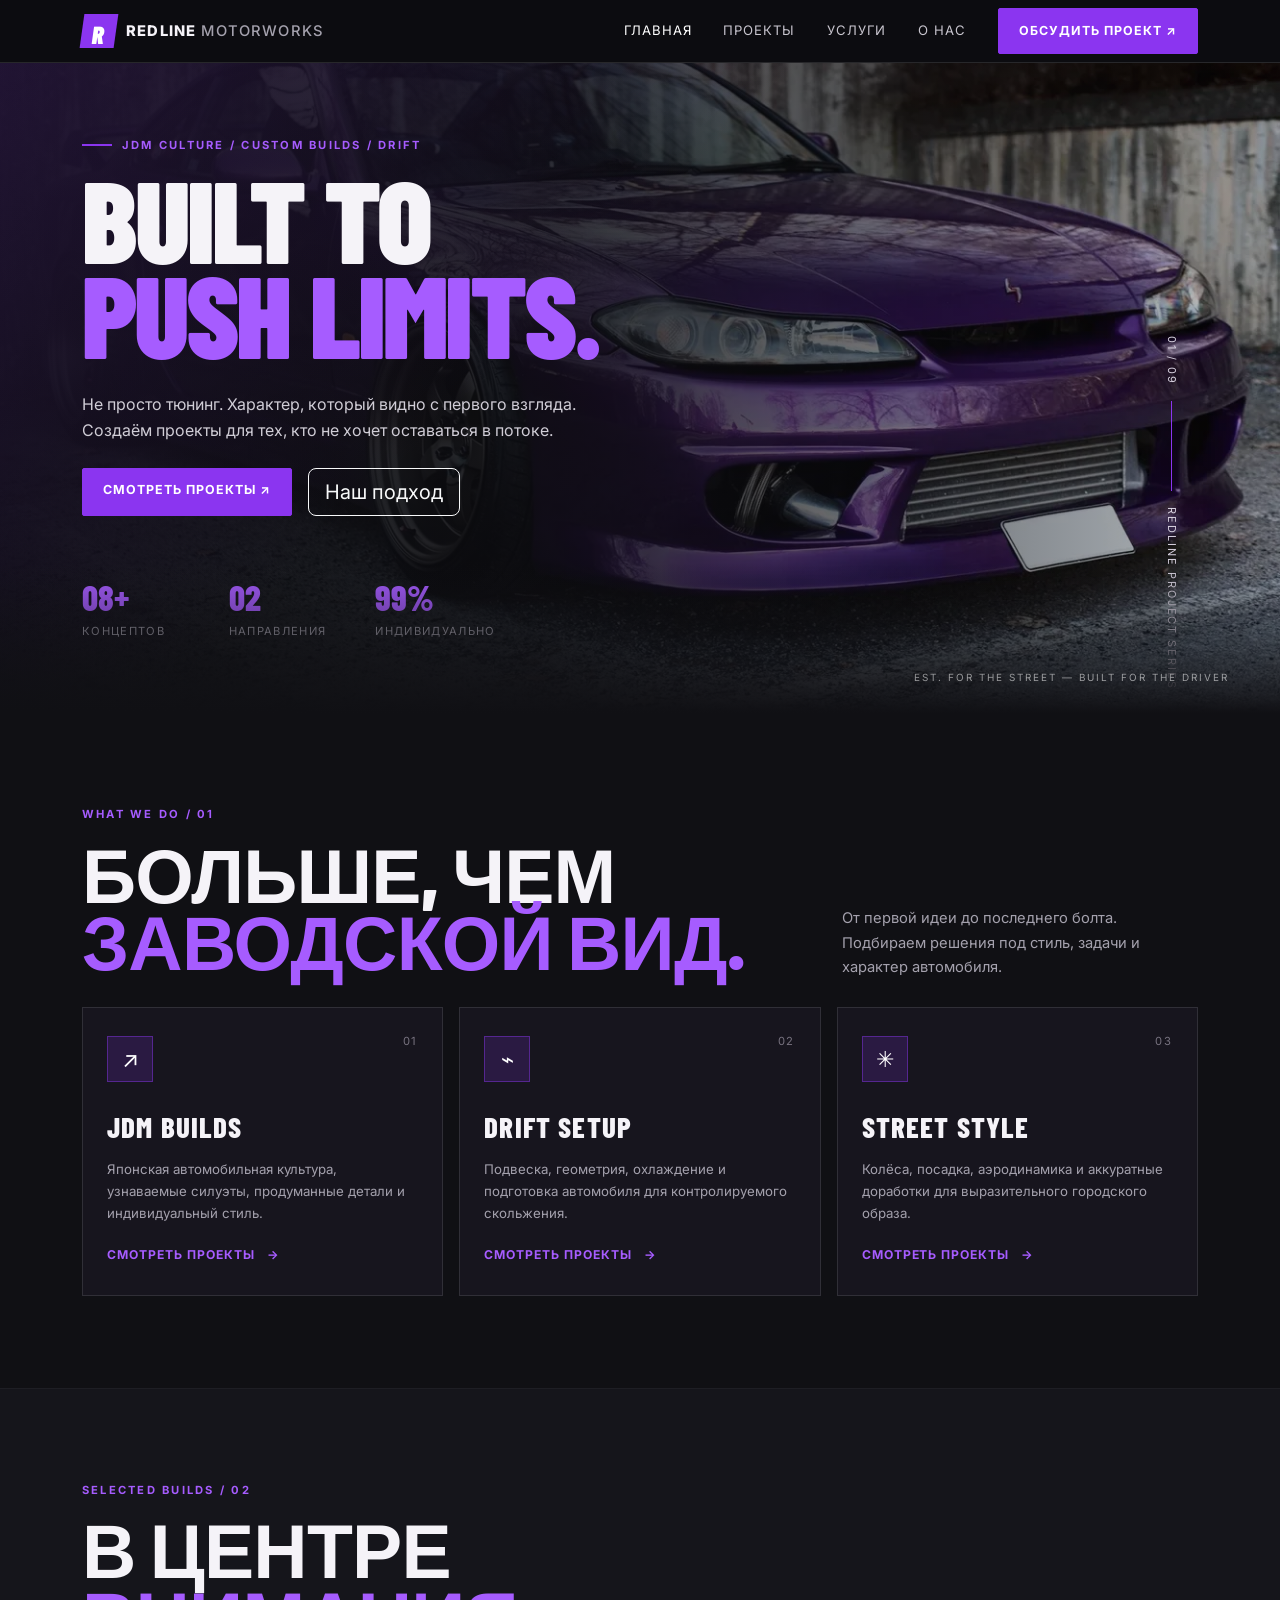
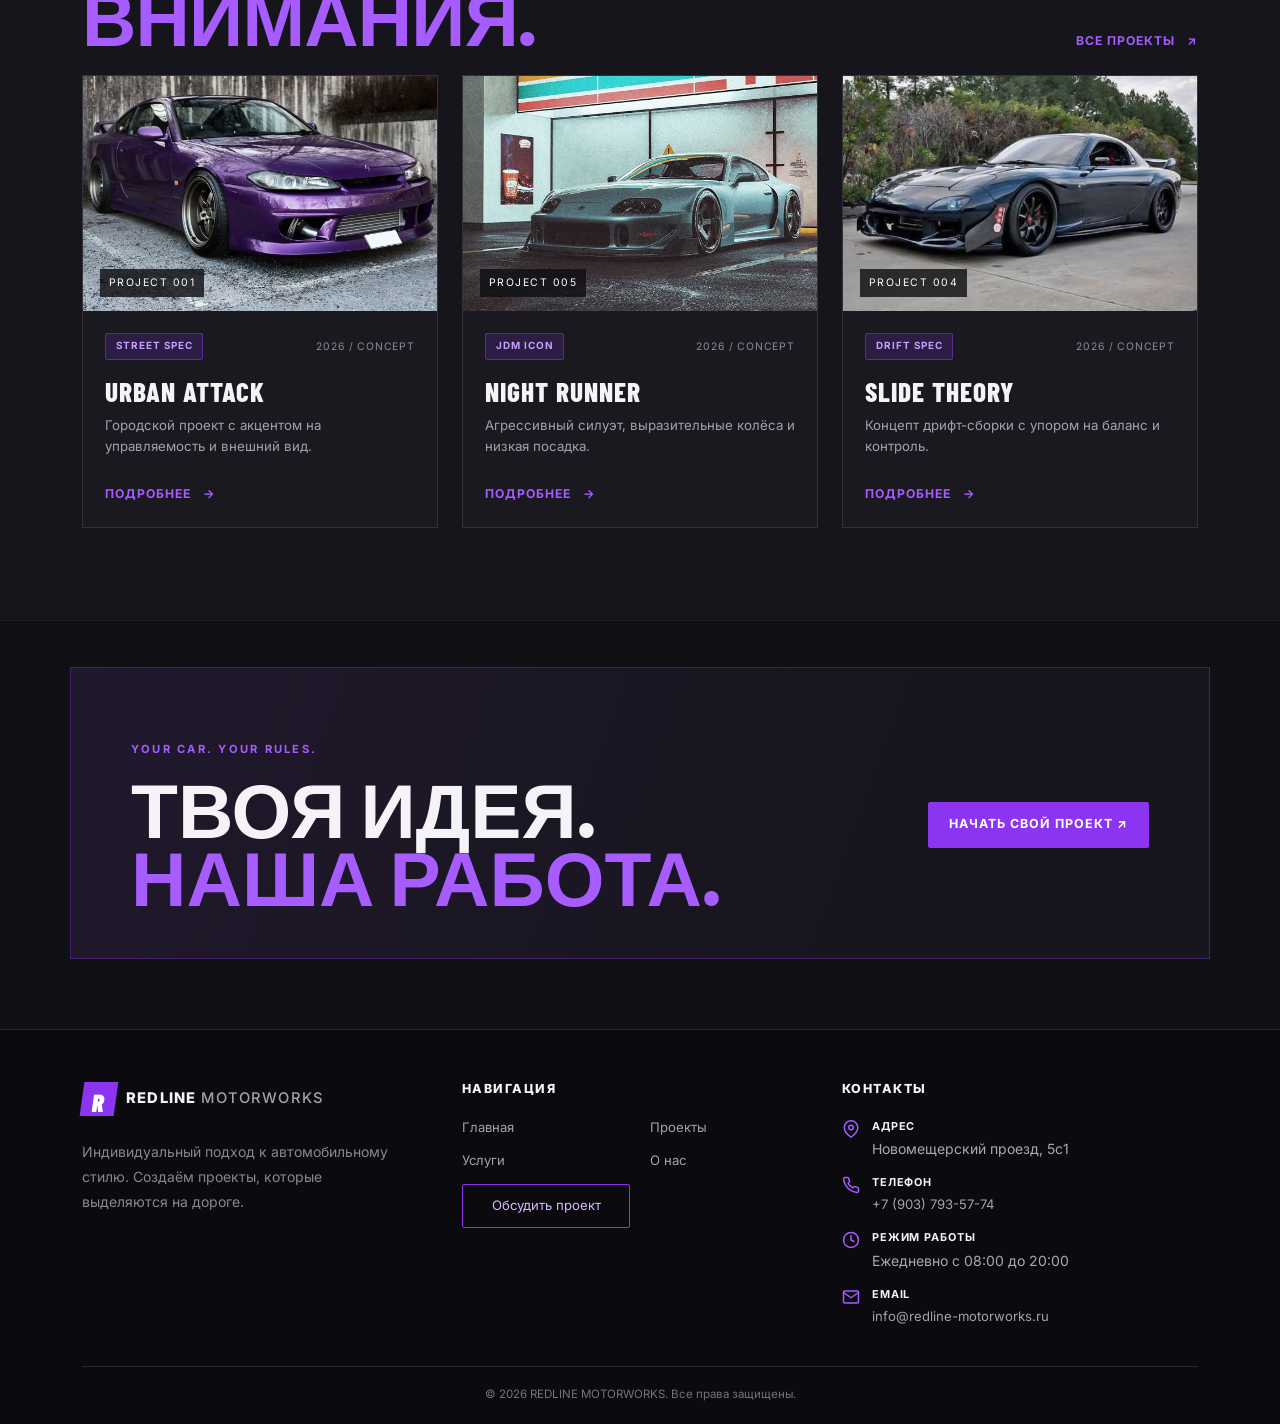
<file: index.html>
<!DOCTYPE html>
<html lang="ru">
<head>
  <meta charset="UTF-8">
  <meta name="viewport" content="width=device-width, initial-scale=1">
  <meta name="description" content="REDLINE MOTORWORKS — тюнинг спортивных автомобилей, JDM и drift-проекты.">
  <title>REDLINE MOTORWORKS — Built to Push Limits</title>
  <link href="vendor/bootstrap.min.css" rel="stylesheet">
  <link rel="stylesheet" href="css/custom.css">
</head>
<body>
  <nav class="navbar navbar-expand-lg navbar-dark site-navbar sticky-top">
    <div class="container">
      <a class="navbar-brand brand-lockup" href="index.html"><span class="brand-mark">R</span><span>REDLINE<span class="brand-light"> MOTORWORKS</span></span></a>
      <button class="navbar-toggler" type="button" data-bs-toggle="collapse" data-bs-target="#mainNav" aria-controls="mainNav" aria-expanded="false" aria-label="Открыть меню"><span class="navbar-toggler-icon"></span></button>
      <div class="collapse navbar-collapse" id="mainNav">
        <ul class="navbar-nav ms-auto align-items-lg-center gap-lg-3">
          <li class="nav-item"><a class="nav-link active" aria-current="page" href="index.html">Главная</a></li>
          <li class="nav-item"><a class="nav-link" href="catalog.html">Проекты</a></li>
          <li class="nav-item"><a class="nav-link" href="services.html">Услуги</a></li>
          <li class="nav-item"><a class="nav-link" href="contacts.html">О нас</a></li>
          <li class="nav-item"><a class="btn btn-redline btn-sm ms-lg-2" href="order.html">Обсудить проект <span aria-hidden="true">↗</span></a></li>
        </ul>
      </div>
    </div>
  </nav>

  <main>
    <section class="hero-section">
      <div class="hero-overlay"></div>
      <div class="container position-relative">
        <div class="row min-vh-hero align-items-center">
          <div class="col-12 col-lg-7 py-5">
            <p class="eyebrow"><span class="eyebrow-line"></span> JDM CULTURE / CUSTOM BUILDS / DRIFT</p>
            <h1 class="hero-title">BUILT TO<br><span>PUSH LIMITS.</span></h1>
            <p class="hero-copy">Не просто тюнинг. Характер, который видно с первого взгляда. Создаём проекты для тех, кто не хочет оставаться в потоке.</p>
            <div class="d-flex flex-wrap gap-3 mt-4">
              <a class="btn btn-redline btn-lg" href="catalog.html">Смотреть проекты <span aria-hidden="true">↗</span></a>
              <a class="btn btn-outline-light btn-lg" href="contacts.html">Наш подход</a>
            </div>
            <div class="hero-stats row g-3 mt-5">
                <div class="col-4">
  <div class="stat-number">
    <span class="counter" data-target="9" data-pad="2">00</span><span>+</span>
  </div>
  <div class="stat-label">концептов</div>
</div>

<div class="col-4">
  <div class="stat-number">
    <span class="counter" data-target="3" data-pad="2">00</span>
  </div>
  <div class="stat-label">направления</div>
</div>

<div class="col-4">
  <div class="stat-number">
    <span class="counter" data-target="100">0</span><span>%</span>
  </div>
  <div class="stat-label">индивидуально</div>
</div>

            </div>
          </div>
          <div class="col-lg-5 d-none d-lg-block">
            <div class="hero-side-note"><span>01 / 09</span><span class="vertical-line"></span><span>REDLINE PROJECT SERIES</span></div>
          </div>
        </div>
      </div>
      <div class="hero-bottom-label">EST. FOR THE STREET — BUILT FOR THE DRIVER</div>
    </section>

    <section class="section-space">
      <div class="container">
        <div class="section-heading row align-items-end gy-3 mb-4">
          <div class="col-md-8"><p class="eyebrow">WHAT WE DO / 01</p><h2 class="section-title">БОЛЬШЕ, ЧЕМ<br><span>ЗАВОДСКОЙ ВИД.</span></h2></div>
          <div class="col-md-4"><p class="muted-copy mb-1">От первой идеи до последнего болта. Подбираем решения под стиль, задачи и характер автомобиля.</p></div>
        </div>
        <div class="row g-3">
          <div class="col-12 col-md-4"><article class="service-card h-100"><span class="service-index">01</span><div class="service-icon">↗</div><h3>JDM BUILDS</h3><p>Японская автомобильная культура, узнаваемые силуэты, продуманные детали и индивидуальный стиль.</p><a href="catalog.html" class="text-link">Смотреть проекты <span>→</span></a></article></div>
          <div class="col-12 col-md-4"><article class="service-card h-100"><span class="service-index">02</span><div class="service-icon">⌁</div><h3>DRIFT SETUP</h3><p>Подвеска, геометрия, охлаждение и подготовка автомобиля для контролируемого скольжения.</p><a href="catalog.html" class="text-link">Смотреть проекты <span>→</span></a></article></div>
          <div class="col-12 col-md-4"><article class="service-card h-100"><span class="service-index">03</span><div class="service-icon">✳</div><h3>STREET STYLE</h3><p>Колёса, посадка, аэродинамика и аккуратные доработки для выразительного городского образа.</p><a href="catalog.html" class="text-link">Смотреть проекты <span>→</span></a></article></div>
        </div>
      </div>
    </section>

    <section class="section-space section-dark">
      <div class="container">
        <div class="d-flex flex-wrap align-items-end justify-content-between gap-3 mb-4">
          <div><p class="eyebrow">SELECTED BUILDS / 02</p><h2 class="section-title mb-0">В ЦЕНТРЕ<br><span>ВНИМАНИЯ.</span></h2></div>
          <a href="catalog.html" class="text-link">Все проекты <span>↗</span></a>
        </div>
        <div class="row g-4">
          <div class="col-12 col-md-6 col-lg-4">
            <article class="project-card h-100">
              <a href="product.html" class="project-image-link"><img src="images/Nissan_s15_tuning.webp" alt="Тюнингованный Nissan Silvia S15 в стиле street" class="project-image"><span class="project-number">PROJECT 001</span></a>
              <div class="project-info"><div class="d-flex justify-content-between align-items-center"><span class="badge badge-purple">STREET SPEC</span><span class="project-year">2026 / CONCEPT</span></div><h3>URBAN ATTACK</h3><p>Городской проект с акцентом на управляемость и внешний вид.</p><a href="product.html" class="text-link">Подробнее <span>→</span></a></div>
            </article>
          </div>
          <div class="col-12 col-md-6 col-lg-4">
            <article class="project-card h-100">
              <a href="supra.html" class="project-image-link"><img src="images/supra_tuning.jpg" alt="Тюнингованная Toyota Supra MK4" class="project-image"><span class="project-number">PROJECT 005</span></a>
              <div class="project-info"><div class="d-flex justify-content-between align-items-center"><span class="badge badge-purple">JDM ICON</span><span class="project-year">2026 / CONCEPT</span></div><h3>NIGHT RUNNER</h3><p>Агрессивный силуэт, выразительные колёса и низкая посадка.</p><a href="supra.html" class="text-link">Подробнее <span>→</span></a></div>
            </article>
          </div>
          <div class="col-12 col-md-6 col-lg-4">
            <article class="project-card h-100">
              <a href="mazda-rx7.html" class="project-image-link"><img src="images/RX-7_tuning.jpg" alt="Спортивный автомобиль в движении" class="project-image"><span class="project-number">PROJECT 004</span></a>
              <div class="project-info"><div class="d-flex justify-content-between align-items-center"><span class="badge badge-purple">DRIFT SPEC</span><span class="project-year">2026 / CONCEPT</span></div><h3>SLIDE THEORY</h3><p>Концепт дрифт-сборки с упором на баланс и контроль.</p><a href="mazda-rx7.html" class="text-link">Подробнее <span>→</span></a></div>
            </article>
          </div>
        </div>
      </div>
    </section>

    <section class="cta-section">
      <div class="container">
        <div class="cta-panel row align-items-center g-4">
          <div class="col-lg-8"><p class="eyebrow">YOUR CAR. YOUR RULES.</p><h2>ТВОЯ ИДЕЯ.<br><span>НАША РАБОТА.</span></h2></div>
          <div class="col-lg-4 text-lg-end"><a href="order.html" class="btn btn-redline btn-lg">Начать свой проект <span>↗</span></a></div>
        </div>
      </div>
    </section>
  </main>

  <footer class="site-footer">
  <div class="container">
    <div class="row g-4 footer-main">
      <div class="col-lg-4 footer-brand-column">
        <a class="navbar-brand brand-lockup footer-brand" href="index.html">
          <span class="brand-mark">R</span><span>REDLINE<span class="brand-light"> MOTORWORKS</span></span>
        </a>
        <p class="footer-description">Индивидуальный подход к автомобильному стилю. Создаём проекты, которые выделяются на дороге.</p>
      </div>

      <div class="col-lg-4 footer-navigation-column">
        <h5 class="footer-title">НАВИГАЦИЯ</h5>
        <nav class="footer-navigation" aria-label="Навигация в подвале">
          <a href="index.html">Главная</a>
          <a href="catalog.html">Проекты</a>
          <a href="services.html">Услуги</a>
          <a href="contacts.html">О нас</a>
          <a href="order.html">Обсудить проект</a>
        </nav>
      </div>

      <div class="col-lg-4 footer-contacts-column">
        <h5 class="footer-title">КОНТАКТЫ</h5>
        <ul class="footer-contacts">
          <li>
            <svg class="contact-icon" viewBox="0 0 24 24" fill="none" stroke="currentColor" stroke-width="2" stroke-linecap="round" stroke-linejoin="round">
              <path d="M21 10c0 7-9 13-9 13s-9-6-9-13a9 9 0 0 1 18 0z"></path>
              <circle cx="12" cy="10" r="3"></circle>
            </svg>
            <div>
              <span class="footer-contact-label">Адрес</span>
              <span>Новомещерский проезд, 5с1</span>
            </div>
          </li>

          <li>
            <svg class="contact-icon" viewBox="0 0 24 24" fill="none" stroke="currentColor" stroke-width="2" stroke-linecap="round" stroke-linejoin="round">
              <path d="M22 16.92v3a2 2 0 0 1-2.18 2 19.79 19.79 0 0 1-8.63-3.07 19.5 19.5 0 0 1-6-6 19.79 19.79 0 0 1-3.07-8.67A2 2 0 0 1 4.11 2h3a2 2 0 0 1 2 1.72 12.84 12.84 0 0 0 .7 2.81 2 2 0 0 1-.45 2.11L8.09 9.91a16 16 0 0 0 6 6l1.27-1.27a2 2 0 0 1 2.11-.45 12.84 12.84 0 0 0 2.81.7A2 2 0 0 1 22 16.92z"></path>
            </svg>
            <div>
              <span class="footer-contact-label">Телефон</span>
              <a href="tel:+79037935774">+7 (903) 793-57-74</a>
            </div>
          </li>

          <li>
            <svg class="contact-icon" viewBox="0 0 24 24" fill="none" stroke="currentColor" stroke-width="2" stroke-linecap="round" stroke-linejoin="round">
              <circle cx="12" cy="12" r="10"></circle>
              <polyline points="12 6 12 12 16 14"></polyline>
            </svg>
            <div>
              <span class="footer-contact-label">Режим работы</span>
              <span>Ежедневно с 08:00 до 20:00</span>
            </div>
          </li>

          <li>
            <svg class="contact-icon" viewBox="0 0 24 24" fill="none" stroke="currentColor" stroke-width="2" stroke-linecap="round" stroke-linejoin="round">
              <path d="M4 4h16c1.1 0 2 .9 2 2v12c0 1.1-.9 2-2 2H4c-1.1 0-2-.9-2-2V6c0-1.1.9-2 2-2z"></path>
              <polyline points="22,6 12,13 2,6"></polyline>
            </svg>
            <div>
              <span class="footer-contact-label">Email</span>
              <a href="mailto:info@redline-motorworks.ru">info@redline-motorworks.ru</a>
            </div>
          </li>
        </ul>
      </div>
    </div>

    <div class="footer-bottom">
      <p>© 2026 REDLINE MOTORWORKS. Все права защищены.</p>
    </div>
  </div>
</footer>
  <script src="vendor/bootstrap.bundle.min.js"></script>
  <script src="js/main.js"></script>
</body>
</html>
</file>
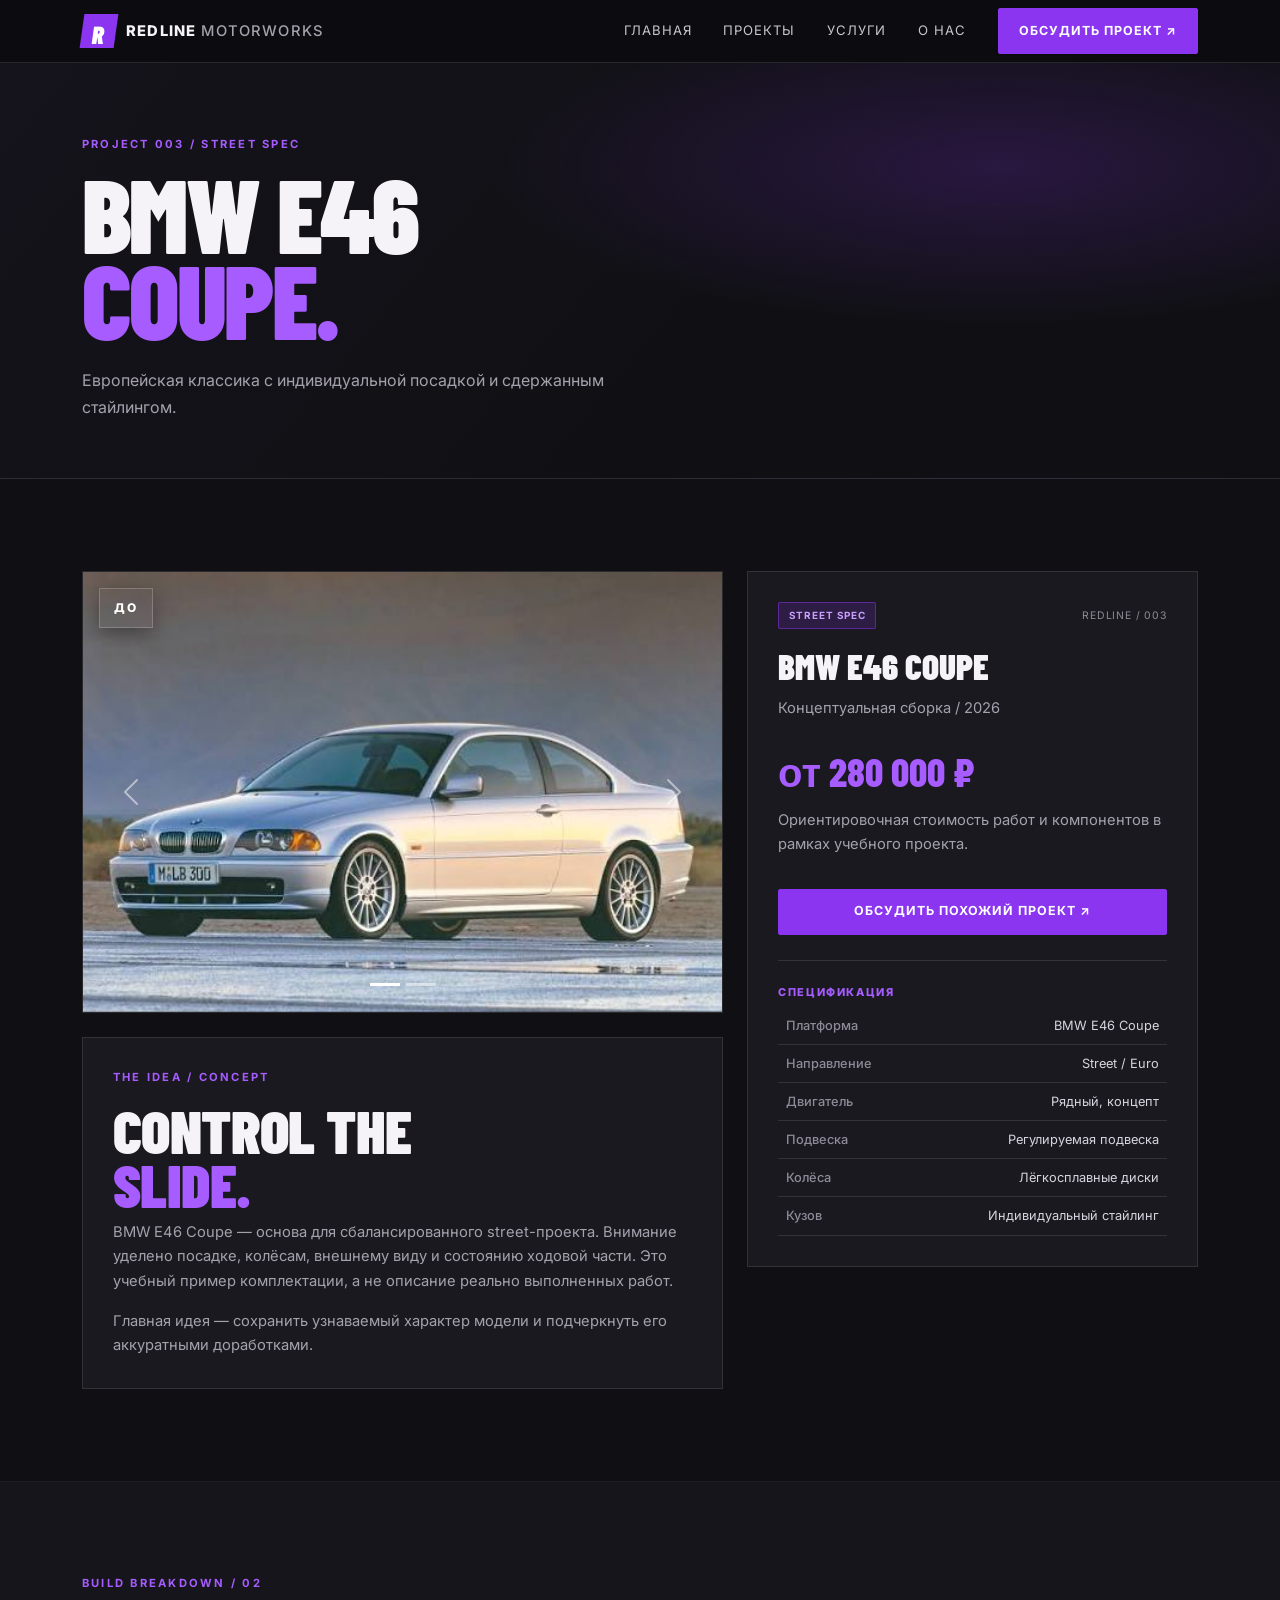
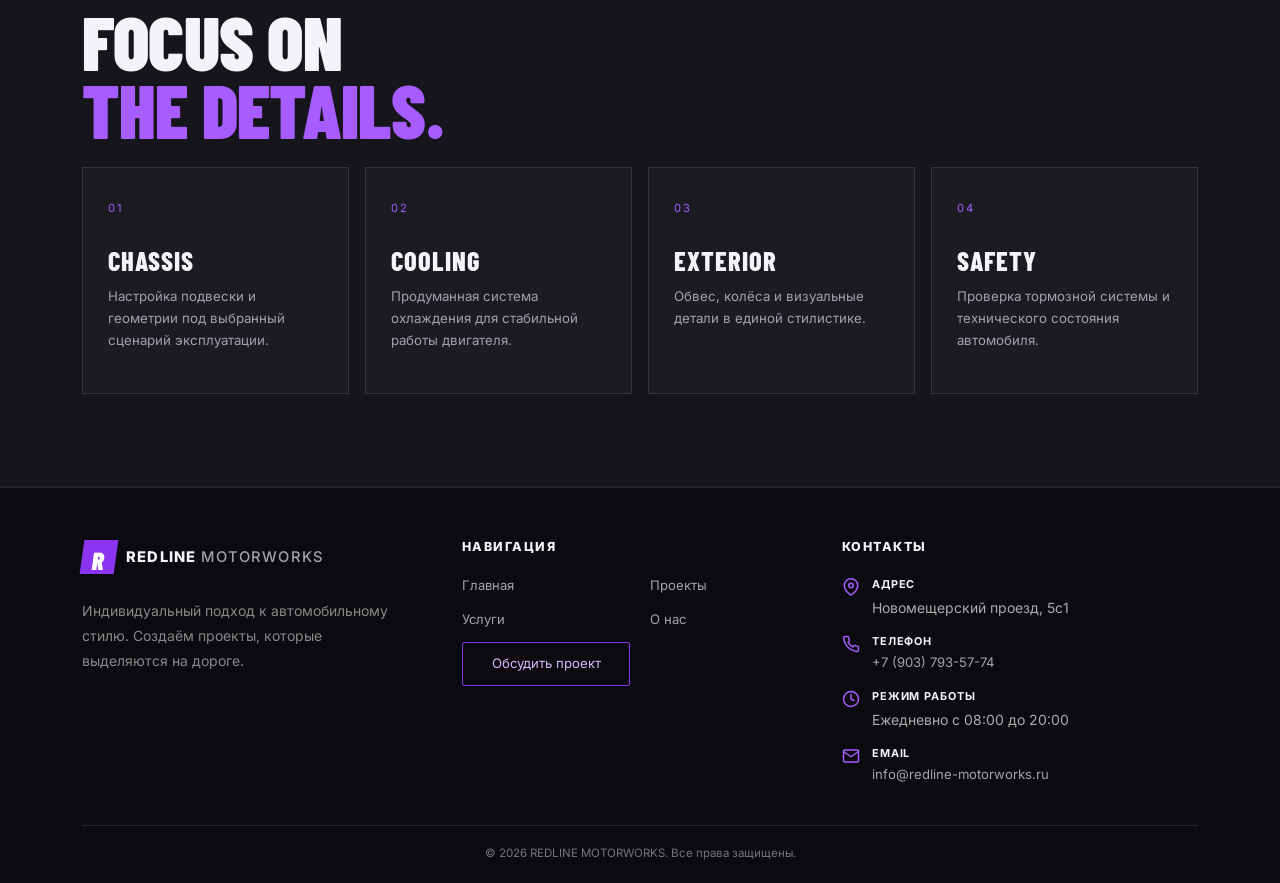
<file: bmw-e46.html>
<!DOCTYPE html>
<html lang="ru">
<head>
  <meta charset="UTF-8"><meta name="viewport" content="width=device-width, initial-scale=1">
  <meta name="description" content="Подробности проекта BMW E46 Coupe от REDLINE MOTORWORKS.">
  <title>BMW E46 Coupe — REDLINE MOTORWORKS</title>
  <link href="vendor/bootstrap.min.css" rel="stylesheet"><link rel="stylesheet" href="css/custom.css">
</head>
<body>
<nav class="navbar navbar-expand-lg navbar-dark site-navbar sticky-top">
    <div class="container">
      <a class="navbar-brand brand-lockup" href="index.html"><span class="brand-mark">R</span><span>REDLINE<span class="brand-light"> MOTORWORKS</span></span></a>
      <button class="navbar-toggler" type="button" data-bs-toggle="collapse" data-bs-target="#mainNav" aria-controls="mainNav" aria-expanded="false" aria-label="Открыть меню"><span class="navbar-toggler-icon"></span></button>
      <div class="collapse navbar-collapse" id="mainNav">
        <ul class="navbar-nav ms-auto align-items-lg-center gap-lg-3">
          <li class="nav-item"><a class="nav-link" href="index.html">Главная</a></li>
          <li class="nav-item"><a class="nav-link" href="catalog.html">Проекты</a></li>
          <li class="nav-item"><a class="nav-link" href="services.html">Услуги</a></li>
          <li class="nav-item"><a class="nav-link" href="contacts.html">О нас</a></li>
          <li class="nav-item"><a class="btn btn-redline btn-sm ms-lg-2" href="order.html">Обсудить проект <span aria-hidden="true">↗</span></a></li>
        </ul>
      </div>
    </div>
  </nav>
<main>
  <section class="page-hero page-hero-compact"><div class="container"><p class="eyebrow">PROJECT 003 / STREET SPEC</p><h1 class="page-title">BMW E46<br><span>COUPE.</span></h1><p class="page-lead">Европейская классика с индивидуальной посадкой и сдержанным стайлингом.</p></div></section>
  <section class="section-space"><div class="container">
    <div class="row g-4 align-items-start">
      <div class="col-12 col-lg-7">
        <div id="projectGallery" class="carousel slide redline-carousel" data-bs-ride="false">
          <div class="carousel-indicators"><button type="button" data-bs-target="#projectGallery" data-bs-slide-to="0" class="active" aria-current="true" aria-label="Фото 1"></button><button type="button" data-bs-target="#projectGallery" data-bs-slide-to="1" aria-label="Фото 2"></button></div>
          <div class="carousel-inner">
            <div class="carousel-item active"><span class="photo-stage-label">ДО</span><img src="images/BMW.jpg" class="d-block w-100 gallery-image" alt="BMW E46 Coupe до тюнинга"></div>
            <div class="carousel-item"><span class="photo-stage-label">ПОСЛЕ</span><img src="images/BMW_tuning.jpg" class="d-block w-100 gallery-image" alt="BMW E46 Coupe после тюнинга"></div>
          </div>
          <button class="carousel-control-prev" type="button" data-bs-target="#projectGallery" data-bs-slide="prev"><span class="carousel-control-prev-icon" aria-hidden="true"></span><span class="visually-hidden">Предыдущее фото</span></button>
          <button class="carousel-control-next" type="button" data-bs-target="#projectGallery" data-bs-slide="next"><span class="carousel-control-next-icon" aria-hidden="true"></span><span class="visually-hidden">Следующее фото</span></button>
        </div>
        <div class="content-panel mt-4"><p class="eyebrow">THE IDEA / CONCEPT</p><h2 class="section-title section-title-small">CONTROL THE<br><span>SLIDE.</span></h2><p class="muted-copy">BMW E46 Coupe — основа для сбалансированного street-проекта. Внимание уделено посадке, колёсам, внешнему виду и состоянию ходовой части. Это учебный пример комплектации, а не описание реально выполненных работ.</p><p class="muted-copy mb-0">Главная идея — сохранить узнаваемый характер модели и подчеркнуть его аккуратными доработками.</p></div>
      </div>
      <div class="col-12 col-lg-5">
        <div class="spec-panel">
          <div class="d-flex justify-content-between align-items-center mb-3"><span class="badge badge-purple">STREET SPEC</span><span class="project-year">REDLINE / 003</span></div>
          <h2 class="spec-title">BMW E46 COUPE</h2><p class="muted-copy">Концептуальная сборка / 2026</p>
          <div class="spec-price">от 280 000 ₽</div><p class="small muted-copy">Ориентировочная стоимость работ и компонентов в рамках учебного проекта.</p>
          <a href="order.html" class="btn btn-redline btn-lg w-100 mt-3">Обсудить похожий проект ↗</a>
          <hr class="divider-line">
          <h3 class="subheading">СПЕЦИФИКАЦИЯ</h3>
          <div class="table-responsive"><table class="table table-dark table-spec mb-0"><tbody>
            <tr><th scope="row">Платформа</th><td>BMW E46 Coupe</td></tr>
            <tr><th scope="row">Направление</th><td>Street / Euro</td></tr>
            <tr><th scope="row">Двигатель</th><td>Рядный, концепт</td></tr>
            <tr><th scope="row">Подвеска</th><td>Регулируемая подвеска</td></tr>
            <tr><th scope="row">Колёса</th><td>Лёгкосплавные диски</td></tr>
            <tr><th scope="row">Кузов</th><td>Индивидуальный стайлинг</td></tr>
          </tbody></table></div>
        </div>
      </div>
    </div>
  </div></section>
  <section class="section-space section-dark"><div class="container"><p class="eyebrow">BUILD BREAKDOWN / 02</p><h2 class="section-title">FOCUS ON<br><span>THE DETAILS.</span></h2><div class="row g-3 mt-2">
    <div class="col-12 col-md-6 col-lg-3"><div class="detail-tile"><span>01</span><h3>CHASSIS</h3><p>Настройка подвески и геометрии под выбранный сценарий эксплуатации.</p></div></div>
    <div class="col-12 col-md-6 col-lg-3"><div class="detail-tile"><span>02</span><h3>COOLING</h3><p>Продуманная система охлаждения для стабильной работы двигателя.</p></div></div>
    <div class="col-12 col-md-6 col-lg-3"><div class="detail-tile"><span>03</span><h3>EXTERIOR</h3><p>Обвес, колёса и визуальные детали в единой стилистике.</p></div></div>
    <div class="col-12 col-md-6 col-lg-3"><div class="detail-tile"><span>04</span><h3>SAFETY</h3><p>Проверка тормозной системы и технического состояния автомобиля.</p></div></div>
  </div></div></section>
</main>
<footer class="site-footer">
  <div class="container">
    <div class="row g-4 footer-main">
      <div class="col-lg-4 footer-brand-column">
        <a class="navbar-brand brand-lockup footer-brand" href="index.html">
          <span class="brand-mark">R</span><span>REDLINE<span class="brand-light"> MOTORWORKS</span></span>
        </a>
        <p class="footer-description">Индивидуальный подход к автомобильному стилю. Создаём проекты, которые выделяются на дороге.</p>
      </div>

      <div class="col-lg-4 footer-navigation-column">
        <h5 class="footer-title">НАВИГАЦИЯ</h5>
        <nav class="footer-navigation" aria-label="Навигация в подвале">
          <a href="index.html">Главная</a>
          <a href="catalog.html">Проекты</a>
          <a href="services.html">Услуги</a>
          <a href="contacts.html">О нас</a>
          <a href="order.html">Обсудить проект</a>
        </nav>
      </div>

      <div class="col-lg-4 footer-contacts-column">
        <h5 class="footer-title">КОНТАКТЫ</h5>
        <ul class="footer-contacts">
          <li>
            <svg class="contact-icon" viewBox="0 0 24 24" fill="none" stroke="currentColor" stroke-width="2" stroke-linecap="round" stroke-linejoin="round">
              <path d="M21 10c0 7-9 13-9 13s-9-6-9-13a9 9 0 0 1 18 0z"></path>
              <circle cx="12" cy="10" r="3"></circle>
            </svg>
            <div>
              <span class="footer-contact-label">Адрес</span>
              <span>Новомещерский проезд, 5с1</span>
            </div>
          </li>

          <li>
            <svg class="contact-icon" viewBox="0 0 24 24" fill="none" stroke="currentColor" stroke-width="2" stroke-linecap="round" stroke-linejoin="round">
              <path d="M22 16.92v3a2 2 0 0 1-2.18 2 19.79 19.79 0 0 1-8.63-3.07 19.5 19.5 0 0 1-6-6 19.79 19.79 0 0 1-3.07-8.67A2 2 0 0 1 4.11 2h3a2 2 0 0 1 2 1.72 12.84 12.84 0 0 0 .7 2.81 2 2 0 0 1-.45 2.11L8.09 9.91a16 16 0 0 0 6 6l1.27-1.27a2 2 0 0 1 2.11-.45 12.84 12.84 0 0 0 2.81.7A2 2 0 0 1 22 16.92z"></path>
            </svg>
            <div>
              <span class="footer-contact-label">Телефон</span>
              <a href="tel:+79037935774">+7 (903) 793-57-74</a>
            </div>
          </li>

          <li>
            <svg class="contact-icon" viewBox="0 0 24 24" fill="none" stroke="currentColor" stroke-width="2" stroke-linecap="round" stroke-linejoin="round">
              <circle cx="12" cy="12" r="10"></circle>
              <polyline points="12 6 12 12 16 14"></polyline>
            </svg>
            <div>
              <span class="footer-contact-label">Режим работы</span>
              <span>Ежедневно с 08:00 до 20:00</span>
            </div>
          </li>

          <li>
            <svg class="contact-icon" viewBox="0 0 24 24" fill="none" stroke="currentColor" stroke-width="2" stroke-linecap="round" stroke-linejoin="round">
              <path d="M4 4h16c1.1 0 2 .9 2 2v12c0 1.1-.9 2-2 2H4c-1.1 0-2-.9-2-2V6c0-1.1.9-2 2-2z"></path>
              <polyline points="22,6 12,13 2,6"></polyline>
            </svg>
            <div>
              <span class="footer-contact-label">Email</span>
              <a href="mailto:info@redline-motorworks.ru">info@redline-motorworks.ru</a>
            </div>
          </li>
        </ul>
      </div>
    </div>

    <div class="footer-bottom">
      <p>© 2026 REDLINE MOTORWORKS. Все права защищены.</p>
    </div>
  </div>
</footer>
<script src="vendor/bootstrap.bundle.min.js"></script>
  <script src="js/main.js"></script>
</body></html>
</file>
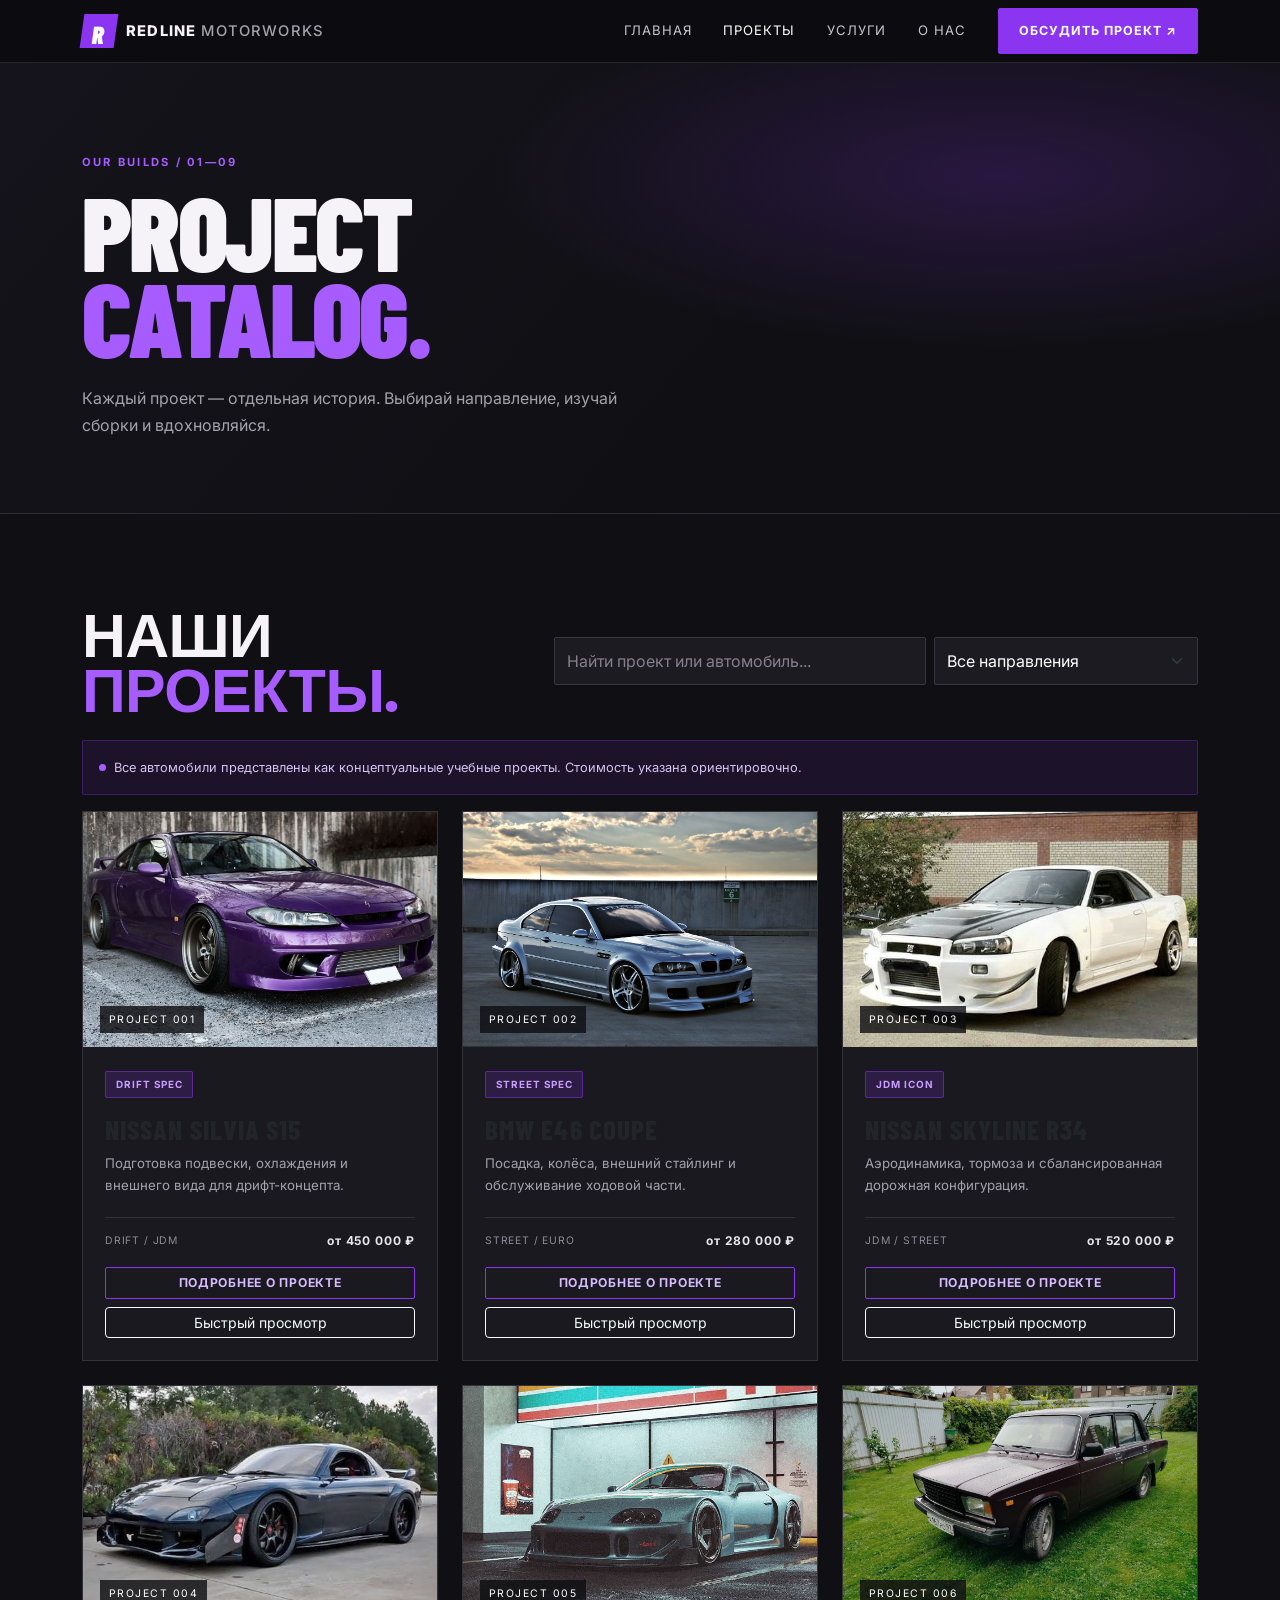
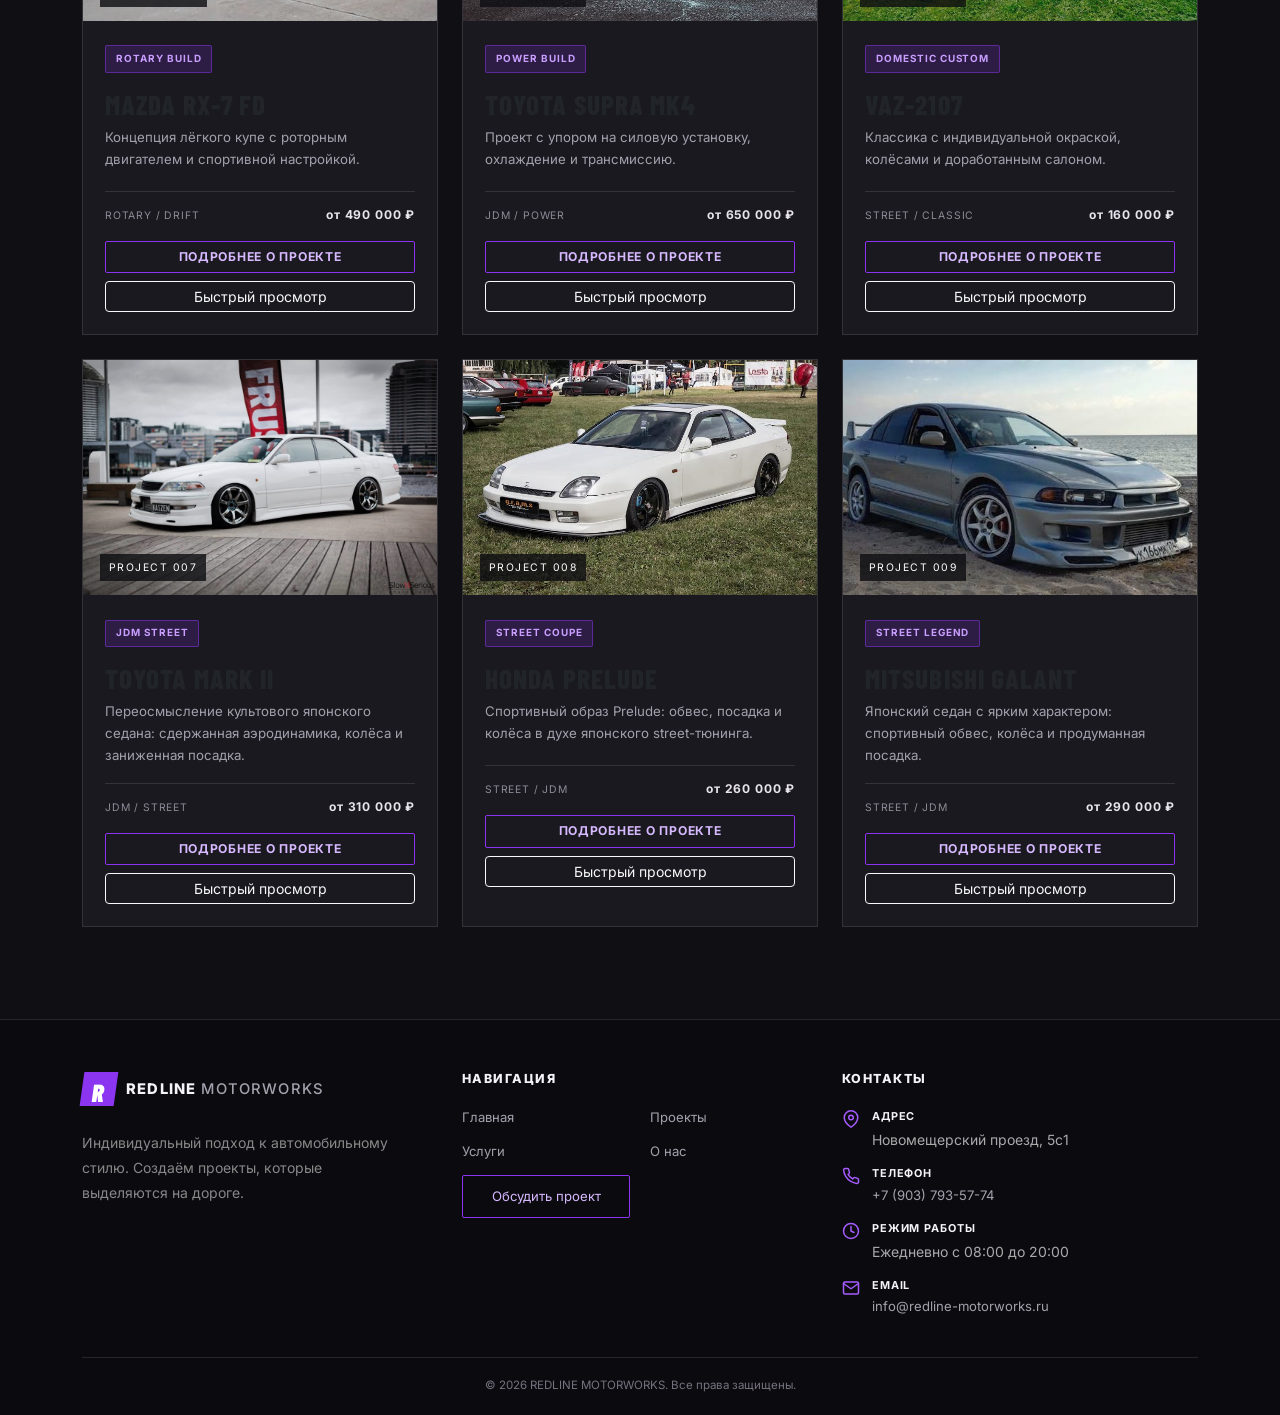
<file: catalog.html>
<!DOCTYPE html>
<html lang="ru">
<head>
  <meta charset="UTF-8"><meta name="viewport" content="width=device-width, initial-scale=1">
  <meta name="description" content="Каталог автомобильных проектов REDLINE MOTORWORKS: JDM, drift и street builds.">
  <title>Проекты — REDLINE MOTORWORKS</title>
  <link href="vendor/bootstrap.min.css" rel="stylesheet">
  <link rel="stylesheet" href="css/custom.css">
</head>
<body>
<nav class="navbar navbar-expand-lg navbar-dark site-navbar sticky-top">
    <div class="container">
      <a class="navbar-brand brand-lockup" href="index.html"><span class="brand-mark">R</span><span>REDLINE<span class="brand-light"> MOTORWORKS</span></span></a>
      <button class="navbar-toggler" type="button" data-bs-toggle="collapse" data-bs-target="#mainNav" aria-controls="mainNav" aria-expanded="false" aria-label="Открыть меню"><span class="navbar-toggler-icon"></span></button>
      <div class="collapse navbar-collapse" id="mainNav">
        <ul class="navbar-nav ms-auto align-items-lg-center gap-lg-3">
          <li class="nav-item"><a class="nav-link" href="index.html">Главная</a></li>
          <li class="nav-item"><a class="nav-link active" aria-current="page" href="catalog.html">Проекты</a></li>
          <li class="nav-item"><a class="nav-link" href="services.html">Услуги</a></li>
          <li class="nav-item"><a class="nav-link" href="contacts.html">О нас</a></li>
          <li class="nav-item"><a class="btn btn-redline btn-sm ms-lg-2" href="order.html">Обсудить проект <span aria-hidden="true">↗</span></a></li>
        </ul>
      </div>
    </div>
  </nav>
<main>
  <section class="page-hero"><div class="container"><p class="eyebrow">OUR BUILDS / 01—09</p><h1 class="page-title">PROJECT<br><span>CATALOG.</span></h1><p class="page-lead">Каждый проект — отдельная история. Выбирай направление, изучай сборки и вдохновляйся.</p></div></section>
  <section class="section-space">
    <div class="container">
      <div class="row align-items-center g-3 mb-4">
        <div class="col-lg-5"><h2 class="section-title section-title-small mb-0">НАШИ <span>ПРОЕКТЫ.</span></h2></div>
        <div class="col-lg-7"><div class="row g-2">
          <div class="col-md-7"><label class="visually-hidden" for="projectSearch">Поиск проектов</label><input class="form-control redline-input" id="projectSearch" type="search" placeholder="Найти проект или автомобиль..."></div>
          <div class="col-md-5"><label class="visually-hidden" for="categoryFilter">Категория проекта</label><select class="form-select redline-input" id="categoryFilter"><option value="all">Все направления</option><option value="jdm">JDM</option><option value="drift">Drift</option><option value="street">Street</option></select></div>
        </div></div>
      </div>
      <div class="alert alert-dark-redline d-flex align-items-center gap-2" role="alert"><span class="alert-dot"></span><span>Все автомобили представлены как концептуальные учебные проекты. Стоимость указана ориентировочно.</span></div>
      <div class="row g-4" id="projectGrid">
        <div class="col-12 col-md-6 col-lg-4 project-item" data-category="drift" data-search="nissan silvia s15 drift slide theory"><article class="card project-card h-100 rounded-0"><a href="product.html" class="project-image-link"><img class="project-image" src="images/Nissan_s15_tuning.webp" alt="Спортивный автомобиль для проекта дрифт"><span class="project-number">PROJECT 001</span></a><div class="project-info"><span class="badge badge-purple">DRIFT SPEC</span><h3>NISSAN SILVIA S15</h3><p>Подготовка подвески, охлаждения и внешнего вида для дрифт-концепта.</p><div class="project-meta"><span>DRIFT / JDM</span><strong>от 450 000 ₽</strong></div><a class="btn btn-outline-redline w-100 mt-3" href="product.html">Подробнее о проекте</a>
<button class="btn btn-outline-light btn-sm w-100 mt-2" type="button" data-bs-toggle="modal" data-bs-target="#projectModal" data-project="NISSAN SILVIA S15" data-description="Подготовка подвески, охлаждения и внешнего вида для дрифт-концепта." data-url="product.html">Быстрый просмотр</button></div></article></div>
        <div class="col-12 col-md-6 col-lg-4 project-item" data-category="street" data-search="bmw e46 coupe street"><article class="card project-card h-100 rounded-0"><a href="bmw-e46.html" class="project-image-link"><img class="project-image" src="images/BMW_tuning.jpg" alt="Купе для городского тюнинг-проекта"><span class="project-number">PROJECT 002</span></a><div class="project-info"><span class="badge badge-purple">STREET SPEC</span><h3>BMW E46 COUPE</h3><p>Посадка, колёса, внешний стайлинг и обслуживание ходовой части.</p><div class="project-meta"><span>STREET / EURO</span><strong>от 280 000 ₽</strong></div><a class="btn btn-outline-redline w-100 mt-3" href="bmw-e46.html">Подробнее о проекте</a>
<button class="btn btn-outline-light btn-sm w-100 mt-2" type="button" data-bs-toggle="modal" data-bs-target="#projectModal" data-project="BMW E46 COUPE" data-description="Посадка, колёса, внешний стайлинг и обслуживание ходовой части." data-url="bmw-e46.html">Быстрый просмотр</button></div></article></div>
        <div class="col-12 col-md-6 col-lg-4 project-item" data-category="jdm" data-search="nissan skyline r34 jdm night runner"><article class="card project-card h-100 rounded-0"><a href="skyline.html" class="project-image-link"><img class="project-image" src="images/Skyline_tuning.jpg" alt="Спортивный автомобиль в стиле JDM"><span class="project-number">PROJECT 003</span></a><div class="project-info"><span class="badge badge-purple">JDM ICON</span><h3>NISSAN SKYLINE R34</h3><p>Аэродинамика, тормоза и сбалансированная дорожная конфигурация.</p><div class="project-meta"><span>JDM / STREET</span><strong>от 520 000 ₽</strong></div><a class="btn btn-outline-redline w-100 mt-3" href="skyline.html">Подробнее о проекте</a>
<button class="btn btn-outline-light btn-sm w-100 mt-2" type="button" data-bs-toggle="modal" data-bs-target="#projectModal" data-project="NISSAN SKYLINE R34" data-description="Аэродинамика, тормоза и сбалансированная дорожная конфигурация." data-url="skyline.html">Быстрый просмотр</button></div></article></div>
        <div class="col-12 col-md-6 col-lg-4 project-item" data-category="drift" data-search="mazda rx7 fd rotary drift"><article class="card project-card h-100 rounded-0"><a href="mazda-rx7.html" class="project-image-link"><img class="project-image" src="images/RX-7_tuning.jpg" alt="Спортивное купе в концепции rotary build"><span class="project-number">PROJECT 004</span></a><div class="project-info"><span class="badge badge-purple">ROTARY BUILD</span><h3>MAZDA RX-7 FD</h3><p>Концепция лёгкого купе с роторным двигателем и спортивной настройкой.</p><div class="project-meta"><span>ROTARY / DRIFT</span><strong>от 490 000 ₽</strong></div><a class="btn btn-outline-redline w-100 mt-3" href="mazda-rx7.html">Подробнее о проекте</a>
<button class="btn btn-outline-light btn-sm w-100 mt-2" type="button" data-bs-toggle="modal" data-bs-target="#projectModal" data-project="MAZDA RX-7 FD" data-description="Концепция лёгкого купе с роторным двигателем и спортивной настройкой." data-url="mazda-rx7.html">Быстрый просмотр</button></div></article></div>
        <div class="col-12 col-md-6 col-lg-4 project-item" data-category="jdm" data-search="toyota supra mk4 power build"><article class="card project-card h-100 rounded-0"><a href="supra.html" class="project-image-link"><img class="project-image" src="images/supra_tuning.jpg" alt="Спортивное купе для мощной сборки"><span class="project-number">PROJECT 005</span></a><div class="project-info"><span class="badge badge-purple">POWER BUILD</span><h3>TOYOTA SUPRA MK4</h3><p>Проект с упором на силовую установку, охлаждение и трансмиссию.</p><div class="project-meta"><span>JDM / POWER</span><strong>от 650 000 ₽</strong></div><a class="btn btn-outline-redline w-100 mt-3" href="supra.html">Подробнее о проекте</a>
<button class="btn btn-outline-light btn-sm w-100 mt-2" type="button" data-bs-toggle="modal" data-bs-target="#projectModal" data-project="TOYOTA SUPRA MK4" data-description="Проект с упором на силовую установку, охлаждение и трансмиссию." data-url="supra.html">Быстрый просмотр</button></div></article></div>
        <div class="col-12 col-md-6 col-lg-4 project-item" data-category="street" data-search="vaz 2107 domestic custom street"><article class="card project-card h-100 rounded-0"><a href="vaz-2107.html" class="project-image-link"><img class="project-image" src="images/vaz_tuning.jpg" alt="Классический автомобильный проект"><span class="project-number">PROJECT 006</span></a><div class="project-info"><span class="badge badge-purple">DOMESTIC CUSTOM</span><h3>VAZ-2107</h3><p>Классика с индивидуальной окраской, колёсами и доработанным салоном.</p><div class="project-meta"><span>STREET / CLASSIC</span><strong>от 160 000 ₽</strong></div><a class="btn btn-outline-redline w-100 mt-3" href="vaz-2107.html">Подробнее о проекте</a>
<button class="btn btn-outline-light btn-sm w-100 mt-2" type="button" data-bs-toggle="modal" data-bs-target="#projectModal" data-project="VAZ-2107" data-description="Классика с индивидуальной окраской, колёсами и доработанным салоном." data-url="vaz-2107.html">Быстрый просмотр</button></div></article></div>
        <div class="col-12 col-md-6 col-lg-4 project-item" data-category="jdm" data-search="toyota mark ii jdm street марк тойота марк 2 марк ii">
          <article class="card project-card h-100 rounded-0">
            <a href="toyota-mark-ii.html" class="project-image-link"><img class="project-image" src="images/mark_tuning.jpg" alt="Toyota Mark II в тюнинг-концепте" loading="lazy"><span class="project-number">PROJECT 007</span></a>
            <div class="project-info">
              <span class="badge badge-purple">JDM STREET</span><h3>TOYOTA MARK II</h3><p>Переосмысление культового японского седана: сдержанная аэродинамика, колёса и заниженная посадка.</p>
              <div class="project-meta"><span>JDM / STREET</span><strong>от 310 000 ₽</strong></div>
              <a class="btn btn-outline-redline w-100 mt-3" href="toyota-mark-ii.html">Подробнее о проекте</a>
              <button class="btn btn-outline-light btn-sm w-100 mt-2" type="button" data-bs-toggle="modal" data-bs-target="#projectModal" data-project="TOYOTA MARK II" data-description="Переосмысление культового японского седана: сдержанная аэродинамика, колёса и заниженная посадка." data-url="toyota-mark-ii.html">Быстрый просмотр</button>
            </div>
          </article>
        </div>
        <div class="col-12 col-md-6 col-lg-4 project-item" data-category="street" data-search="honda prelude street jdm хонда прелюд хонда купе">
          <article class="card project-card h-100 rounded-0">
            <a href="honda-prelude.html" class="project-image-link"><img class="project-image" src="images/honda_tuning.jpg" alt="Honda Prelude в тюнинг-концепте" loading="lazy"><span class="project-number">PROJECT 008</span></a>
            <div class="project-info">
              <span class="badge badge-purple">STREET COUPE</span><h3>HONDA PRELUDE</h3><p>Спортивный образ Prelude: обвес, посадка и колёса в духе японского street-тюнинга.</p>
              <div class="project-meta"><span>STREET / JDM</span><strong>от 260 000 ₽</strong></div>
              <a class="btn btn-outline-redline w-100 mt-3" href="honda-prelude.html">Подробнее о проекте</a>
              <button class="btn btn-outline-light btn-sm w-100 mt-2" type="button" data-bs-toggle="modal" data-bs-target="#projectModal" data-project="HONDA PRELUDE" data-description="Спортивный образ Prelude: обвес, посадка и колёса в духе японского street-тюнинга." data-url="honda-prelude.html">Быстрый просмотр</button>
            </div>
          </article>
        </div>
        <div class="col-12 col-md-6 col-lg-4 project-item" data-category="street" data-search="mitsubishi galant street jdm митсубиси галант мицубиси седан">
          <article class="card project-card h-100 rounded-0">
            <a href="mitsubishi-galant.html" class="project-image-link"><img class="project-image" src="images/galant_tuning.jpg" alt="Mitsubishi Galant в тюнинг-концепте" loading="lazy"><span class="project-number">PROJECT 009</span></a>
            <div class="project-info">
              <span class="badge badge-purple">STREET LEGEND</span><h3>MITSUBISHI GALANT</h3><p>Японский седан с ярким характером: спортивный обвес, колёса и продуманная посадка.</p>
              <div class="project-meta"><span>STREET / JDM</span><strong>от 290 000 ₽</strong></div>
              <a class="btn btn-outline-redline w-100 mt-3" href="mitsubishi-galant.html">Подробнее о проекте</a>
              <button class="btn btn-outline-light btn-sm w-100 mt-2" type="button" data-bs-toggle="modal" data-bs-target="#projectModal" data-project="MITSUBISHI GALANT" data-description="Японский седан с ярким характером: спортивный обвес, колёса и продуманная посадка." data-url="mitsubishi-galant.html">Быстрый просмотр</button>
            </div>
          </article>
        </div>
      </div>
      <p class="empty-state d-none" id="emptyState">По вашему запросу ничего не найдено. Попробуйте изменить фильтр.</p>
    </div>
  </section>
</main>
<div class="modal fade" id="projectModal" tabindex="-1" aria-labelledby="projectModalLabel" aria-hidden="true"><div class="modal-dialog modal-dialog-centered"><div class="modal-content redline-modal"><div class="modal-header border-secondary"><div><p class="eyebrow mb-1">QUICK VIEW / REDLINE</p><h2 class="modal-title fs-4" id="projectModalLabel">Название проекта</h2></div><button type="button" class="btn-close btn-close-white" data-bs-dismiss="modal" aria-label="Закрыть"></button></div><div class="modal-body"><p id="projectModalDescription" class="mb-0">Описание проекта.</p></div><div class="modal-footer border-secondary"><a id="projectModalLink" href="product.html" class="btn btn-redline">Открыть проект</a><button type="button" class="btn btn-outline-light" data-bs-dismiss="modal">Закрыть</button></div></div></div></div>
<footer class="site-footer">
  <div class="container">
    <div class="row g-4 footer-main">
      <div class="col-lg-4 footer-brand-column">
        <a class="navbar-brand brand-lockup footer-brand" href="index.html">
          <span class="brand-mark">R</span><span>REDLINE<span class="brand-light"> MOTORWORKS</span></span>
        </a>
        <p class="footer-description">Индивидуальный подход к автомобильному стилю. Создаём проекты, которые выделяются на дороге.</p>
      </div>

      <div class="col-lg-4 footer-navigation-column">
        <h5 class="footer-title">НАВИГАЦИЯ</h5>
        <nav class="footer-navigation" aria-label="Навигация в подвале">
          <a href="index.html">Главная</a>
          <a href="catalog.html">Проекты</a>
          <a href="services.html">Услуги</a>
          <a href="contacts.html">О нас</a>
          <a href="order.html">Обсудить проект</a>
        </nav>
      </div>

      <div class="col-lg-4 footer-contacts-column">
        <h5 class="footer-title">КОНТАКТЫ</h5>
        <ul class="footer-contacts">
          <li>
            <svg class="contact-icon" viewBox="0 0 24 24" fill="none" stroke="currentColor" stroke-width="2" stroke-linecap="round" stroke-linejoin="round">
              <path d="M21 10c0 7-9 13-9 13s-9-6-9-13a9 9 0 0 1 18 0z"></path>
              <circle cx="12" cy="10" r="3"></circle>
            </svg>
            <div>
              <span class="footer-contact-label">Адрес</span>
              <span>Новомещерский проезд, 5с1</span>
            </div>
          </li>

          <li>
            <svg class="contact-icon" viewBox="0 0 24 24" fill="none" stroke="currentColor" stroke-width="2" stroke-linecap="round" stroke-linejoin="round">
              <path d="M22 16.92v3a2 2 0 0 1-2.18 2 19.79 19.79 0 0 1-8.63-3.07 19.5 19.5 0 0 1-6-6 19.79 19.79 0 0 1-3.07-8.67A2 2 0 0 1 4.11 2h3a2 2 0 0 1 2 1.72 12.84 12.84 0 0 0 .7 2.81 2 2 0 0 1-.45 2.11L8.09 9.91a16 16 0 0 0 6 6l1.27-1.27a2 2 0 0 1 2.11-.45 12.84 12.84 0 0 0 2.81.7A2 2 0 0 1 22 16.92z"></path>
            </svg>
            <div>
              <span class="footer-contact-label">Телефон</span>
              <a href="tel:+79037935774">+7 (903) 793-57-74</a>
            </div>
          </li>

          <li>
            <svg class="contact-icon" viewBox="0 0 24 24" fill="none" stroke="currentColor" stroke-width="2" stroke-linecap="round" stroke-linejoin="round">
              <circle cx="12" cy="12" r="10"></circle>
              <polyline points="12 6 12 12 16 14"></polyline>
            </svg>
            <div>
              <span class="footer-contact-label">Режим работы</span>
              <span>Ежедневно с 08:00 до 20:00</span>
            </div>
          </li>

          <li>
            <svg class="contact-icon" viewBox="0 0 24 24" fill="none" stroke="currentColor" stroke-width="2" stroke-linecap="round" stroke-linejoin="round">
              <path d="M4 4h16c1.1 0 2 .9 2 2v12c0 1.1-.9 2-2 2H4c-1.1 0-2-.9-2-2V6c0-1.1.9-2 2-2z"></path>
              <polyline points="22,6 12,13 2,6"></polyline>
            </svg>
            <div>
              <span class="footer-contact-label">Email</span>
              <a href="mailto:info@redline-motorworks.ru">info@redline-motorworks.ru</a>
            </div>
          </li>
        </ul>
      </div>
    </div>

    <div class="footer-bottom">
      <p>© 2026 REDLINE MOTORWORKS. Все права защищены.</p>
    </div>
  </div>
</footer>
<script src="vendor/bootstrap.bundle.min.js"></script>
  <script src="js/main.js"></script>
</body></html>
</file>
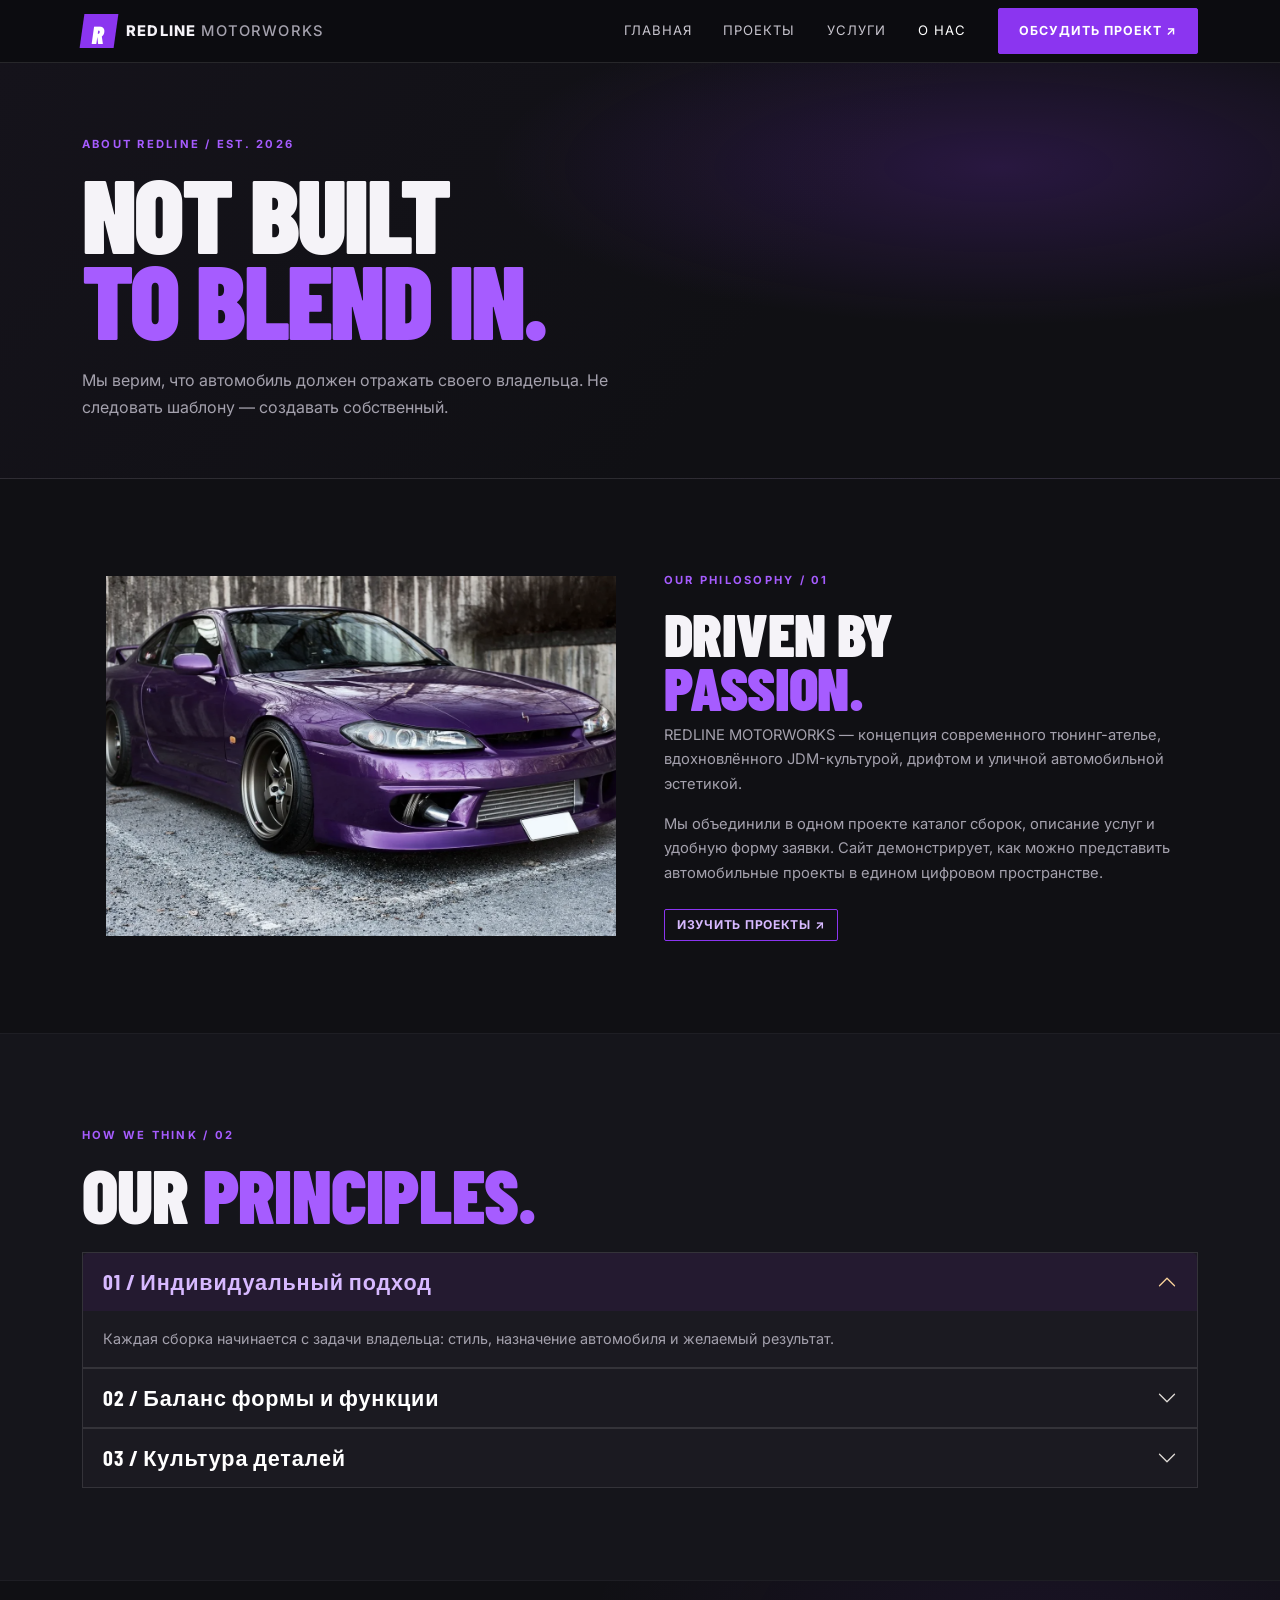
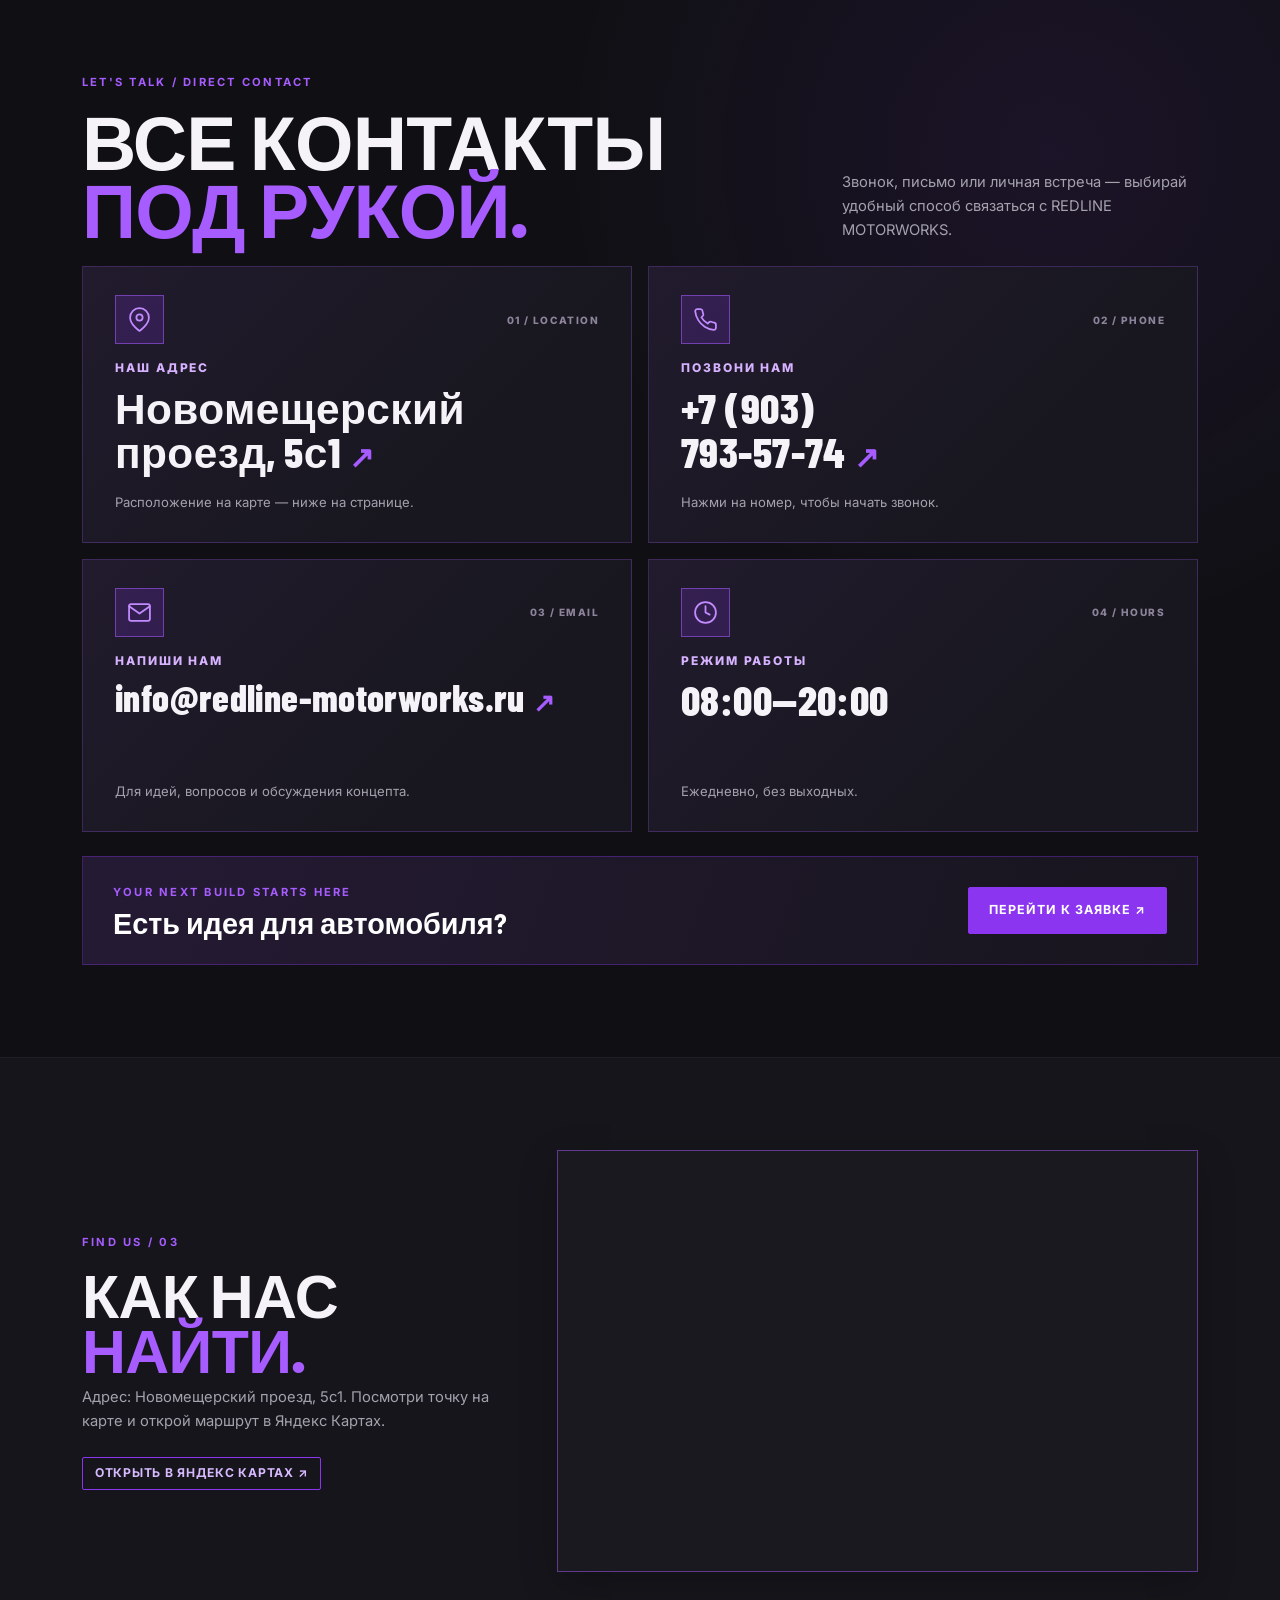
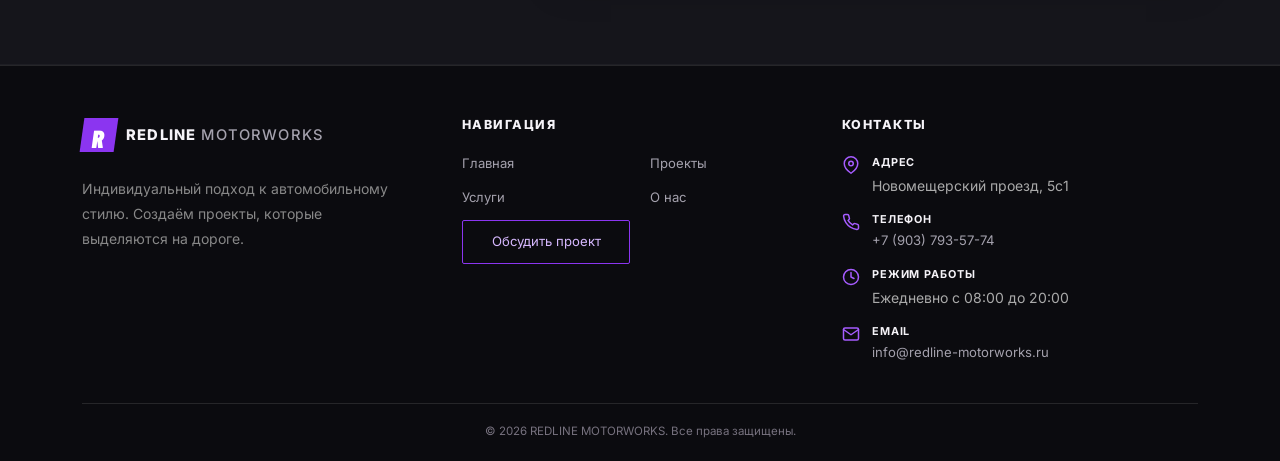
<file: contacts.html>
<!DOCTYPE html>
<html lang="ru">
<head>
  <meta charset="UTF-8"><meta name="viewport" content="width=device-width, initial-scale=1">
  <meta name="description" content="О REDLINE MOTORWORKS — концептуальном тюнинг-ателье JDM и drift.">
  <title>О нас — REDLINE MOTORWORKS</title>
  <link href="vendor/bootstrap.min.css" rel="stylesheet"><link rel="stylesheet" href="css/custom.css">
</head>
<body>
<nav class="navbar navbar-expand-lg navbar-dark site-navbar sticky-top">
    <div class="container">
      <a class="navbar-brand brand-lockup" href="index.html"><span class="brand-mark">R</span><span>REDLINE<span class="brand-light"> MOTORWORKS</span></span></a>
      <button class="navbar-toggler" type="button" data-bs-toggle="collapse" data-bs-target="#mainNav" aria-controls="mainNav" aria-expanded="false" aria-label="Открыть меню"><span class="navbar-toggler-icon"></span></button>
      <div class="collapse navbar-collapse" id="mainNav">
        <ul class="navbar-nav ms-auto align-items-lg-center gap-lg-3">
          <li class="nav-item"><a class="nav-link" href="index.html">Главная</a></li>
          <li class="nav-item"><a class="nav-link" href="catalog.html">Проекты</a></li>
          <li class="nav-item"><a class="nav-link" href="services.html">Услуги</a></li>
          <li class="nav-item"><a class="nav-link active" aria-current="page" href="contacts.html">О нас</a></li>
          <li class="nav-item"><a class="btn btn-redline btn-sm ms-lg-2" href="order.html">Обсудить проект <span aria-hidden="true">↗</span></a></li>
        </ul>
      </div>
    </div>
  </nav>
<main>
  <section class="page-hero page-hero-compact"><div class="container"><p class="eyebrow">ABOUT REDLINE / EST. 2026</p><h1 class="page-title">NOT BUILT<br><span>TO BLEND IN.</span></h1><p class="page-lead">Мы верим, что автомобиль должен отражать своего владельца. Не следовать шаблону — создавать собственный.</p></div></section>
  <section class="section-space"><div class="container"><div class="row g-5 align-items-center mx-0">
    <div class="col-lg-6"><img class="about-image" src="images/Nissan_s15_tuning.webp" alt="Автомобильная мастерская и спортивные автомобили"></div>
    <div class="col-lg-6"><p class="eyebrow">OUR PHILOSOPHY / 01</p><h2 class="section-title section-title-small">DRIVEN BY<br><span>PASSION.</span></h2><p class="muted-copy">REDLINE MOTORWORKS — концепция современного тюнинг-ателье, вдохновлённого JDM-культурой, дрифтом и уличной автомобильной эстетикой.</p><p class="muted-copy">Мы объединили в одном проекте каталог сборок, описание услуг и удобную форму заявки. Сайт демонстрирует, как можно представить автомобильные проекты в едином цифровом пространстве.</p><a href="catalog.html" class="btn btn-outline-redline mt-2">Изучить проекты ↗</a></div>
  </div></div></section>
  <section class="section-space section-dark"><div class="container"><p class="eyebrow">HOW WE THINK / 02</p><h2 class="section-title">OUR <span>PRINCIPLES.</span></h2>
    <div class="accordion redline-accordion mt-4" id="aboutAccordion">
      <div class="accordion-item"><h3 class="accordion-header"><button class="accordion-button" type="button" data-bs-toggle="collapse" data-bs-target="#principleOne" aria-expanded="true" aria-controls="principleOne">01 / Индивидуальный подход</button></h3><div id="principleOne" class="accordion-collapse collapse show" data-bs-parent="#aboutAccordion"><div class="accordion-body">Каждая сборка начинается с задачи владельца: стиль, назначение автомобиля и желаемый результат.</div></div></div>
      <div class="accordion-item"><h3 class="accordion-header"><button class="accordion-button collapsed" type="button" data-bs-toggle="collapse" data-bs-target="#principleTwo" aria-expanded="false" aria-controls="principleTwo">02 / Баланс формы и функции</button></h3><div id="principleTwo" class="accordion-collapse collapse" data-bs-parent="#aboutAccordion"><div class="accordion-body">Внешний вид важен, но он не должен мешать управляемости, безопасности и повседневному использованию автомобиля.</div></div></div>
      <div class="accordion-item"><h3 class="accordion-header"><button class="accordion-button collapsed" type="button" data-bs-toggle="collapse" data-bs-target="#principleThree" aria-expanded="false" aria-controls="principleThree">03 / Культура деталей</button></h3><div id="principleThree" class="accordion-collapse collapse" data-bs-parent="#aboutAccordion"><div class="accordion-body">Колёса, посадка, аэродинамика и технические решения должны работать как единое целое.</div></div></div>
    </div>
  </div></section>
  <section class="section-space about-contacts-section" id="contacts">
    <div class="container">
      <div class="about-contact-heading row g-4 align-items-end mb-4">
        <div class="col-lg-8"><p class="eyebrow">LET'S TALK / DIRECT CONTACT</p><h2 class="section-title mb-0">ВСЕ КОНТАКТЫ<br><span>ПОД РУКОЙ.</span></h2></div>
        <div class="col-lg-4"><p class="muted-copy mb-0">Звонок, письмо или личная встреча — выбирай удобный способ связаться с REDLINE MOTORWORKS.</p></div>
      </div>
      <div class="row g-3">
        <div class="col-12 col-md-6"><article class="about-contact-card"><div class="about-contact-top"><span class="about-contact-icon" aria-hidden="true"><svg viewBox="0 0 24 24" fill="none" stroke="currentColor" stroke-width="1.7" stroke-linecap="round" stroke-linejoin="round"><path d="M21 10c0 7-9 13-9 13s-9-6-9-13a9 9 0 0 1 18 0z"/><circle cx="12" cy="10" r="3"/></svg></span><span class="about-contact-index">01 / LOCATION</span></div><h3>НАШ АДРЕС</h3><a class="about-contact-primary" href="#location">Новомещерский<br>проезд, 5с1 <span aria-hidden="true">↗</span></a><p>Расположение на карте — ниже на странице.</p></article></div>
        <div class="col-12 col-md-6"><article class="about-contact-card"><div class="about-contact-top"><span class="about-contact-icon" aria-hidden="true"><svg viewBox="0 0 24 24" fill="none" stroke="currentColor" stroke-width="1.7" stroke-linecap="round" stroke-linejoin="round"><path d="M22 16.92v3a2 2 0 0 1-2.18 2 19.79 19.79 0 0 1-8.63-3.07 19.5 19.5 0 0 1-6-6 19.79 19.79 0 0 1-3.07-8.67A2 2 0 0 1 4.11 2h3a2 2 0 0 1 2 1.72 12.84 12.84 0 0 0 .7 2.81 2 2 0 0 1-.45 2.11L8.09 9.91a16 16 0 0 0 6 6l1.27-1.27a2 2 0 0 1 2.11-.45 12.84 12.84 0 0 0 2.81.7A2 2 0 0 1 22 16.92z"/></svg></span><span class="about-contact-index">02 / PHONE</span></div><h3>ПОЗВОНИ НАМ</h3><a class="about-contact-primary" href="tel:+79037935774">+7 (903)<br>793-57-74 <span aria-hidden="true">↗</span></a><p>Нажми на номер, чтобы начать звонок.</p></article></div>
        <div class="col-12 col-md-6"><article class="about-contact-card"><div class="about-contact-top"><span class="about-contact-icon" aria-hidden="true"><svg viewBox="0 0 24 24" fill="none" stroke="currentColor" stroke-width="1.7" stroke-linecap="round" stroke-linejoin="round"><rect x="2" y="4" width="20" height="16" rx="2"/><path d="m2 6 10 7 10-7"/></svg></span><span class="about-contact-index">03 / EMAIL</span></div><h3>НАПИШИ НАМ</h3><a class="about-contact-primary about-contact-email" href="mailto:info@redline-motorworks.ru">info@redline-<wbr>motorworks.ru <span aria-hidden="true">↗</span></a><p>Для идей, вопросов и обсуждения концепта.</p></article></div>
        <div class="col-12 col-md-6"><article class="about-contact-card"><div class="about-contact-top"><span class="about-contact-icon" aria-hidden="true"><svg viewBox="0 0 24 24" fill="none" stroke="currentColor" stroke-width="1.7" stroke-linecap="round" stroke-linejoin="round"><circle cx="12" cy="12" r="10"/><path d="M12 6v6l4 2"/></svg></span><span class="about-contact-index">04 / HOURS</span></div><h3>РЕЖИМ РАБОТЫ</h3><span class="about-contact-primary">08:00—20:00</span><p>Ежедневно, без выходных.</p></article></div>
      </div>
      <div class="about-contact-bottom mt-4"><div><span class="eyebrow mb-2">YOUR NEXT BUILD STARTS HERE</span><strong>Есть идея для автомобиля?</strong></div><a href="order.html" class="btn btn-redline">Перейти к заявке ↗</a></div>
    </div>
  </section>
  <section class="section-space section-dark" id="location">
    <div class="container">
      <div class="row g-4 align-items-center">
        <div class="col-12 col-lg-5">
          <p class="eyebrow">FIND US / 03</p>
          <h2 class="section-title section-title-small">КАК НАС <span>НАЙТИ.</span></h2>
          <p class="muted-copy">Адрес: Новомещерский проезд, 5с1. Посмотри точку на карте и открой маршрут в Яндекс Картах.</p>
          <a class="btn btn-outline-redline mt-2" href="https://yandex.ru/maps/-/CXC8u-Zk" target="_blank" rel="noopener noreferrer">Открыть в Яндекс Картах ↗</a>
        </div>
        <div class="col-12 col-lg-7">
          <div class="map-frame">
            <iframe
              src="https://yandex.ru/map-widget/v1/?ll=37.396215%2C55.660489&amp;mode=search&amp;ol=geo&amp;ouri=ymapsbm1%3A%2F%2Forg%3Foid%3D69000159268&amp;z=18.77"
              title="Расположение REDLINE MOTORWORKS на Яндекс Картах"
              loading="lazy"
              allowfullscreen="true">
            </iframe>
          </div>
        </div>
      </div>
    </div>
  </section>
</main>
<footer class="site-footer">
  <div class="container">
    <div class="row g-4 footer-main">
      <div class="col-lg-4 footer-brand-column">
        <a class="navbar-brand brand-lockup footer-brand" href="index.html">
          <span class="brand-mark">R</span><span>REDLINE<span class="brand-light"> MOTORWORKS</span></span>
        </a>
        <p class="footer-description">Индивидуальный подход к автомобильному стилю. Создаём проекты, которые выделяются на дороге.</p>
      </div>

      <div class="col-lg-4 footer-navigation-column">
        <h5 class="footer-title">НАВИГАЦИЯ</h5>
        <nav class="footer-navigation" aria-label="Навигация в подвале">
          <a href="index.html">Главная</a>
          <a href="catalog.html">Проекты</a>
          <a href="services.html">Услуги</a>
          <a href="contacts.html">О нас</a>
          <a href="order.html">Обсудить проект</a>
        </nav>
      </div>

      <div class="col-lg-4 footer-contacts-column">
        <h5 class="footer-title">КОНТАКТЫ</h5>
        <ul class="footer-contacts">
          <li>
            <svg class="contact-icon" viewBox="0 0 24 24" fill="none" stroke="currentColor" stroke-width="2" stroke-linecap="round" stroke-linejoin="round">
              <path d="M21 10c0 7-9 13-9 13s-9-6-9-13a9 9 0 0 1 18 0z"></path>
              <circle cx="12" cy="10" r="3"></circle>
            </svg>
            <div>
              <span class="footer-contact-label">Адрес</span>
              <span>Новомещерский проезд, 5с1</span>
            </div>
          </li>

          <li>
            <svg class="contact-icon" viewBox="0 0 24 24" fill="none" stroke="currentColor" stroke-width="2" stroke-linecap="round" stroke-linejoin="round">
              <path d="M22 16.92v3a2 2 0 0 1-2.18 2 19.79 19.79 0 0 1-8.63-3.07 19.5 19.5 0 0 1-6-6 19.79 19.79 0 0 1-3.07-8.67A2 2 0 0 1 4.11 2h3a2 2 0 0 1 2 1.72 12.84 12.84 0 0 0 .7 2.81 2 2 0 0 1-.45 2.11L8.09 9.91a16 16 0 0 0 6 6l1.27-1.27a2 2 0 0 1 2.11-.45 12.84 12.84 0 0 0 2.81.7A2 2 0 0 1 22 16.92z"></path>
            </svg>
            <div>
              <span class="footer-contact-label">Телефон</span>
              <a href="tel:+79037935774">+7 (903) 793-57-74</a>
            </div>
          </li>

          <li>
            <svg class="contact-icon" viewBox="0 0 24 24" fill="none" stroke="currentColor" stroke-width="2" stroke-linecap="round" stroke-linejoin="round">
              <circle cx="12" cy="12" r="10"></circle>
              <polyline points="12 6 12 12 16 14"></polyline>
            </svg>
            <div>
              <span class="footer-contact-label">Режим работы</span>
              <span>Ежедневно с 08:00 до 20:00</span>
            </div>
          </li>

          <li>
            <svg class="contact-icon" viewBox="0 0 24 24" fill="none" stroke="currentColor" stroke-width="2" stroke-linecap="round" stroke-linejoin="round">
              <path d="M4 4h16c1.1 0 2 .9 2 2v12c0 1.1-.9 2-2 2H4c-1.1 0-2-.9-2-2V6c0-1.1.9-2 2-2z"></path>
              <polyline points="22,6 12,13 2,6"></polyline>
            </svg>
            <div>
              <span class="footer-contact-label">Email</span>
              <a href="mailto:info@redline-motorworks.ru">info@redline-motorworks.ru</a>
            </div>
          </li>
        </ul>
      </div>
    </div>

    <div class="footer-bottom">
      <p>© 2026 REDLINE MOTORWORKS. Все права защищены.</p>
    </div>
  </div>
</footer>
<script src="vendor/bootstrap.bundle.min.js"></script>
  <script src="js/main.js"></script>
</body></html>
</file>
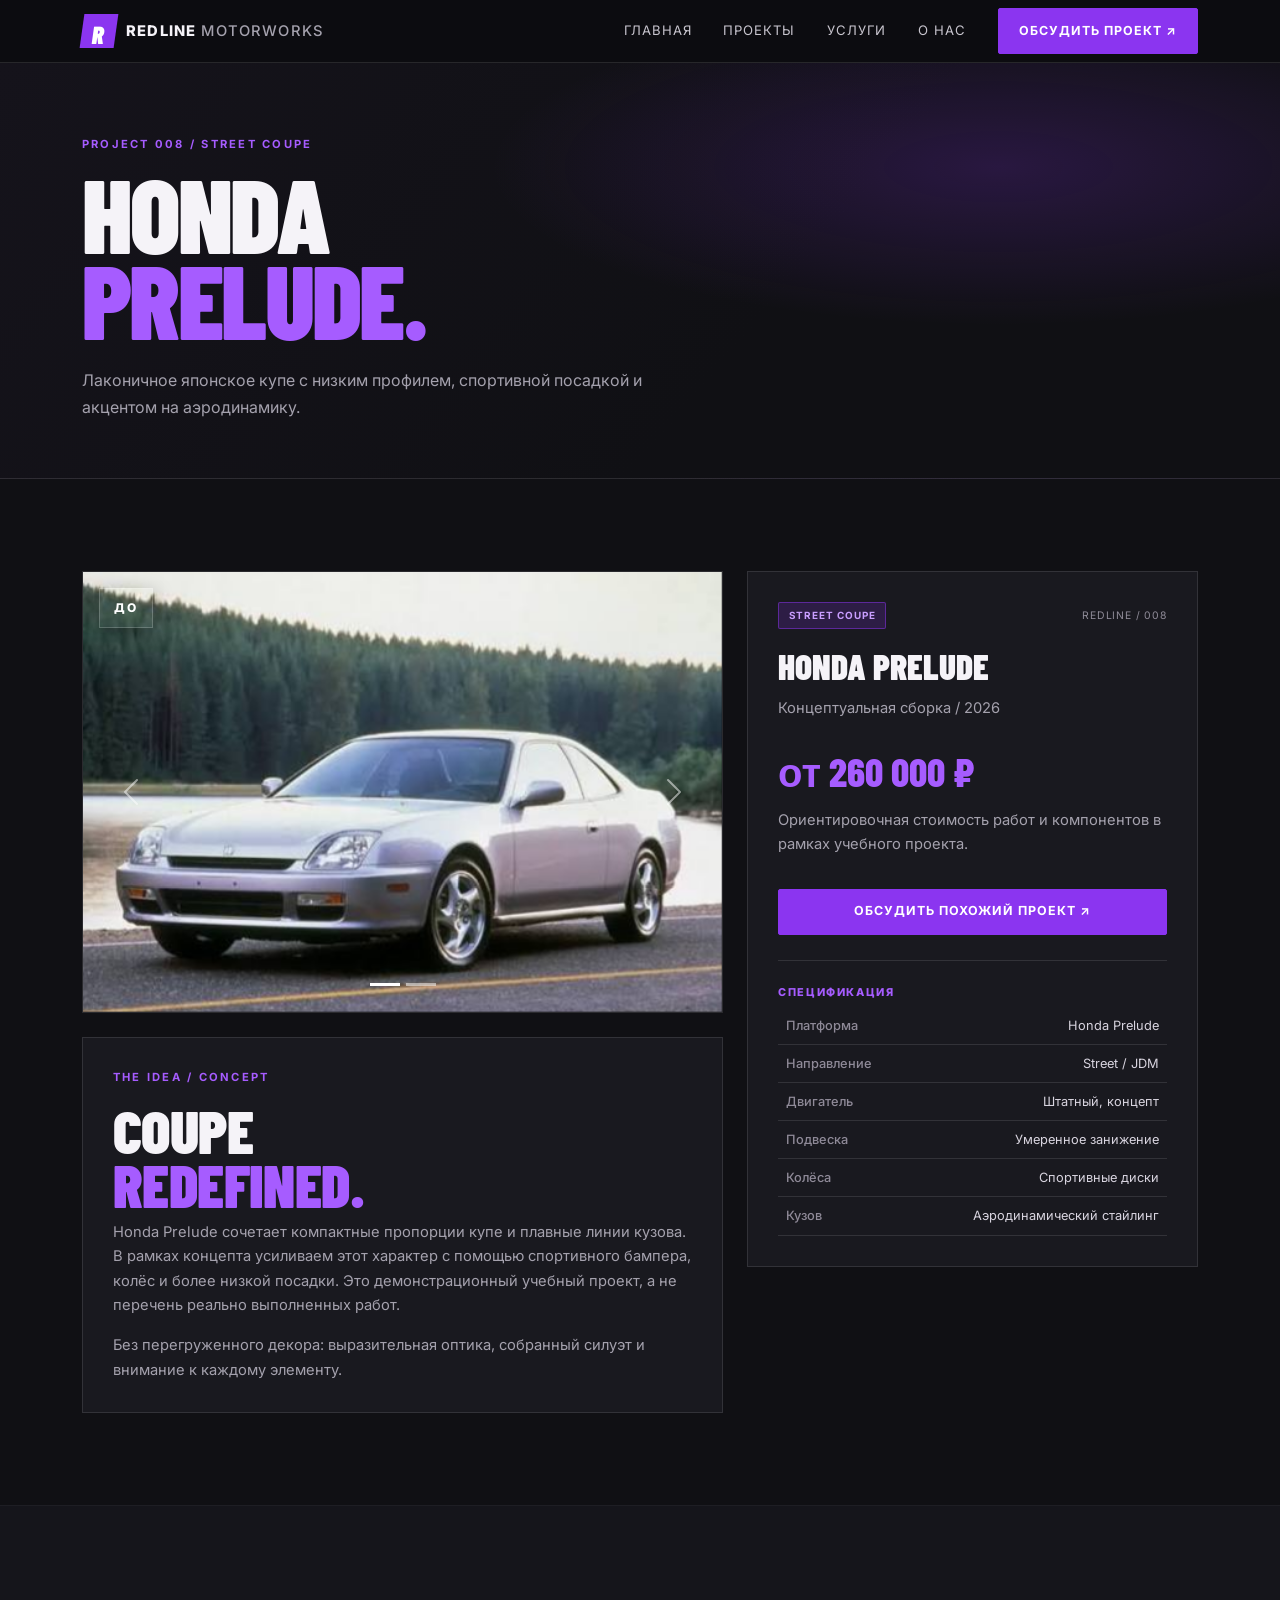
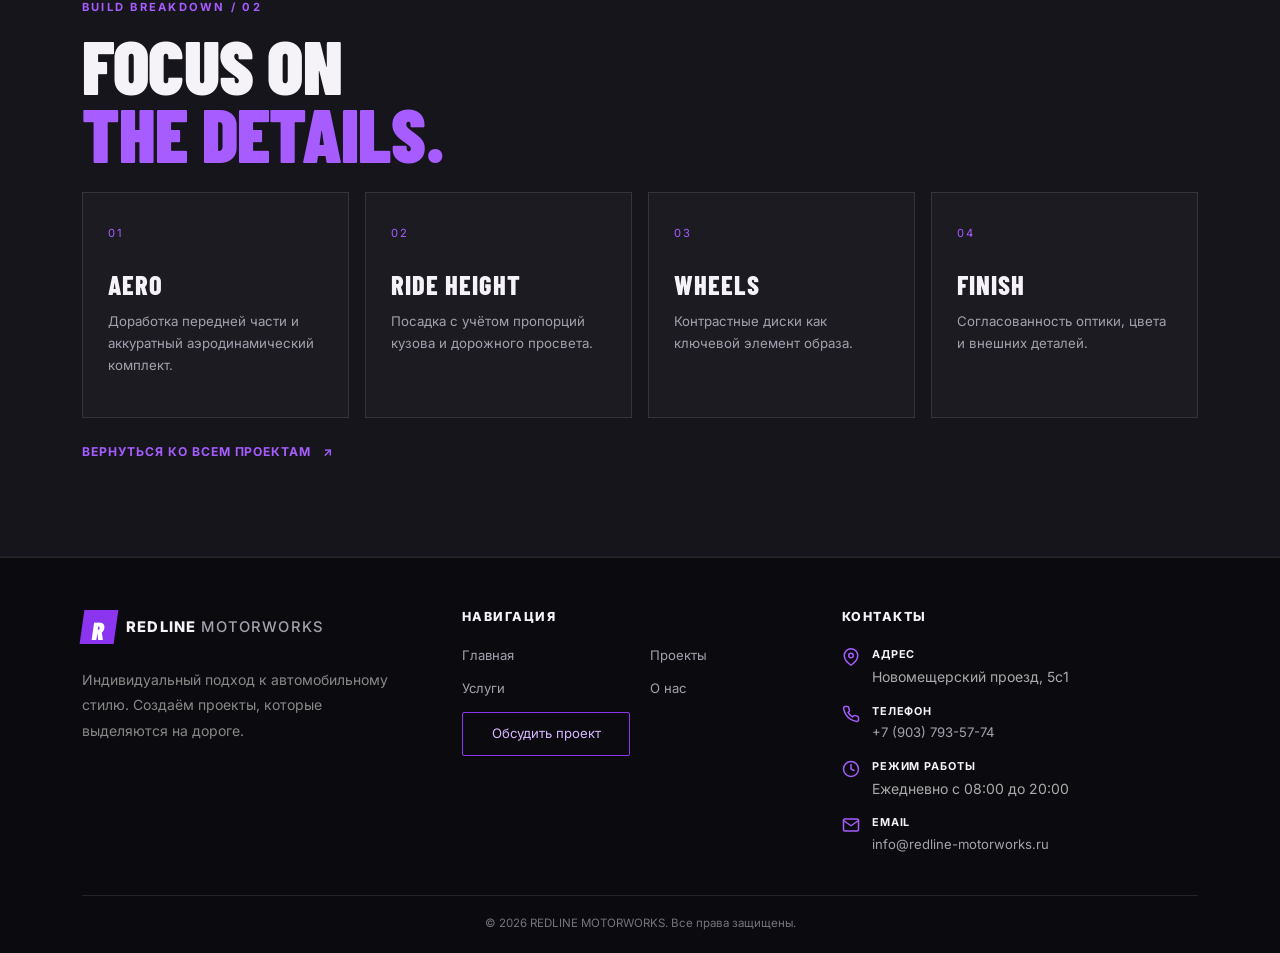
<file: honda-prelude.html>
<!DOCTYPE html>
<html lang="ru">
<head>
  <meta charset="UTF-8"><meta name="viewport" content="width=device-width, initial-scale=1">
  <meta name="description" content="Концепт-проект HONDA PRELUDE от REDLINE MOTORWORKS: фотографии до и после, описание и характеристики.">
  <title>HONDA PRELUDE — REDLINE MOTORWORKS</title>
  <link href="vendor/bootstrap.min.css" rel="stylesheet"><link rel="stylesheet" href="css/custom.css">
</head>
<body>
<nav class="navbar navbar-expand-lg navbar-dark site-navbar sticky-top">
    <div class="container">
      <a class="navbar-brand brand-lockup" href="index.html"><span class="brand-mark">R</span><span>REDLINE<span class="brand-light"> MOTORWORKS</span></span></a>
      <button class="navbar-toggler" type="button" data-bs-toggle="collapse" data-bs-target="#mainNav" aria-controls="mainNav" aria-expanded="false" aria-label="Открыть меню"><span class="navbar-toggler-icon"></span></button>
      <div class="collapse navbar-collapse" id="mainNav">
        <ul class="navbar-nav ms-auto align-items-lg-center gap-lg-3">
          <li class="nav-item"><a class="nav-link" href="index.html">Главная</a></li>
          <li class="nav-item"><a class="nav-link" href="catalog.html">Проекты</a></li>
          <li class="nav-item"><a class="nav-link" href="services.html">Услуги</a></li>
          <li class="nav-item"><a class="nav-link" href="contacts.html">О нас</a></li>
          <li class="nav-item"><a class="btn btn-redline btn-sm ms-lg-2" href="order.html">Обсудить проект <span aria-hidden="true">↗</span></a></li>
        </ul>
      </div>
    </div>
  </nav>
<main>
  <section class="page-hero page-hero-compact"><div class="container"><p class="eyebrow">PROJECT 008 / STREET COUPE</p><h1 class="page-title">HONDA<br><span>PRELUDE.</span></h1><p class="page-lead">Лаконичное японское купе с низким профилем, спортивной посадкой и акцентом на аэродинамику.</p></div></section>
  <section class="section-space"><div class="container">
    <div class="row g-4 align-items-start">
      <div class="col-12 col-lg-7">
        <div id="projectGallery" class="carousel slide redline-carousel" data-bs-ride="false" aria-label="Фотогалерея автомобиля до и после тюнинга">
          <div class="carousel-indicators"><button type="button" data-bs-target="#projectGallery" data-bs-slide-to="0" class="active" aria-current="true" aria-label="Фото до тюнинга"></button><button type="button" data-bs-target="#projectGallery" data-bs-slide-to="1" aria-label="Фото после тюнинга"></button></div>
          <div class="carousel-inner">
            <div class="carousel-item active"><span class="photo-stage-label">ДО</span><img src="images/honda.jpg" class="d-block w-100 gallery-image" alt="Honda Prelude до тюнинга"></div>
            <div class="carousel-item"><span class="photo-stage-label">ПОСЛЕ</span><img src="images/honda_tuning.jpg" class="d-block w-100 gallery-image" alt="Honda Prelude после тюнинга"></div>
          </div>
          <button class="carousel-control-prev" type="button" data-bs-target="#projectGallery" data-bs-slide="prev"><span class="carousel-control-prev-icon" aria-hidden="true"></span><span class="visually-hidden">Предыдущее фото</span></button>
          <button class="carousel-control-next" type="button" data-bs-target="#projectGallery" data-bs-slide="next"><span class="carousel-control-next-icon" aria-hidden="true"></span><span class="visually-hidden">Следующее фото</span></button>
        </div>
        <div class="content-panel mt-4"><p class="eyebrow">THE IDEA / CONCEPT</p><h2 class="section-title section-title-small">COUPE<br><span>REDEFINED.</span></h2><p class="muted-copy">Honda Prelude сочетает компактные пропорции купе и плавные линии кузова. В рамках концепта усиливаем этот характер с помощью спортивного бампера, колёс и более низкой посадки. Это демонстрационный учебный проект, а не перечень реально выполненных работ.</p><p class="muted-copy mb-0">Без перегруженного декора: выразительная оптика, собранный силуэт и внимание к каждому элементу.</p></div>
      </div>
      <div class="col-12 col-lg-5">
        <div class="spec-panel">
          <div class="d-flex justify-content-between align-items-center mb-3"><span class="badge badge-purple">STREET COUPE</span><span class="project-year">REDLINE / 008</span></div>
          <h2 class="spec-title">HONDA PRELUDE</h2><p class="muted-copy">Концептуальная сборка / 2026</p>
          <div class="spec-price">от 260 000 ₽</div><p class="small muted-copy">Ориентировочная стоимость работ и компонентов в рамках учебного проекта.</p>
          <a href="order.html" class="btn btn-redline btn-lg w-100 mt-3">Обсудить похожий проект ↗</a>
          <hr class="divider-line">
          <h3 class="subheading">СПЕЦИФИКАЦИЯ</h3>
          <div class="table-responsive"><table class="table table-dark table-spec mb-0"><tbody>
                  <tr><th scope="row">Платформа</th><td>Honda Prelude</td></tr>
                  <tr><th scope="row">Направление</th><td>Street / JDM</td></tr>
                  <tr><th scope="row">Двигатель</th><td>Штатный, концепт</td></tr>
                  <tr><th scope="row">Подвеска</th><td>Умеренное занижение</td></tr>
                  <tr><th scope="row">Колёса</th><td>Спортивные диски</td></tr>
                  <tr><th scope="row">Кузов</th><td>Аэродинамический стайлинг</td></tr>
          </tbody></table></div>
        </div>
      </div>
    </div>
  </div></section>
  <section class="section-space section-dark"><div class="container"><p class="eyebrow">BUILD BREAKDOWN / 02</p><h2 class="section-title">FOCUS ON<br><span>THE DETAILS.</span></h2><div class="row g-3 mt-2">
          <div class="col-12 col-md-6 col-lg-3"><div class="detail-tile"><span>01</span><h3>AERO</h3><p>Доработка передней части и аккуратный аэродинамический комплект.</p></div></div>
          <div class="col-12 col-md-6 col-lg-3"><div class="detail-tile"><span>02</span><h3>RIDE HEIGHT</h3><p>Посадка с учётом пропорций кузова и дорожного просвета.</p></div></div>
          <div class="col-12 col-md-6 col-lg-3"><div class="detail-tile"><span>03</span><h3>WHEELS</h3><p>Контрастные диски как ключевой элемент образа.</p></div></div>
          <div class="col-12 col-md-6 col-lg-3"><div class="detail-tile"><span>04</span><h3>FINISH</h3><p>Согласованность оптики, цвета и внешних деталей.</p></div></div>
  </div><a class="text-link mt-4" href="catalog.html">Вернуться ко всем проектам <span aria-hidden="true">↗</span></a></div></section>
</main>
<footer class="site-footer">
  <div class="container">
    <div class="row g-4 footer-main">
      <div class="col-lg-4 footer-brand-column">
        <a class="navbar-brand brand-lockup footer-brand" href="index.html">
          <span class="brand-mark">R</span><span>REDLINE<span class="brand-light"> MOTORWORKS</span></span>
        </a>
        <p class="footer-description">Индивидуальный подход к автомобильному стилю. Создаём проекты, которые выделяются на дороге.</p>
      </div>

      <div class="col-lg-4 footer-navigation-column">
        <h5 class="footer-title">НАВИГАЦИЯ</h5>
        <nav class="footer-navigation" aria-label="Навигация в подвале">
          <a href="index.html">Главная</a>
          <a href="catalog.html">Проекты</a>
          <a href="services.html">Услуги</a>
          <a href="contacts.html">О нас</a>
          <a href="order.html">Обсудить проект</a>
        </nav>
      </div>

      <div class="col-lg-4 footer-contacts-column">
        <h5 class="footer-title">КОНТАКТЫ</h5>
        <ul class="footer-contacts">
          <li>
            <svg class="contact-icon" viewBox="0 0 24 24" fill="none" stroke="currentColor" stroke-width="2" stroke-linecap="round" stroke-linejoin="round">
              <path d="M21 10c0 7-9 13-9 13s-9-6-9-13a9 9 0 0 1 18 0z"></path>
              <circle cx="12" cy="10" r="3"></circle>
            </svg>
            <div>
              <span class="footer-contact-label">Адрес</span>
              <span>Новомещерский проезд, 5с1</span>
            </div>
          </li>

          <li>
            <svg class="contact-icon" viewBox="0 0 24 24" fill="none" stroke="currentColor" stroke-width="2" stroke-linecap="round" stroke-linejoin="round">
              <path d="M22 16.92v3a2 2 0 0 1-2.18 2 19.79 19.79 0 0 1-8.63-3.07 19.5 19.5 0 0 1-6-6 19.79 19.79 0 0 1-3.07-8.67A2 2 0 0 1 4.11 2h3a2 2 0 0 1 2 1.72 12.84 12.84 0 0 0 .7 2.81 2 2 0 0 1-.45 2.11L8.09 9.91a16 16 0 0 0 6 6l1.27-1.27a2 2 0 0 1 2.11-.45 12.84 12.84 0 0 0 2.81.7A2 2 0 0 1 22 16.92z"></path>
            </svg>
            <div>
              <span class="footer-contact-label">Телефон</span>
              <a href="tel:+79037935774">+7 (903) 793-57-74</a>
            </div>
          </li>

          <li>
            <svg class="contact-icon" viewBox="0 0 24 24" fill="none" stroke="currentColor" stroke-width="2" stroke-linecap="round" stroke-linejoin="round">
              <circle cx="12" cy="12" r="10"></circle>
              <polyline points="12 6 12 12 16 14"></polyline>
            </svg>
            <div>
              <span class="footer-contact-label">Режим работы</span>
              <span>Ежедневно с 08:00 до 20:00</span>
            </div>
          </li>

          <li>
            <svg class="contact-icon" viewBox="0 0 24 24" fill="none" stroke="currentColor" stroke-width="2" stroke-linecap="round" stroke-linejoin="round">
              <path d="M4 4h16c1.1 0 2 .9 2 2v12c0 1.1-.9 2-2 2H4c-1.1 0-2-.9-2-2V6c0-1.1.9-2 2-2z"></path>
              <polyline points="22,6 12,13 2,6"></polyline>
            </svg>
            <div>
              <span class="footer-contact-label">Email</span>
              <a href="mailto:info@redline-motorworks.ru">info@redline-motorworks.ru</a>
            </div>
          </li>
        </ul>
      </div>
    </div>

    <div class="footer-bottom">
      <p>© 2026 REDLINE MOTORWORKS. Все права защищены.</p>
    </div>
  </div>
</footer>
<script src="vendor/bootstrap.bundle.min.js"></script>
  <script src="js/main.js"></script>
</body></html>
</file>
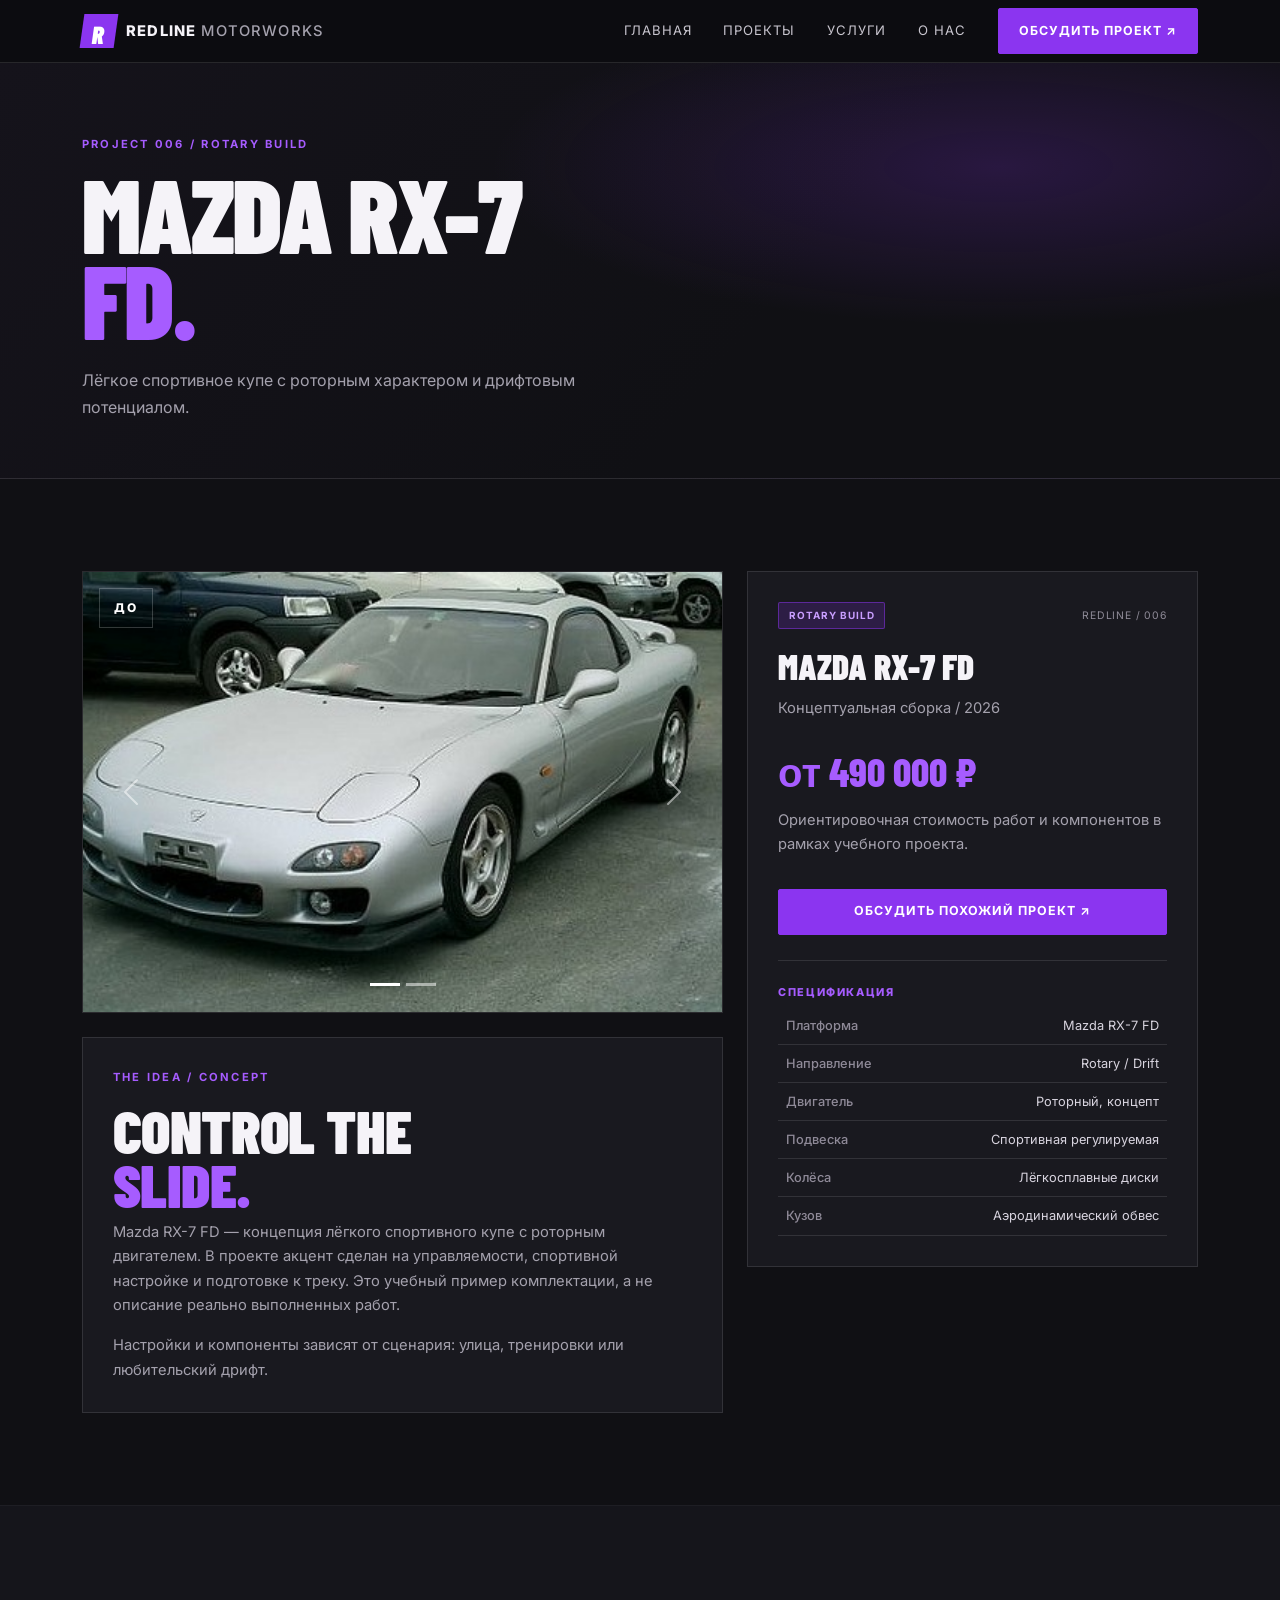
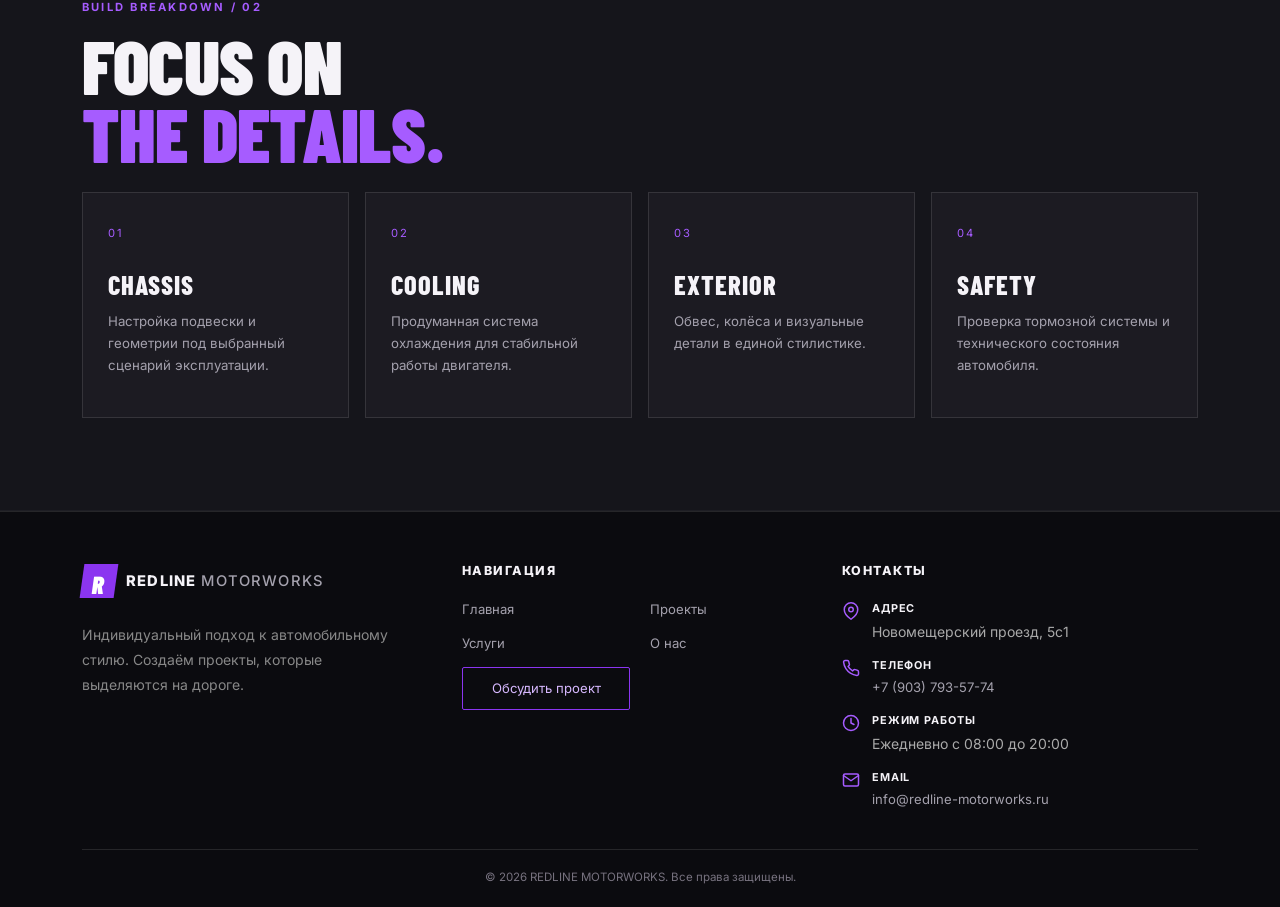
<file: mazda-rx7.html>
<!DOCTYPE html>
<html lang="ru">
<head>
  <meta charset="UTF-8"><meta name="viewport" content="width=device-width, initial-scale=1">
  <meta name="description" content="Подробности проекта Mazda RX-7 FD от REDLINE MOTORWORKS.">
  <title>Mazda RX-7 FD — REDLINE MOTORWORKS</title>
  <link href="vendor/bootstrap.min.css" rel="stylesheet"><link rel="stylesheet" href="css/custom.css">
</head>
<body>
<nav class="navbar navbar-expand-lg navbar-dark site-navbar sticky-top">
    <div class="container">
      <a class="navbar-brand brand-lockup" href="index.html"><span class="brand-mark">R</span><span>REDLINE<span class="brand-light"> MOTORWORKS</span></span></a>
      <button class="navbar-toggler" type="button" data-bs-toggle="collapse" data-bs-target="#mainNav" aria-controls="mainNav" aria-expanded="false" aria-label="Открыть меню"><span class="navbar-toggler-icon"></span></button>
      <div class="collapse navbar-collapse" id="mainNav">
        <ul class="navbar-nav ms-auto align-items-lg-center gap-lg-3">
          <li class="nav-item"><a class="nav-link" href="index.html">Главная</a></li>
          <li class="nav-item"><a class="nav-link" href="catalog.html">Проекты</a></li>
          <li class="nav-item"><a class="nav-link" href="services.html">Услуги</a></li>
          <li class="nav-item"><a class="nav-link" href="contacts.html">О нас</a></li>
          <li class="nav-item"><a class="btn btn-redline btn-sm ms-lg-2" href="order.html">Обсудить проект <span aria-hidden="true">↗</span></a></li>
        </ul>
      </div>
    </div>
  </nav>
<main>
  <section class="page-hero page-hero-compact"><div class="container"><p class="eyebrow">PROJECT 006 / ROTARY BUILD</p><h1 class="page-title">MAZDA RX-7<br><span>FD.</span></h1><p class="page-lead">Лёгкое спортивное купе с роторным характером и дрифтовым потенциалом.</p></div></section>
  <section class="section-space"><div class="container">
    <div class="row g-4 align-items-start">
      <div class="col-12 col-lg-7">
        <div id="projectGallery" class="carousel slide redline-carousel" data-bs-ride="false">
          <div class="carousel-indicators"><button type="button" data-bs-target="#projectGallery" data-bs-slide-to="0" class="active" aria-current="true" aria-label="Фото 1"></button><button type="button" data-bs-target="#projectGallery" data-bs-slide-to="1" aria-label="Фото 2"></button></div>
          <div class="carousel-inner">
            <div class="carousel-item active"><span class="photo-stage-label">ДО</span><img src="images/RX-7.jpg" class="d-block w-100 gallery-image" alt="Mazda RX-7 FD до тюнинга"></div>
            <div class="carousel-item"><span class="photo-stage-label">ПОСЛЕ</span><img src="images/RX-7_tuning.jpg" class="d-block w-100 gallery-image" alt="Mazda RX-7 FD после тюнинга"></div>
          </div>
          <button class="carousel-control-prev" type="button" data-bs-target="#projectGallery" data-bs-slide="prev"><span class="carousel-control-prev-icon" aria-hidden="true"></span><span class="visually-hidden">Предыдущее фото</span></button>
          <button class="carousel-control-next" type="button" data-bs-target="#projectGallery" data-bs-slide="next"><span class="carousel-control-next-icon" aria-hidden="true"></span><span class="visually-hidden">Следующее фото</span></button>
        </div>
        <div class="content-panel mt-4"><p class="eyebrow">THE IDEA / CONCEPT</p><h2 class="section-title section-title-small">CONTROL THE<br><span>SLIDE.</span></h2><p class="muted-copy">Mazda RX-7 FD — концепция лёгкого спортивного купе с роторным двигателем. В проекте акцент сделан на управляемости, спортивной настройке и подготовке к треку. Это учебный пример комплектации, а не описание реально выполненных работ.</p><p class="muted-copy mb-0">Настройки и компоненты зависят от сценария: улица, тренировки или любительский дрифт.</p></div>
      </div>
      <div class="col-12 col-lg-5">
        <div class="spec-panel">
          <div class="d-flex justify-content-between align-items-center mb-3"><span class="badge badge-purple">ROTARY BUILD</span><span class="project-year">REDLINE / 006</span></div>
          <h2 class="spec-title">MAZDA RX-7 FD</h2><p class="muted-copy">Концептуальная сборка / 2026</p>
          <div class="spec-price">от 490 000 ₽</div><p class="small muted-copy">Ориентировочная стоимость работ и компонентов в рамках учебного проекта.</p>
          <a href="order.html" class="btn btn-redline btn-lg w-100 mt-3">Обсудить похожий проект ↗</a>
          <hr class="divider-line">
          <h3 class="subheading">СПЕЦИФИКАЦИЯ</h3>
          <div class="table-responsive"><table class="table table-dark table-spec mb-0"><tbody>
            <tr><th scope="row">Платформа</th><td>Mazda RX-7 FD</td></tr>
            <tr><th scope="row">Направление</th><td>Rotary / Drift</td></tr>
            <tr><th scope="row">Двигатель</th><td>Роторный, концепт</td></tr>
            <tr><th scope="row">Подвеска</th><td>Спортивная регулируемая</td></tr>
            <tr><th scope="row">Колёса</th><td>Лёгкосплавные диски</td></tr>
            <tr><th scope="row">Кузов</th><td>Аэродинамический обвес</td></tr>
          </tbody></table></div>
        </div>
      </div>
    </div>
  </div></section>
  <section class="section-space section-dark"><div class="container"><p class="eyebrow">BUILD BREAKDOWN / 02</p><h2 class="section-title">FOCUS ON<br><span>THE DETAILS.</span></h2><div class="row g-3 mt-2">
    <div class="col-12 col-md-6 col-lg-3"><div class="detail-tile"><span>01</span><h3>CHASSIS</h3><p>Настройка подвески и геометрии под выбранный сценарий эксплуатации.</p></div></div>
    <div class="col-12 col-md-6 col-lg-3"><div class="detail-tile"><span>02</span><h3>COOLING</h3><p>Продуманная система охлаждения для стабильной работы двигателя.</p></div></div>
    <div class="col-12 col-md-6 col-lg-3"><div class="detail-tile"><span>03</span><h3>EXTERIOR</h3><p>Обвес, колёса и визуальные детали в единой стилистике.</p></div></div>
    <div class="col-12 col-md-6 col-lg-3"><div class="detail-tile"><span>04</span><h3>SAFETY</h3><p>Проверка тормозной системы и технического состояния автомобиля.</p></div></div>
  </div></div></section>
</main>
<footer class="site-footer">
  <div class="container">
    <div class="row g-4 footer-main">
      <div class="col-lg-4 footer-brand-column">
        <a class="navbar-brand brand-lockup footer-brand" href="index.html">
          <span class="brand-mark">R</span><span>REDLINE<span class="brand-light"> MOTORWORKS</span></span>
        </a>
        <p class="footer-description">Индивидуальный подход к автомобильному стилю. Создаём проекты, которые выделяются на дороге.</p>
      </div>

      <div class="col-lg-4 footer-navigation-column">
        <h5 class="footer-title">НАВИГАЦИЯ</h5>
        <nav class="footer-navigation" aria-label="Навигация в подвале">
          <a href="index.html">Главная</a>
          <a href="catalog.html">Проекты</a>
          <a href="services.html">Услуги</a>
          <a href="contacts.html">О нас</a>
          <a href="order.html">Обсудить проект</a>
        </nav>
      </div>

      <div class="col-lg-4 footer-contacts-column">
        <h5 class="footer-title">КОНТАКТЫ</h5>
        <ul class="footer-contacts">
          <li>
            <svg class="contact-icon" viewBox="0 0 24 24" fill="none" stroke="currentColor" stroke-width="2" stroke-linecap="round" stroke-linejoin="round">
              <path d="M21 10c0 7-9 13-9 13s-9-6-9-13a9 9 0 0 1 18 0z"></path>
              <circle cx="12" cy="10" r="3"></circle>
            </svg>
            <div>
              <span class="footer-contact-label">Адрес</span>
              <span>Новомещерский проезд, 5с1</span>
            </div>
          </li>

          <li>
            <svg class="contact-icon" viewBox="0 0 24 24" fill="none" stroke="currentColor" stroke-width="2" stroke-linecap="round" stroke-linejoin="round">
              <path d="M22 16.92v3a2 2 0 0 1-2.18 2 19.79 19.79 0 0 1-8.63-3.07 19.5 19.5 0 0 1-6-6 19.79 19.79 0 0 1-3.07-8.67A2 2 0 0 1 4.11 2h3a2 2 0 0 1 2 1.72 12.84 12.84 0 0 0 .7 2.81 2 2 0 0 1-.45 2.11L8.09 9.91a16 16 0 0 0 6 6l1.27-1.27a2 2 0 0 1 2.11-.45 12.84 12.84 0 0 0 2.81.7A2 2 0 0 1 22 16.92z"></path>
            </svg>
            <div>
              <span class="footer-contact-label">Телефон</span>
              <a href="tel:+79037935774">+7 (903) 793-57-74</a>
            </div>
          </li>

          <li>
            <svg class="contact-icon" viewBox="0 0 24 24" fill="none" stroke="currentColor" stroke-width="2" stroke-linecap="round" stroke-linejoin="round">
              <circle cx="12" cy="12" r="10"></circle>
              <polyline points="12 6 12 12 16 14"></polyline>
            </svg>
            <div>
              <span class="footer-contact-label">Режим работы</span>
              <span>Ежедневно с 08:00 до 20:00</span>
            </div>
          </li>

          <li>
            <svg class="contact-icon" viewBox="0 0 24 24" fill="none" stroke="currentColor" stroke-width="2" stroke-linecap="round" stroke-linejoin="round">
              <path d="M4 4h16c1.1 0 2 .9 2 2v12c0 1.1-.9 2-2 2H4c-1.1 0-2-.9-2-2V6c0-1.1.9-2 2-2z"></path>
              <polyline points="22,6 12,13 2,6"></polyline>
            </svg>
            <div>
              <span class="footer-contact-label">Email</span>
              <a href="mailto:info@redline-motorworks.ru">info@redline-motorworks.ru</a>
            </div>
          </li>
        </ul>
      </div>
    </div>

    <div class="footer-bottom">
      <p>© 2026 REDLINE MOTORWORKS. Все права защищены.</p>
    </div>
  </div>
</footer>
<script src="vendor/bootstrap.bundle.min.js"></script>
  <script src="js/main.js"></script>
</body></html>
</file>
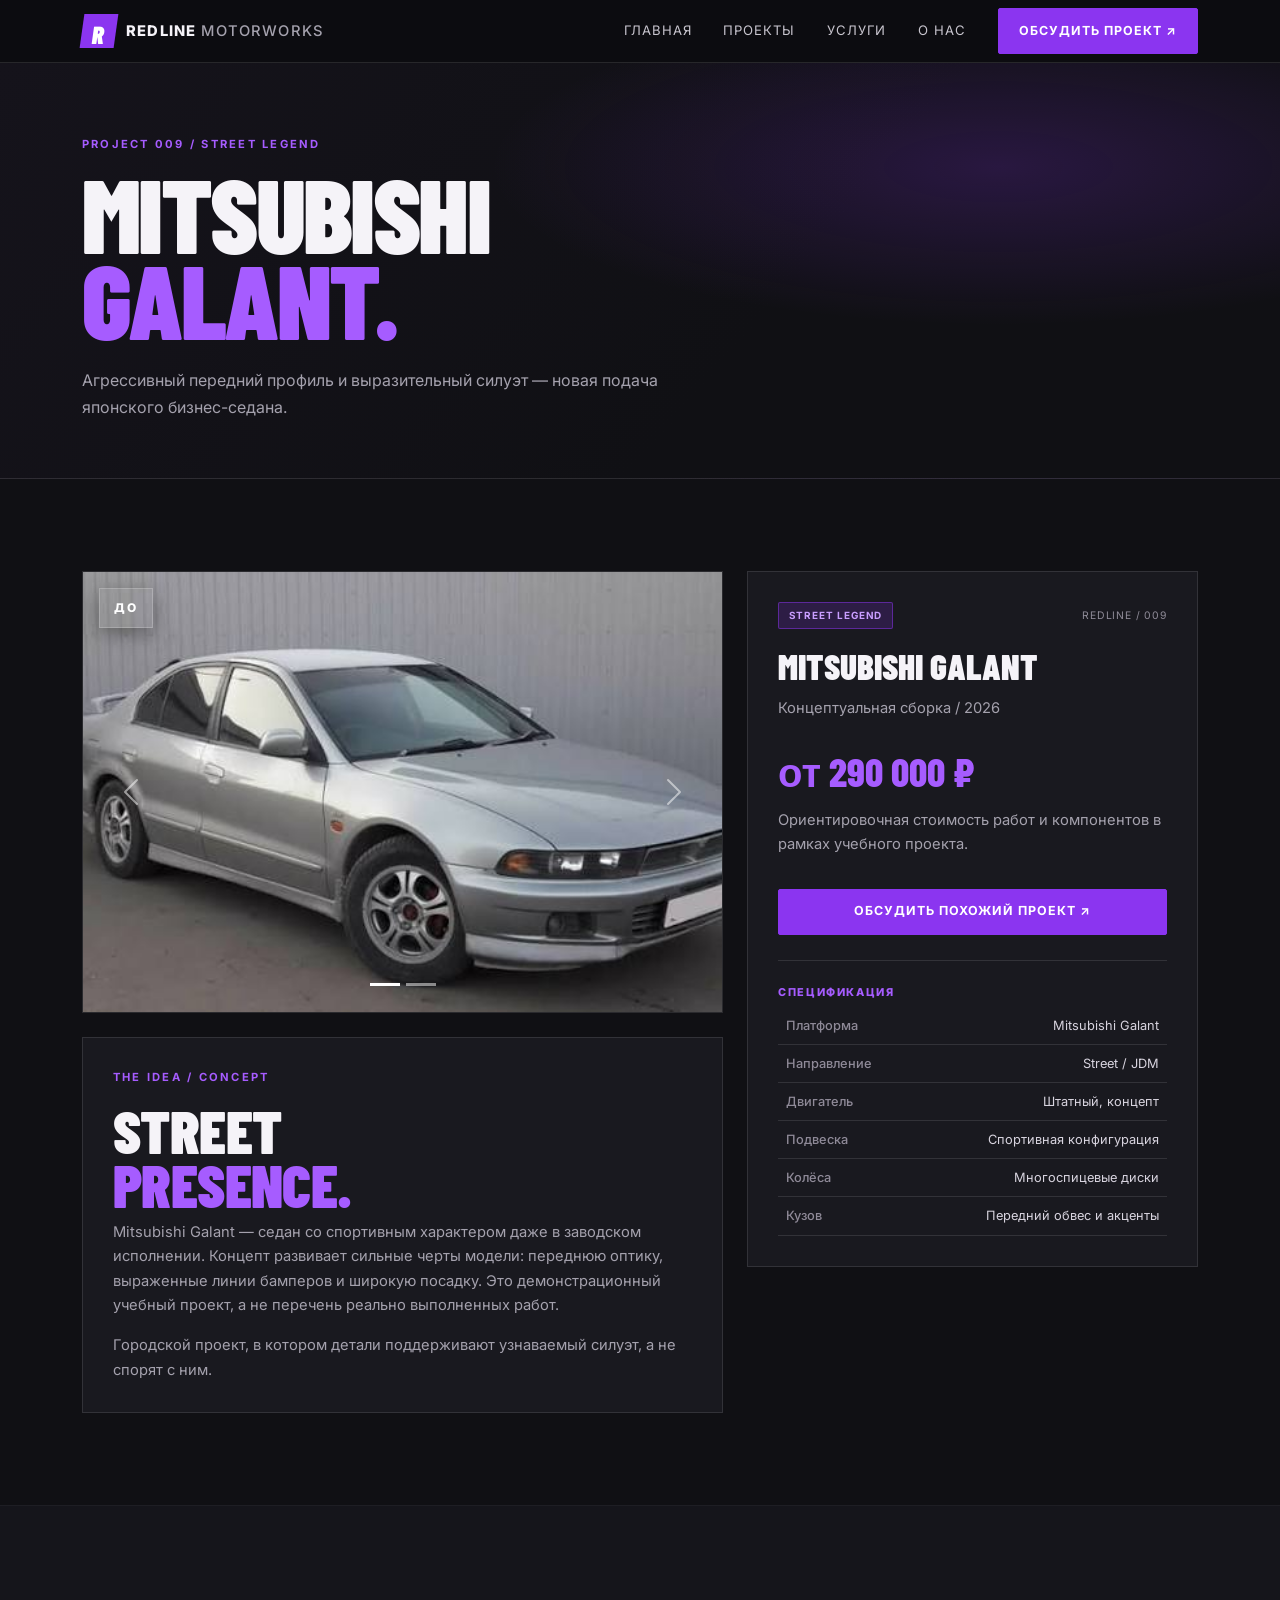
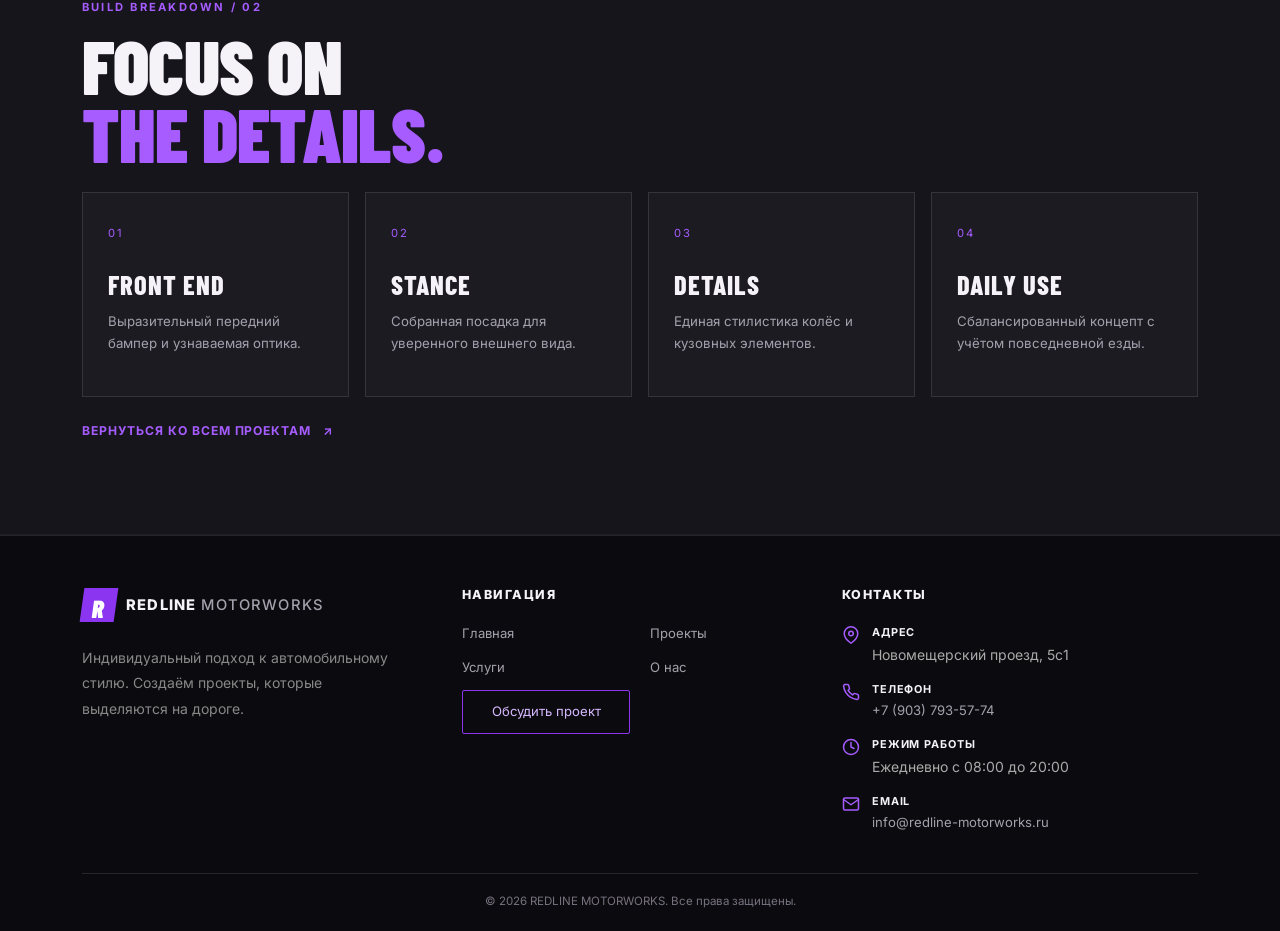
<file: mitsubishi-galant.html>
<!DOCTYPE html>
<html lang="ru">
<head>
  <meta charset="UTF-8"><meta name="viewport" content="width=device-width, initial-scale=1">
  <meta name="description" content="Концепт-проект MITSUBISHI GALANT от REDLINE MOTORWORKS: фотографии до и после, описание и характеристики.">
  <title>MITSUBISHI GALANT — REDLINE MOTORWORKS</title>
  <link href="vendor/bootstrap.min.css" rel="stylesheet"><link rel="stylesheet" href="css/custom.css">
</head>
<body>
<nav class="navbar navbar-expand-lg navbar-dark site-navbar sticky-top">
    <div class="container">
      <a class="navbar-brand brand-lockup" href="index.html"><span class="brand-mark">R</span><span>REDLINE<span class="brand-light"> MOTORWORKS</span></span></a>
      <button class="navbar-toggler" type="button" data-bs-toggle="collapse" data-bs-target="#mainNav" aria-controls="mainNav" aria-expanded="false" aria-label="Открыть меню"><span class="navbar-toggler-icon"></span></button>
      <div class="collapse navbar-collapse" id="mainNav">
        <ul class="navbar-nav ms-auto align-items-lg-center gap-lg-3">
          <li class="nav-item"><a class="nav-link" href="index.html">Главная</a></li>
          <li class="nav-item"><a class="nav-link" href="catalog.html">Проекты</a></li>
          <li class="nav-item"><a class="nav-link" href="services.html">Услуги</a></li>
          <li class="nav-item"><a class="nav-link" href="contacts.html">О нас</a></li>
          <li class="nav-item"><a class="btn btn-redline btn-sm ms-lg-2" href="order.html">Обсудить проект <span aria-hidden="true">↗</span></a></li>
        </ul>
      </div>
    </div>
  </nav>
<main>
  <section class="page-hero page-hero-compact"><div class="container"><p class="eyebrow">PROJECT 009 / STREET LEGEND</p><h1 class="page-title">MITSUBISHI<br><span>GALANT.</span></h1><p class="page-lead">Агрессивный передний профиль и выразительный силуэт — новая подача японского бизнес-седана.</p></div></section>
  <section class="section-space"><div class="container">
    <div class="row g-4 align-items-start">
      <div class="col-12 col-lg-7">
        <div id="projectGallery" class="carousel slide redline-carousel" data-bs-ride="false" aria-label="Фотогалерея автомобиля до и после тюнинга">
          <div class="carousel-indicators"><button type="button" data-bs-target="#projectGallery" data-bs-slide-to="0" class="active" aria-current="true" aria-label="Фото до тюнинга"></button><button type="button" data-bs-target="#projectGallery" data-bs-slide-to="1" aria-label="Фото после тюнинга"></button></div>
          <div class="carousel-inner">
            <div class="carousel-item active"><span class="photo-stage-label">ДО</span><img src="images/galant.jpg" class="d-block w-100 gallery-image" alt="Mitsubishi Galant до тюнинга"></div>
            <div class="carousel-item"><span class="photo-stage-label">ПОСЛЕ</span><img src="images/galant_tuning.jpg" class="d-block w-100 gallery-image" alt="Mitsubishi Galant после тюнинга"></div>
          </div>
          <button class="carousel-control-prev" type="button" data-bs-target="#projectGallery" data-bs-slide="prev"><span class="carousel-control-prev-icon" aria-hidden="true"></span><span class="visually-hidden">Предыдущее фото</span></button>
          <button class="carousel-control-next" type="button" data-bs-target="#projectGallery" data-bs-slide="next"><span class="carousel-control-next-icon" aria-hidden="true"></span><span class="visually-hidden">Следующее фото</span></button>
        </div>
        <div class="content-panel mt-4"><p class="eyebrow">THE IDEA / CONCEPT</p><h2 class="section-title section-title-small">STREET<br><span>PRESENCE.</span></h2><p class="muted-copy">Mitsubishi Galant — седан со спортивным характером даже в заводском исполнении. Концепт развивает сильные черты модели: переднюю оптику, выраженные линии бамперов и широкую посадку. Это демонстрационный учебный проект, а не перечень реально выполненных работ.</p><p class="muted-copy mb-0">Городской проект, в котором детали поддерживают узнаваемый силуэт, а не спорят с ним.</p></div>
      </div>
      <div class="col-12 col-lg-5">
        <div class="spec-panel">
          <div class="d-flex justify-content-between align-items-center mb-3"><span class="badge badge-purple">STREET LEGEND</span><span class="project-year">REDLINE / 009</span></div>
          <h2 class="spec-title">MITSUBISHI GALANT</h2><p class="muted-copy">Концептуальная сборка / 2026</p>
          <div class="spec-price">от 290 000 ₽</div><p class="small muted-copy">Ориентировочная стоимость работ и компонентов в рамках учебного проекта.</p>
          <a href="order.html" class="btn btn-redline btn-lg w-100 mt-3">Обсудить похожий проект ↗</a>
          <hr class="divider-line">
          <h3 class="subheading">СПЕЦИФИКАЦИЯ</h3>
          <div class="table-responsive"><table class="table table-dark table-spec mb-0"><tbody>
                  <tr><th scope="row">Платформа</th><td>Mitsubishi Galant</td></tr>
                  <tr><th scope="row">Направление</th><td>Street / JDM</td></tr>
                  <tr><th scope="row">Двигатель</th><td>Штатный, концепт</td></tr>
                  <tr><th scope="row">Подвеска</th><td>Спортивная конфигурация</td></tr>
                  <tr><th scope="row">Колёса</th><td>Многоспицевые диски</td></tr>
                  <tr><th scope="row">Кузов</th><td>Передний обвес и акценты</td></tr>
          </tbody></table></div>
        </div>
      </div>
    </div>
  </div></section>
  <section class="section-space section-dark"><div class="container"><p class="eyebrow">BUILD BREAKDOWN / 02</p><h2 class="section-title">FOCUS ON<br><span>THE DETAILS.</span></h2><div class="row g-3 mt-2">
          <div class="col-12 col-md-6 col-lg-3"><div class="detail-tile"><span>01</span><h3>FRONT END</h3><p>Выразительный передний бампер и узнаваемая оптика.</p></div></div>
          <div class="col-12 col-md-6 col-lg-3"><div class="detail-tile"><span>02</span><h3>STANCE</h3><p>Собранная посадка для уверенного внешнего вида.</p></div></div>
          <div class="col-12 col-md-6 col-lg-3"><div class="detail-tile"><span>03</span><h3>DETAILS</h3><p>Единая стилистика колёс и кузовных элементов.</p></div></div>
          <div class="col-12 col-md-6 col-lg-3"><div class="detail-tile"><span>04</span><h3>DAILY USE</h3><p>Сбалансированный концепт с учётом повседневной езды.</p></div></div>
  </div><a class="text-link mt-4" href="catalog.html">Вернуться ко всем проектам <span aria-hidden="true">↗</span></a></div></section>
</main>
<footer class="site-footer">
  <div class="container">
    <div class="row g-4 footer-main">
      <div class="col-lg-4 footer-brand-column">
        <a class="navbar-brand brand-lockup footer-brand" href="index.html">
          <span class="brand-mark">R</span><span>REDLINE<span class="brand-light"> MOTORWORKS</span></span>
        </a>
        <p class="footer-description">Индивидуальный подход к автомобильному стилю. Создаём проекты, которые выделяются на дороге.</p>
      </div>

      <div class="col-lg-4 footer-navigation-column">
        <h5 class="footer-title">НАВИГАЦИЯ</h5>
        <nav class="footer-navigation" aria-label="Навигация в подвале">
          <a href="index.html">Главная</a>
          <a href="catalog.html">Проекты</a>
          <a href="services.html">Услуги</a>
          <a href="contacts.html">О нас</a>
          <a href="order.html">Обсудить проект</a>
        </nav>
      </div>

      <div class="col-lg-4 footer-contacts-column">
        <h5 class="footer-title">КОНТАКТЫ</h5>
        <ul class="footer-contacts">
          <li>
            <svg class="contact-icon" viewBox="0 0 24 24" fill="none" stroke="currentColor" stroke-width="2" stroke-linecap="round" stroke-linejoin="round">
              <path d="M21 10c0 7-9 13-9 13s-9-6-9-13a9 9 0 0 1 18 0z"></path>
              <circle cx="12" cy="10" r="3"></circle>
            </svg>
            <div>
              <span class="footer-contact-label">Адрес</span>
              <span>Новомещерский проезд, 5с1</span>
            </div>
          </li>

          <li>
            <svg class="contact-icon" viewBox="0 0 24 24" fill="none" stroke="currentColor" stroke-width="2" stroke-linecap="round" stroke-linejoin="round">
              <path d="M22 16.92v3a2 2 0 0 1-2.18 2 19.79 19.79 0 0 1-8.63-3.07 19.5 19.5 0 0 1-6-6 19.79 19.79 0 0 1-3.07-8.67A2 2 0 0 1 4.11 2h3a2 2 0 0 1 2 1.72 12.84 12.84 0 0 0 .7 2.81 2 2 0 0 1-.45 2.11L8.09 9.91a16 16 0 0 0 6 6l1.27-1.27a2 2 0 0 1 2.11-.45 12.84 12.84 0 0 0 2.81.7A2 2 0 0 1 22 16.92z"></path>
            </svg>
            <div>
              <span class="footer-contact-label">Телефон</span>
              <a href="tel:+79037935774">+7 (903) 793-57-74</a>
            </div>
          </li>

          <li>
            <svg class="contact-icon" viewBox="0 0 24 24" fill="none" stroke="currentColor" stroke-width="2" stroke-linecap="round" stroke-linejoin="round">
              <circle cx="12" cy="12" r="10"></circle>
              <polyline points="12 6 12 12 16 14"></polyline>
            </svg>
            <div>
              <span class="footer-contact-label">Режим работы</span>
              <span>Ежедневно с 08:00 до 20:00</span>
            </div>
          </li>

          <li>
            <svg class="contact-icon" viewBox="0 0 24 24" fill="none" stroke="currentColor" stroke-width="2" stroke-linecap="round" stroke-linejoin="round">
              <path d="M4 4h16c1.1 0 2 .9 2 2v12c0 1.1-.9 2-2 2H4c-1.1 0-2-.9-2-2V6c0-1.1.9-2 2-2z"></path>
              <polyline points="22,6 12,13 2,6"></polyline>
            </svg>
            <div>
              <span class="footer-contact-label">Email</span>
              <a href="mailto:info@redline-motorworks.ru">info@redline-motorworks.ru</a>
            </div>
          </li>
        </ul>
      </div>
    </div>

    <div class="footer-bottom">
      <p>© 2026 REDLINE MOTORWORKS. Все права защищены.</p>
    </div>
  </div>
</footer>
<script src="vendor/bootstrap.bundle.min.js"></script>
  <script src="js/main.js"></script>
</body></html>
</file>
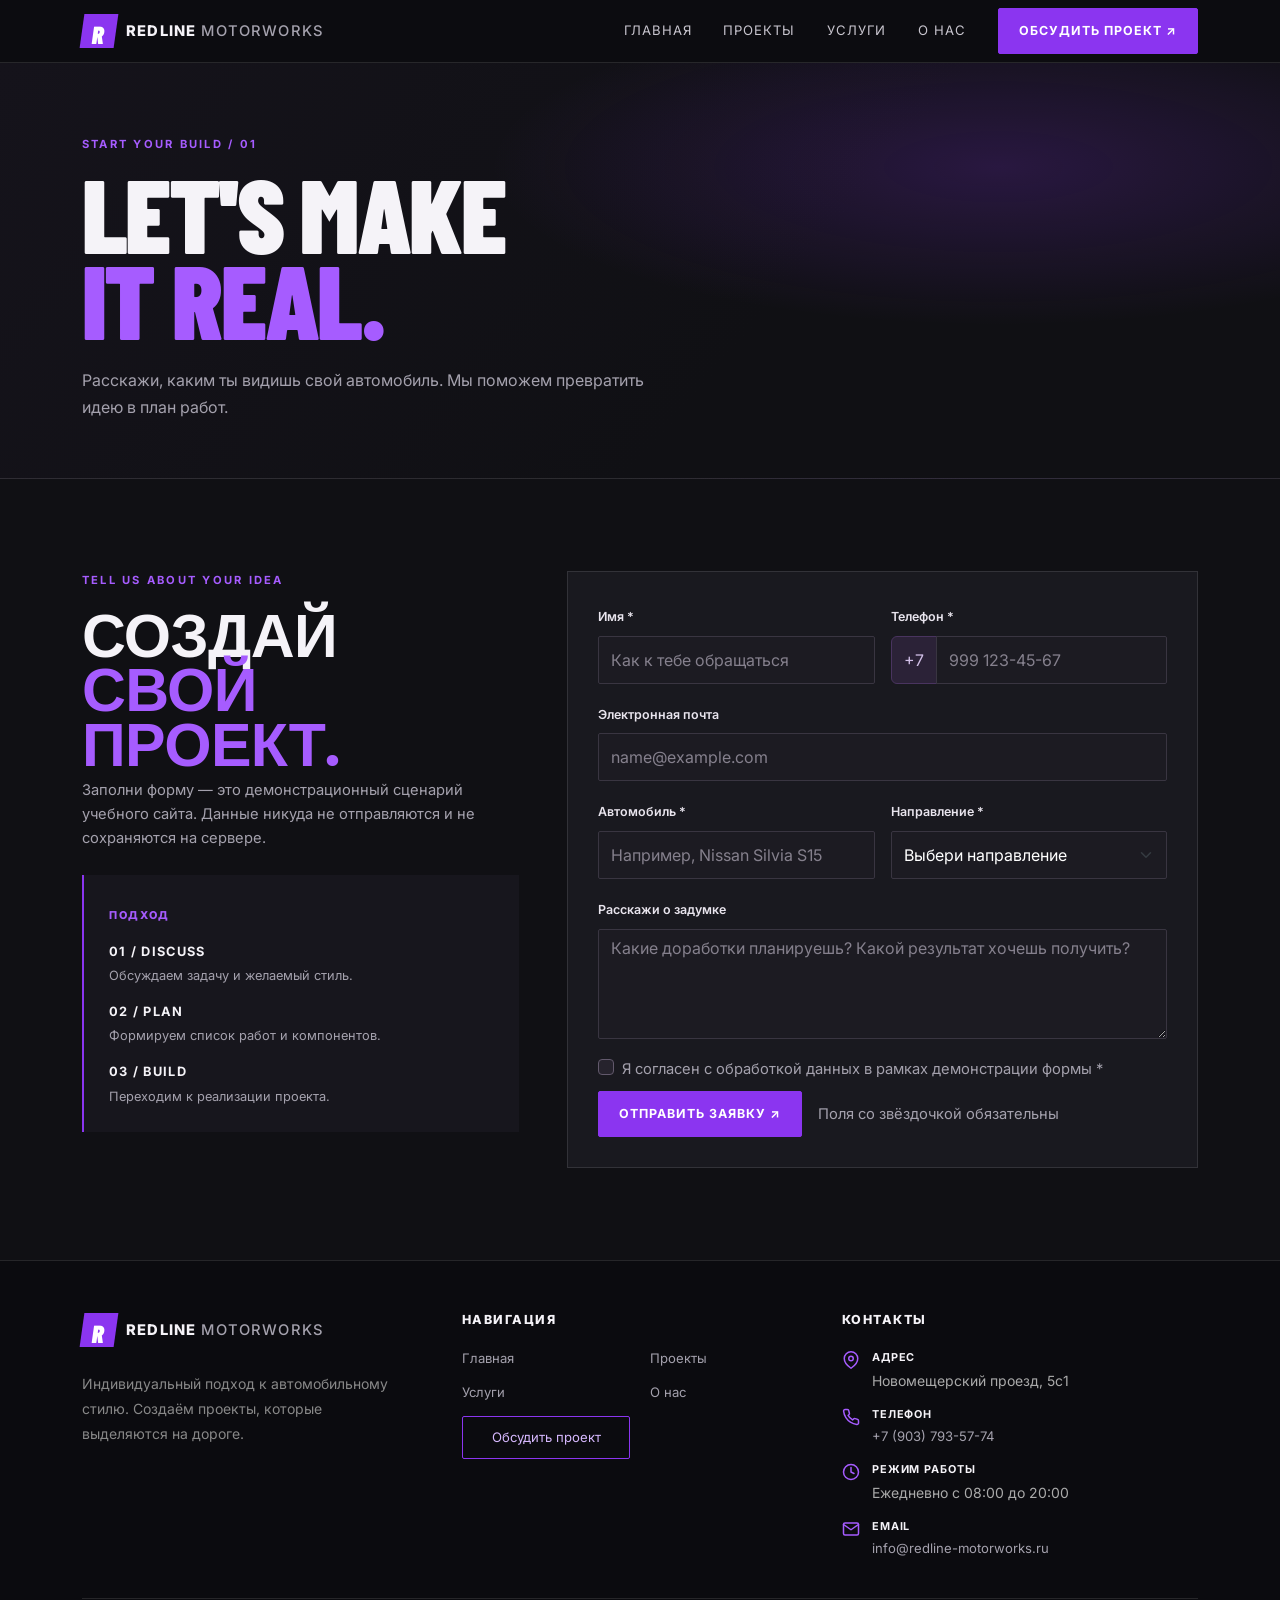
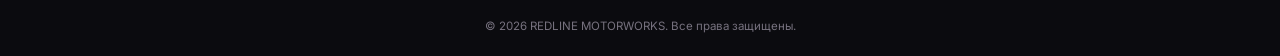
<file: order.html>
<!DOCTYPE html>
<html lang="ru">
<head>
  <meta charset="UTF-8"><meta name="viewport" content="width=device-width, initial-scale=1">
  <meta name="description" content="Оставить заявку на тюнинг-проект REDLINE MOTORWORKS.">
  <title>Заявка — REDLINE MOTORWORKS</title>
  <link href="vendor/bootstrap.min.css" rel="stylesheet"><link rel="stylesheet" href="css/custom.css">
</head>
<body>
<nav class="navbar navbar-expand-lg navbar-dark site-navbar sticky-top">
    <div class="container">
      <a class="navbar-brand brand-lockup" href="index.html"><span class="brand-mark">R</span><span>REDLINE<span class="brand-light"> MOTORWORKS</span></span></a>
      <button class="navbar-toggler" type="button" data-bs-toggle="collapse" data-bs-target="#mainNav" aria-controls="mainNav" aria-expanded="false" aria-label="Открыть меню"><span class="navbar-toggler-icon"></span></button>
      <div class="collapse navbar-collapse" id="mainNav">
        <ul class="navbar-nav ms-auto align-items-lg-center gap-lg-3">
          <li class="nav-item"><a class="nav-link" href="index.html">Главная</a></li>
          <li class="nav-item"><a class="nav-link" href="catalog.html">Проекты</a></li>
          <li class="nav-item"><a class="nav-link" href="services.html">Услуги</a></li>
          <li class="nav-item"><a class="nav-link" href="contacts.html">О нас</a></li>
          <li class="nav-item"><a class="btn btn-redline btn-sm ms-lg-2" href="order.html">Обсудить проект <span aria-hidden="true">↗</span></a></li>
        </ul>
      </div>
    </div>
  </nav>
<main>
  <section class="page-hero page-hero-compact"><div class="container"><p class="eyebrow">START YOUR BUILD / 01</p><h1 class="page-title">LET'S MAKE<br><span>IT REAL.</span></h1><p class="page-lead">Расскажи, каким ты видишь свой автомобиль. Мы поможем превратить идею в план работ.</p></div></section>
  <section class="section-space"><div class="container"><div class="row g-5">
    <div class="col-12 col-lg-5"><p class="eyebrow">TELL US ABOUT YOUR IDEA</p><h2 class="section-title section-title-small">СОЗДАЙ<br><span>СВОЙ ПРОЕКТ.</span></h2><p class="muted-copy">Заполни форму — это демонстрационный сценарий учебного сайта. Данные никуда не отправляются и не сохраняются на сервере.</p><div class="contact-mini mt-4"><span class="mini-label">ПОДХОД</span><strong>01 / DISCUSS</strong><p>Обсуждаем задачу и желаемый стиль.</p><strong>02 / PLAN</strong><p>Формируем список работ и компонентов.</p><strong>03 / BUILD</strong><p>Переходим к реализации проекта.</p></div></div>
    <div class="col-12 col-lg-7"><div class="form-panel">
      <div class="alert alert-success d-none" id="formSuccess" role="alert">Заявка успешно проверена! Это демонстрационная форма: данные не отправлялись на сервер.</div>
      <div class="alert alert-danger d-none" id="formError" role="alert">Проверь обязательные поля формы.</div>
      <form id="orderForm" novalidate>
        <div class="row g-3">
          <div class="col-12 col-md-6"><label for="clientName" class="form-label">Имя *</label><input class="form-control redline-input" id="clientName" name="name" type="text" placeholder="Как к тебе обращаться" required><div class="invalid-feedback">Укажи своё имя.</div></div>
          <div class="col-12 col-md-6"><label for="clientPhone" class="form-label">Телефон *</label><div class="input-group"><span class="input-group-text input-addon">+7</span><input class="form-control redline-input" id="clientPhone" name="phone" type="tel" placeholder="999 123-45-67" pattern="[0-9\s()-]{10,15}" required></div><div class="invalid-feedback">Укажи номер телефона.</div></div>
          <div class="col-12"><label for="clientEmail" class="form-label">Электронная почта</label><input class="form-control redline-input" id="clientEmail" name="email" type="email" placeholder="name@example.com"><div class="invalid-feedback">Проверь адрес электронной почты.</div></div>
          <div class="col-12 col-md-6"><label for="carModel" class="form-label">Автомобиль *</label><input class="form-control redline-input" id="carModel" name="car" type="text" placeholder="Например, Nissan Silvia S15" required><div class="invalid-feedback">Укажи автомобиль.</div></div>
          <div class="col-12 col-md-6"><label for="buildType" class="form-label">Направление *</label><select class="form-select redline-input" id="buildType" name="type" required><option value="" selected disabled>Выбери направление</option><option>JDM</option><option>Drift</option><option>Street</option><option>Другое</option></select><div class="invalid-feedback">Выбери направление.</div></div>
          <div class="col-12"><label for="projectMessage" class="form-label">Расскажи о задумке</label><textarea class="form-control redline-input" id="projectMessage" name="message" rows="4" placeholder="Какие доработки планируешь? Какой результат хочешь получить?"></textarea></div>
          <div class="col-12"><div class="form-check"><input class="form-check-input redline-check" id="agree" type="checkbox" required><label class="form-check-label small muted-copy" for="agree">Я согласен с обработкой данных в рамках демонстрации формы *</label><div class="invalid-feedback">Необходимо подтвердить согласие.</div></div></div>
          <div class="col-12 d-flex flex-wrap align-items-center gap-3 mt-2"><button class="btn btn-redline btn-lg" type="submit">Отправить заявку ↗</button><span class="small muted-copy">Поля со звёздочкой обязательны</span></div>
        </div>
      </form>
    </div></div>
  </div></div></section>
</main>
<footer class="site-footer">
  <div class="container">
    <div class="row g-4 footer-main">
      <div class="col-lg-4 footer-brand-column">
        <a class="navbar-brand brand-lockup footer-brand" href="index.html">
          <span class="brand-mark">R</span><span>REDLINE<span class="brand-light"> MOTORWORKS</span></span>
        </a>
        <p class="footer-description">Индивидуальный подход к автомобильному стилю. Создаём проекты, которые выделяются на дороге.</p>
      </div>

      <div class="col-lg-4 footer-navigation-column">
        <h5 class="footer-title">НАВИГАЦИЯ</h5>
        <nav class="footer-navigation" aria-label="Навигация в подвале">
          <a href="index.html">Главная</a>
          <a href="catalog.html">Проекты</a>
          <a href="services.html">Услуги</a>
          <a href="contacts.html">О нас</a>
          <a href="order.html">Обсудить проект</a>
        </nav>
      </div>

      <div class="col-lg-4 footer-contacts-column">
        <h5 class="footer-title">КОНТАКТЫ</h5>
        <ul class="footer-contacts">
          <li>
            <svg class="contact-icon" viewBox="0 0 24 24" fill="none" stroke="currentColor" stroke-width="2" stroke-linecap="round" stroke-linejoin="round">
              <path d="M21 10c0 7-9 13-9 13s-9-6-9-13a9 9 0 0 1 18 0z"></path>
              <circle cx="12" cy="10" r="3"></circle>
            </svg>
            <div>
              <span class="footer-contact-label">Адрес</span>
              <span>Новомещерский проезд, 5с1</span>
            </div>
          </li>

          <li>
            <svg class="contact-icon" viewBox="0 0 24 24" fill="none" stroke="currentColor" stroke-width="2" stroke-linecap="round" stroke-linejoin="round">
              <path d="M22 16.92v3a2 2 0 0 1-2.18 2 19.79 19.79 0 0 1-8.63-3.07 19.5 19.5 0 0 1-6-6 19.79 19.79 0 0 1-3.07-8.67A2 2 0 0 1 4.11 2h3a2 2 0 0 1 2 1.72 12.84 12.84 0 0 0 .7 2.81 2 2 0 0 1-.45 2.11L8.09 9.91a16 16 0 0 0 6 6l1.27-1.27a2 2 0 0 1 2.11-.45 12.84 12.84 0 0 0 2.81.7A2 2 0 0 1 22 16.92z"></path>
            </svg>
            <div>
              <span class="footer-contact-label">Телефон</span>
              <a href="tel:+79037935774">+7 (903) 793-57-74</a>
            </div>
          </li>

          <li>
            <svg class="contact-icon" viewBox="0 0 24 24" fill="none" stroke="currentColor" stroke-width="2" stroke-linecap="round" stroke-linejoin="round">
              <circle cx="12" cy="12" r="10"></circle>
              <polyline points="12 6 12 12 16 14"></polyline>
            </svg>
            <div>
              <span class="footer-contact-label">Режим работы</span>
              <span>Ежедневно с 08:00 до 20:00</span>
            </div>
          </li>

          <li>
            <svg class="contact-icon" viewBox="0 0 24 24" fill="none" stroke="currentColor" stroke-width="2" stroke-linecap="round" stroke-linejoin="round">
              <path d="M4 4h16c1.1 0 2 .9 2 2v12c0 1.1-.9 2-2 2H4c-1.1 0-2-.9-2-2V6c0-1.1.9-2 2-2z"></path>
              <polyline points="22,6 12,13 2,6"></polyline>
            </svg>
            <div>
              <span class="footer-contact-label">Email</span>
              <a href="mailto:info@redline-motorworks.ru">info@redline-motorworks.ru</a>
            </div>
          </li>
        </ul>
      </div>
    </div>

    <div class="footer-bottom">
      <p>© 2026 REDLINE MOTORWORKS. Все права защищены.</p>
    </div>
  </div>
</footer>
<script src="vendor/bootstrap.bundle.min.js"></script>
  <script src="js/main.js"></script>
</body></html>
</file>
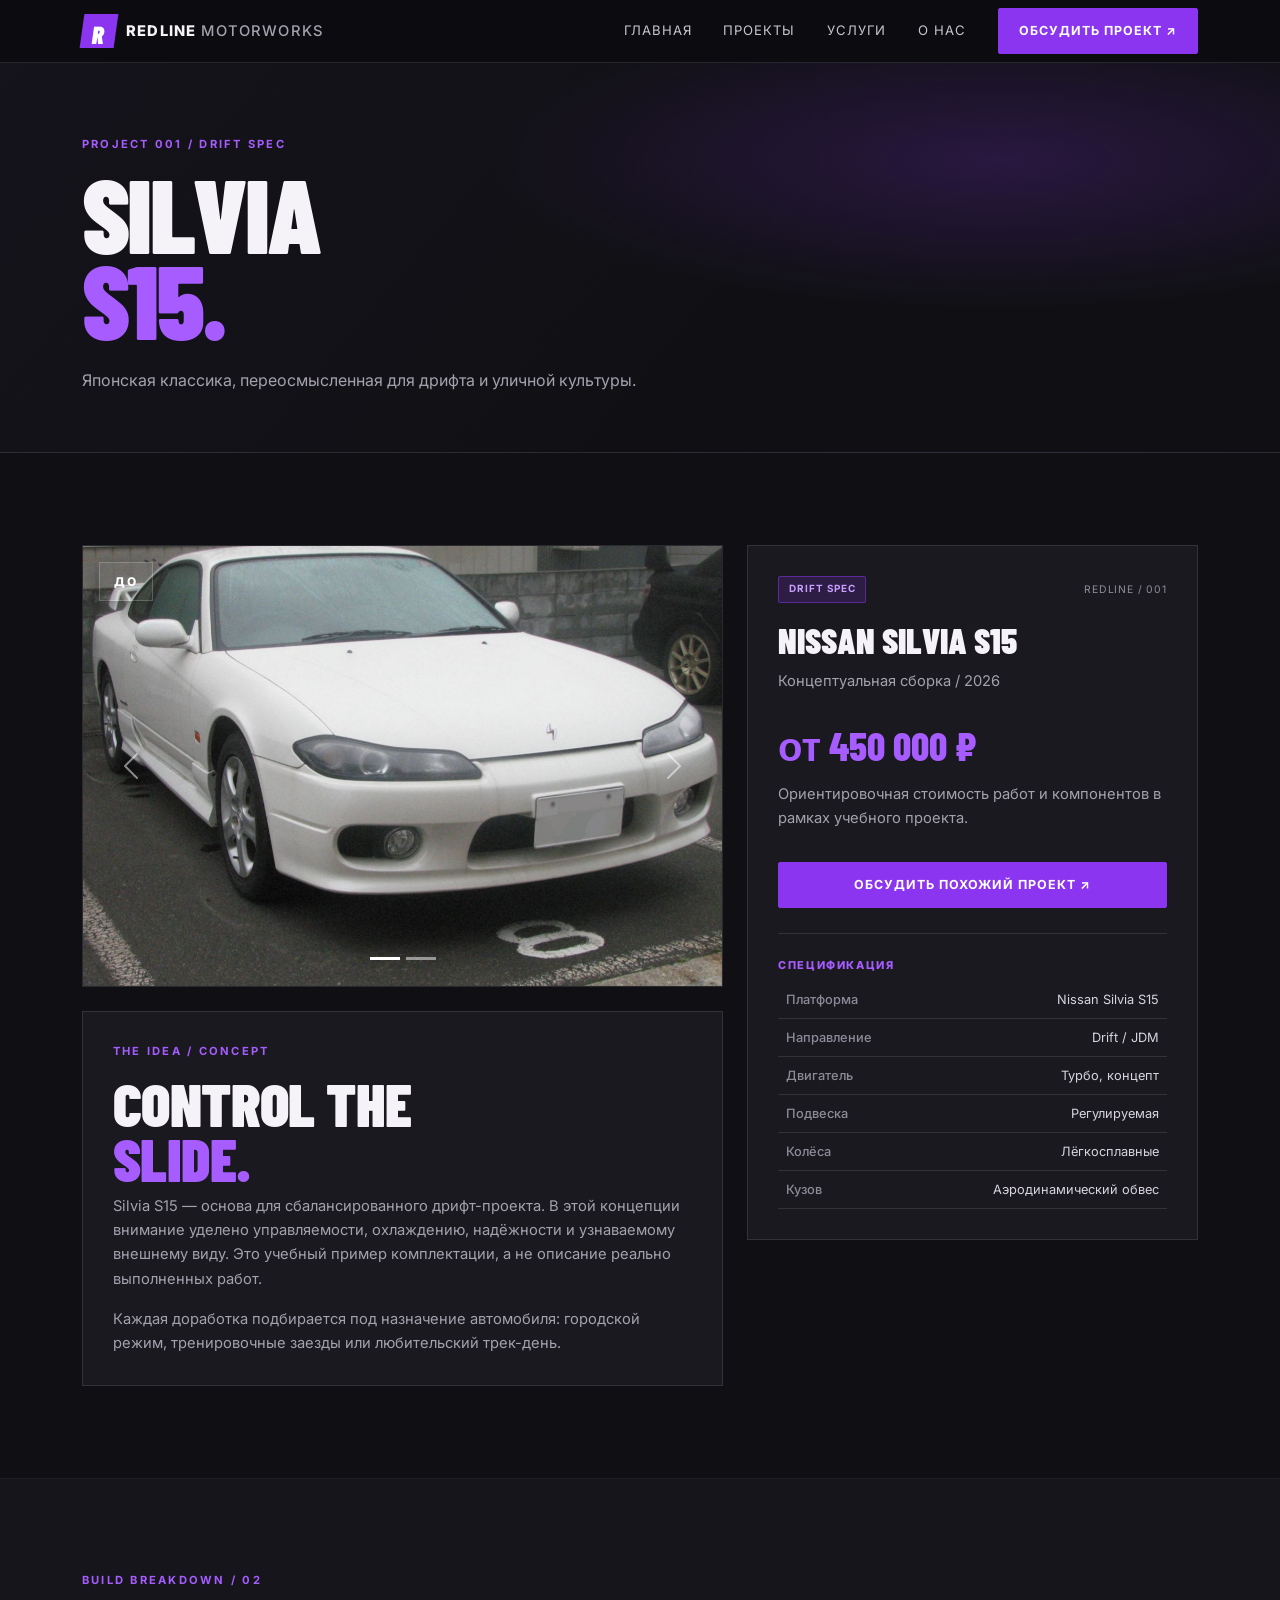
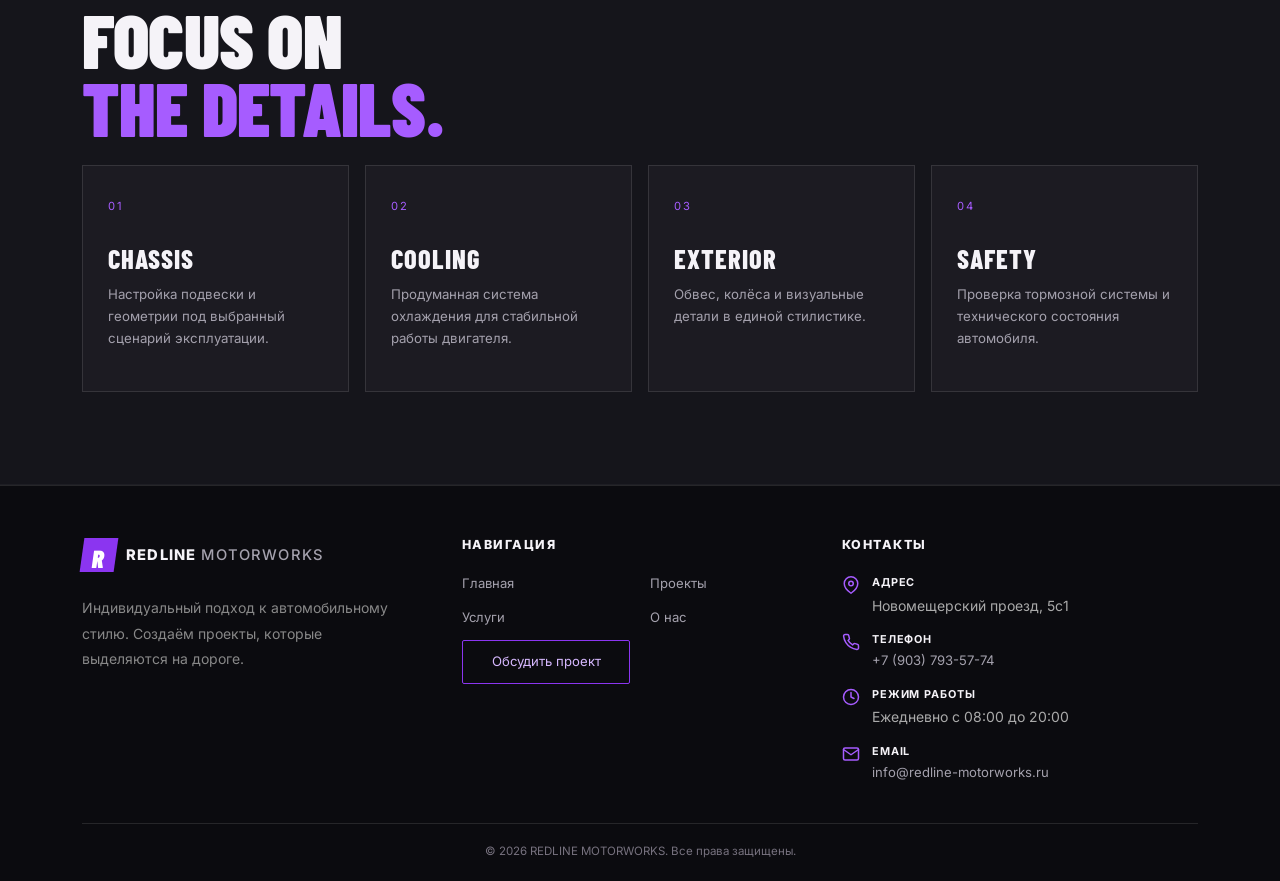
<file: product.html>
<!DOCTYPE html>
<html lang="ru">
<head>
  <meta charset="UTF-8"><meta name="viewport" content="width=device-width, initial-scale=1">
  <meta name="description" content="Подробности проекта Nissan Silvia S15 от REDLINE MOTORWORKS.">
  <title>Nissan Silvia S15 — REDLINE MOTORWORKS</title>
  <link href="vendor/bootstrap.min.css" rel="stylesheet"><link rel="stylesheet" href="css/custom.css">
</head>
<body>
<nav class="navbar navbar-expand-lg navbar-dark site-navbar sticky-top">
    <div class="container">
      <a class="navbar-brand brand-lockup" href="index.html"><span class="brand-mark">R</span><span>REDLINE<span class="brand-light"> MOTORWORKS</span></span></a>
      <button class="navbar-toggler" type="button" data-bs-toggle="collapse" data-bs-target="#mainNav" aria-controls="mainNav" aria-expanded="false" aria-label="Открыть меню"><span class="navbar-toggler-icon"></span></button>
      <div class="collapse navbar-collapse" id="mainNav">
        <ul class="navbar-nav ms-auto align-items-lg-center gap-lg-3">
          <li class="nav-item"><a class="nav-link" href="index.html">Главная</a></li>
          <li class="nav-item"><a class="nav-link" href="catalog.html">Проекты</a></li>
          <li class="nav-item"><a class="nav-link" href="services.html">Услуги</a></li>
          <li class="nav-item"><a class="nav-link" href="contacts.html">О нас</a></li>
          <li class="nav-item"><a class="btn btn-redline btn-sm ms-lg-2" href="order.html">Обсудить проект <span aria-hidden="true">↗</span></a></li>
        </ul>
      </div>
    </div>
  </nav>
<main>
  <section class="page-hero page-hero-compact"><div class="container"><p class="eyebrow">PROJECT 001 / DRIFT SPEC</p><h1 class="page-title">SILVIA<br><span>S15.</span></h1><p class="page-lead">Японская классика, переосмысленная для дрифта и уличной культуры.</p></div></section>
  <section class="section-space"><div class="container">
    <div class="row g-4 align-items-start">
      <div class="col-12 col-lg-7">
        <div id="projectGallery" class="carousel slide redline-carousel" data-bs-ride="false">
          <div class="carousel-indicators"><button type="button" data-bs-target="#projectGallery" data-bs-slide-to="0" class="active" aria-current="true" aria-label="Фото 1"></button><button type="button" data-bs-target="#projectGallery" data-bs-slide-to="1" aria-label="Фото 2"></button></div>
          <div class="carousel-inner">
            <div class="carousel-item active"><span class="photo-stage-label">ДО</span><img src="images/Nissan_s15.jpg" class="d-block w-100 gallery-image" alt="Nissan Silvia S15 до тюнинга"></div>
            <div class="carousel-item"><span class="photo-stage-label">ПОСЛЕ</span><img src="images/Nissan_s15_tuning.webp" class="d-block w-100 gallery-image" alt="Nissan Silvia S15 после тюнинга"></div>
          </div>
          <button class="carousel-control-prev" type="button" data-bs-target="#projectGallery" data-bs-slide="prev"><span class="carousel-control-prev-icon" aria-hidden="true"></span><span class="visually-hidden">Предыдущее фото</span></button>
          <button class="carousel-control-next" type="button" data-bs-target="#projectGallery" data-bs-slide="next"><span class="carousel-control-next-icon" aria-hidden="true"></span><span class="visually-hidden">Следующее фото</span></button>
        </div>
        <div class="content-panel mt-4"><p class="eyebrow">THE IDEA / CONCEPT</p><h2 class="section-title section-title-small">CONTROL THE<br><span>SLIDE.</span></h2><p class="muted-copy">Silvia S15 — основа для сбалансированного дрифт-проекта. В этой концепции внимание уделено управляемости, охлаждению, надёжности и узнаваемому внешнему виду. Это учебный пример комплектации, а не описание реально выполненных работ.</p><p class="muted-copy mb-0">Каждая доработка подбирается под назначение автомобиля: городской режим, тренировочные заезды или любительский трек-день.</p></div>
      </div>
      <div class="col-12 col-lg-5">
        <div class="spec-panel">
          <div class="d-flex justify-content-between align-items-center mb-3"><span class="badge badge-purple">DRIFT SPEC</span><span class="project-year">REDLINE / 001</span></div>
          <h2 class="spec-title">NISSAN SILVIA S15</h2><p class="muted-copy">Концептуальная сборка / 2026</p>
          <div class="spec-price">от 450 000 ₽</div><p class="small muted-copy">Ориентировочная стоимость работ и компонентов в рамках учебного проекта.</p>
          <a href="order.html" class="btn btn-redline btn-lg w-100 mt-3">Обсудить похожий проект ↗</a>
          <hr class="divider-line">
          <h3 class="subheading">СПЕЦИФИКАЦИЯ</h3>
          <div class="table-responsive"><table class="table table-dark table-spec mb-0"><tbody>
            <tr><th scope="row">Платформа</th><td>Nissan Silvia S15</td></tr>
            <tr><th scope="row">Направление</th><td>Drift / JDM</td></tr>
            <tr><th scope="row">Двигатель</th><td>Турбо, концепт</td></tr>
            <tr><th scope="row">Подвеска</th><td>Регулируемая</td></tr>
            <tr><th scope="row">Колёса</th><td>Лёгкосплавные</td></tr>
            <tr><th scope="row">Кузов</th><td>Аэродинамический обвес</td></tr>
          </tbody></table></div>
        </div>
      </div>
    </div>
  </div></section>
  <section class="section-space section-dark"><div class="container"><p class="eyebrow">BUILD BREAKDOWN / 02</p><h2 class="section-title">FOCUS ON<br><span>THE DETAILS.</span></h2><div class="row g-3 mt-2">
    <div class="col-12 col-md-6 col-lg-3"><div class="detail-tile"><span>01</span><h3>CHASSIS</h3><p>Настройка подвески и геометрии под выбранный сценарий эксплуатации.</p></div></div>
    <div class="col-12 col-md-6 col-lg-3"><div class="detail-tile"><span>02</span><h3>COOLING</h3><p>Продуманная система охлаждения для стабильной работы двигателя.</p></div></div>
    <div class="col-12 col-md-6 col-lg-3"><div class="detail-tile"><span>03</span><h3>EXTERIOR</h3><p>Обвес, колёса и визуальные детали в единой стилистике.</p></div></div>
    <div class="col-12 col-md-6 col-lg-3"><div class="detail-tile"><span>04</span><h3>SAFETY</h3><p>Проверка тормозной системы и технического состояния автомобиля.</p></div></div>
  </div></div></section>
</main>
<footer class="site-footer">
  <div class="container">
    <div class="row g-4 footer-main">
      <div class="col-lg-4 footer-brand-column">
        <a class="navbar-brand brand-lockup footer-brand" href="index.html">
          <span class="brand-mark">R</span><span>REDLINE<span class="brand-light"> MOTORWORKS</span></span>
        </a>
        <p class="footer-description">Индивидуальный подход к автомобильному стилю. Создаём проекты, которые выделяются на дороге.</p>
      </div>

      <div class="col-lg-4 footer-navigation-column">
        <h5 class="footer-title">НАВИГАЦИЯ</h5>
        <nav class="footer-navigation" aria-label="Навигация в подвале">
          <a href="index.html">Главная</a>
          <a href="catalog.html">Проекты</a>
          <a href="services.html">Услуги</a>
          <a href="contacts.html">О нас</a>
          <a href="order.html">Обсудить проект</a>
        </nav>
      </div>

      <div class="col-lg-4 footer-contacts-column">
        <h5 class="footer-title">КОНТАКТЫ</h5>
        <ul class="footer-contacts">
          <li>
            <svg class="contact-icon" viewBox="0 0 24 24" fill="none" stroke="currentColor" stroke-width="2" stroke-linecap="round" stroke-linejoin="round">
              <path d="M21 10c0 7-9 13-9 13s-9-6-9-13a9 9 0 0 1 18 0z"></path>
              <circle cx="12" cy="10" r="3"></circle>
            </svg>
            <div>
              <span class="footer-contact-label">Адрес</span>
              <span>Новомещерский проезд, 5с1</span>
            </div>
          </li>

          <li>
            <svg class="contact-icon" viewBox="0 0 24 24" fill="none" stroke="currentColor" stroke-width="2" stroke-linecap="round" stroke-linejoin="round">
              <path d="M22 16.92v3a2 2 0 0 1-2.18 2 19.79 19.79 0 0 1-8.63-3.07 19.5 19.5 0 0 1-6-6 19.79 19.79 0 0 1-3.07-8.67A2 2 0 0 1 4.11 2h3a2 2 0 0 1 2 1.72 12.84 12.84 0 0 0 .7 2.81 2 2 0 0 1-.45 2.11L8.09 9.91a16 16 0 0 0 6 6l1.27-1.27a2 2 0 0 1 2.11-.45 12.84 12.84 0 0 0 2.81.7A2 2 0 0 1 22 16.92z"></path>
            </svg>
            <div>
              <span class="footer-contact-label">Телефон</span>
              <a href="tel:+79037935774">+7 (903) 793-57-74</a>
            </div>
          </li>

          <li>
            <svg class="contact-icon" viewBox="0 0 24 24" fill="none" stroke="currentColor" stroke-width="2" stroke-linecap="round" stroke-linejoin="round">
              <circle cx="12" cy="12" r="10"></circle>
              <polyline points="12 6 12 12 16 14"></polyline>
            </svg>
            <div>
              <span class="footer-contact-label">Режим работы</span>
              <span>Ежедневно с 08:00 до 20:00</span>
            </div>
          </li>

          <li>
            <svg class="contact-icon" viewBox="0 0 24 24" fill="none" stroke="currentColor" stroke-width="2" stroke-linecap="round" stroke-linejoin="round">
              <path d="M4 4h16c1.1 0 2 .9 2 2v12c0 1.1-.9 2-2 2H4c-1.1 0-2-.9-2-2V6c0-1.1.9-2 2-2z"></path>
              <polyline points="22,6 12,13 2,6"></polyline>
            </svg>
            <div>
              <span class="footer-contact-label">Email</span>
              <a href="mailto:info@redline-motorworks.ru">info@redline-motorworks.ru</a>
            </div>
          </li>
        </ul>
      </div>
    </div>

    <div class="footer-bottom">
      <p>© 2026 REDLINE MOTORWORKS. Все права защищены.</p>
    </div>
  </div>
</footer>
<script src="vendor/bootstrap.bundle.min.js"></script>
  <script src="js/main.js"></script>
</body></html>
</file>
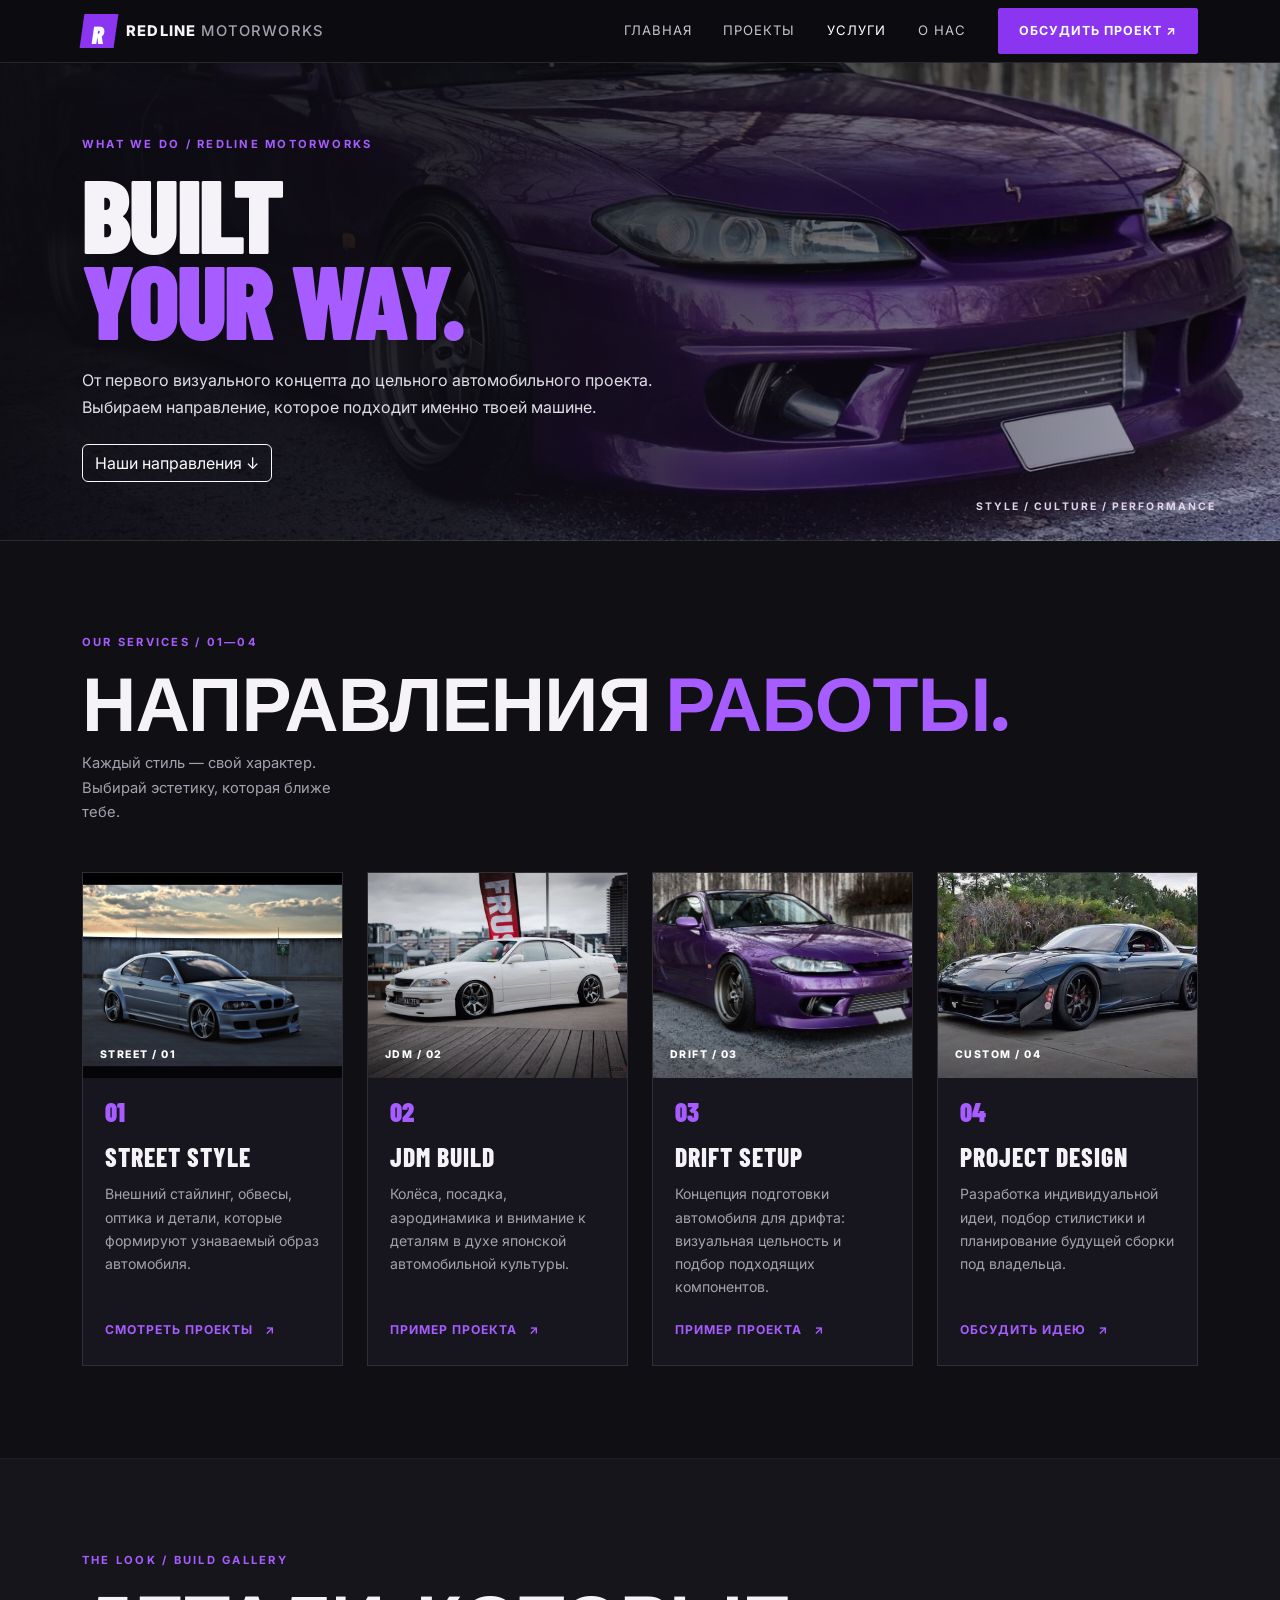
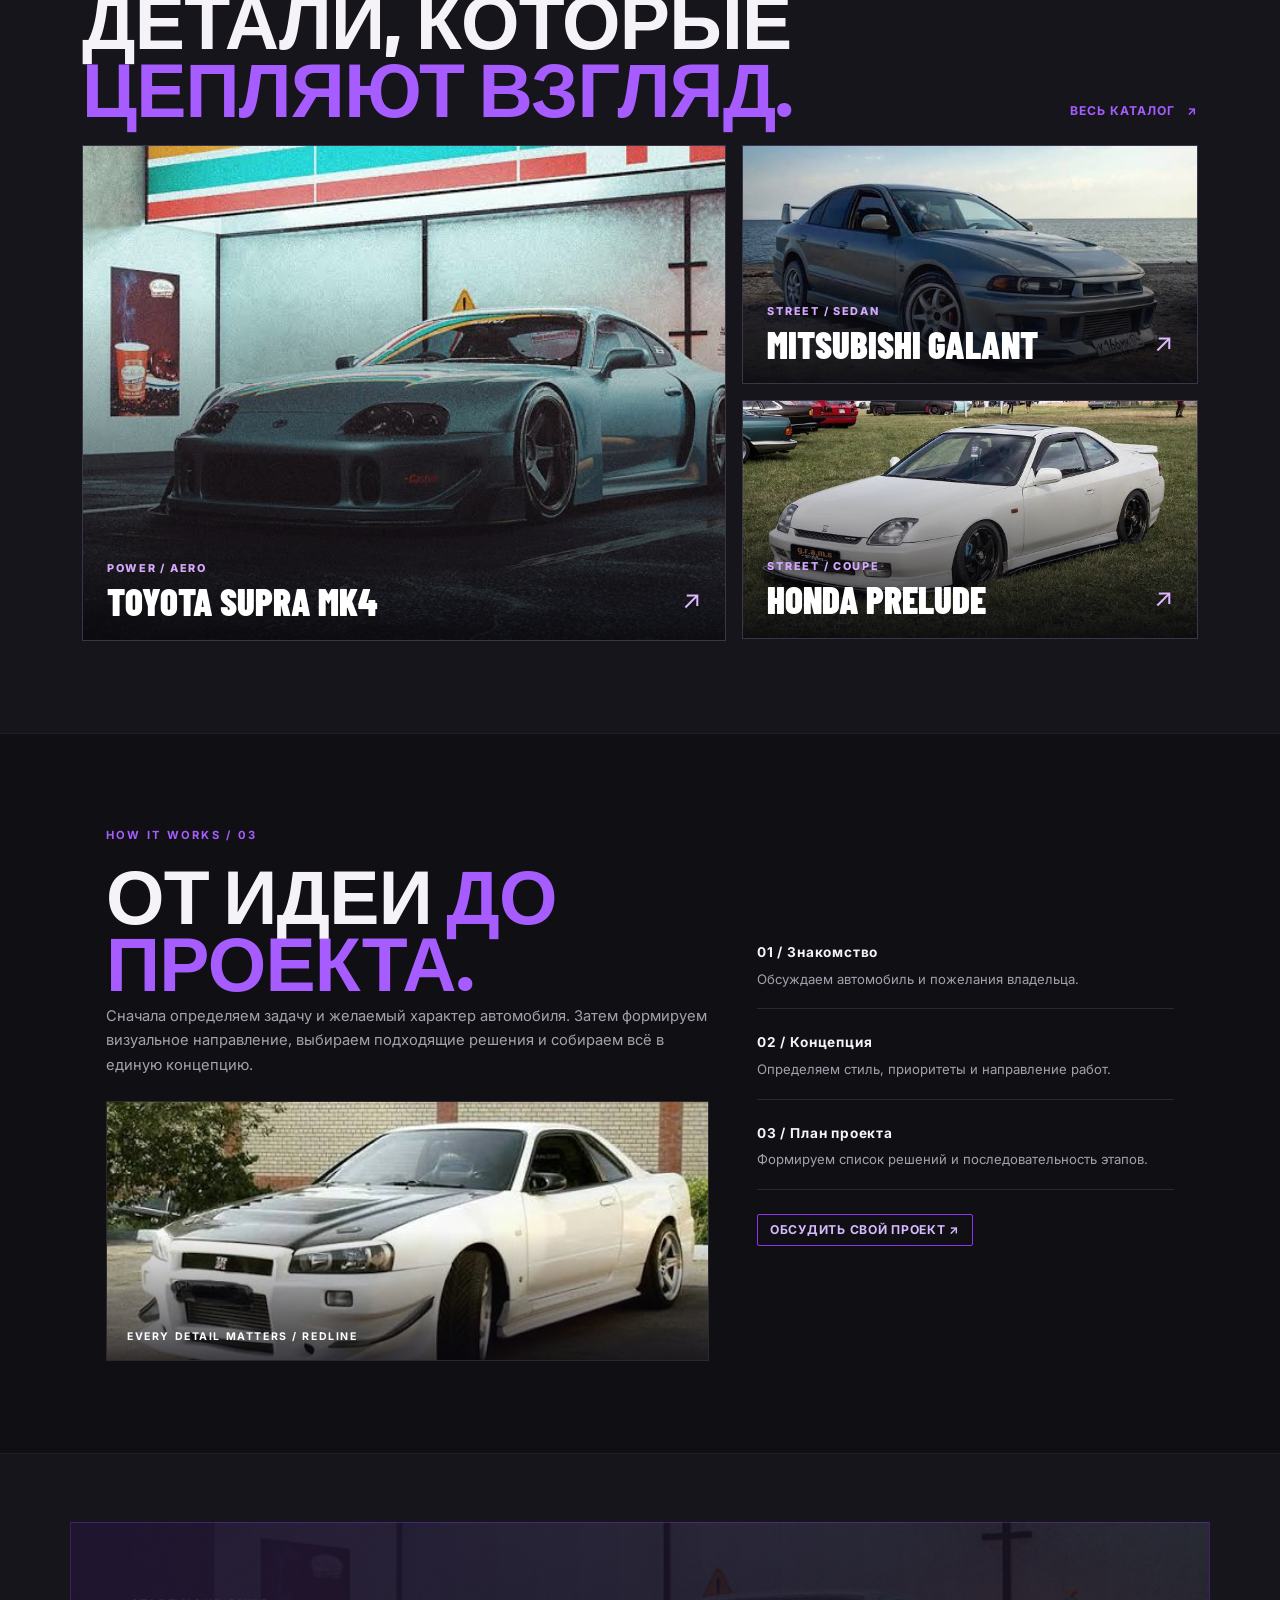
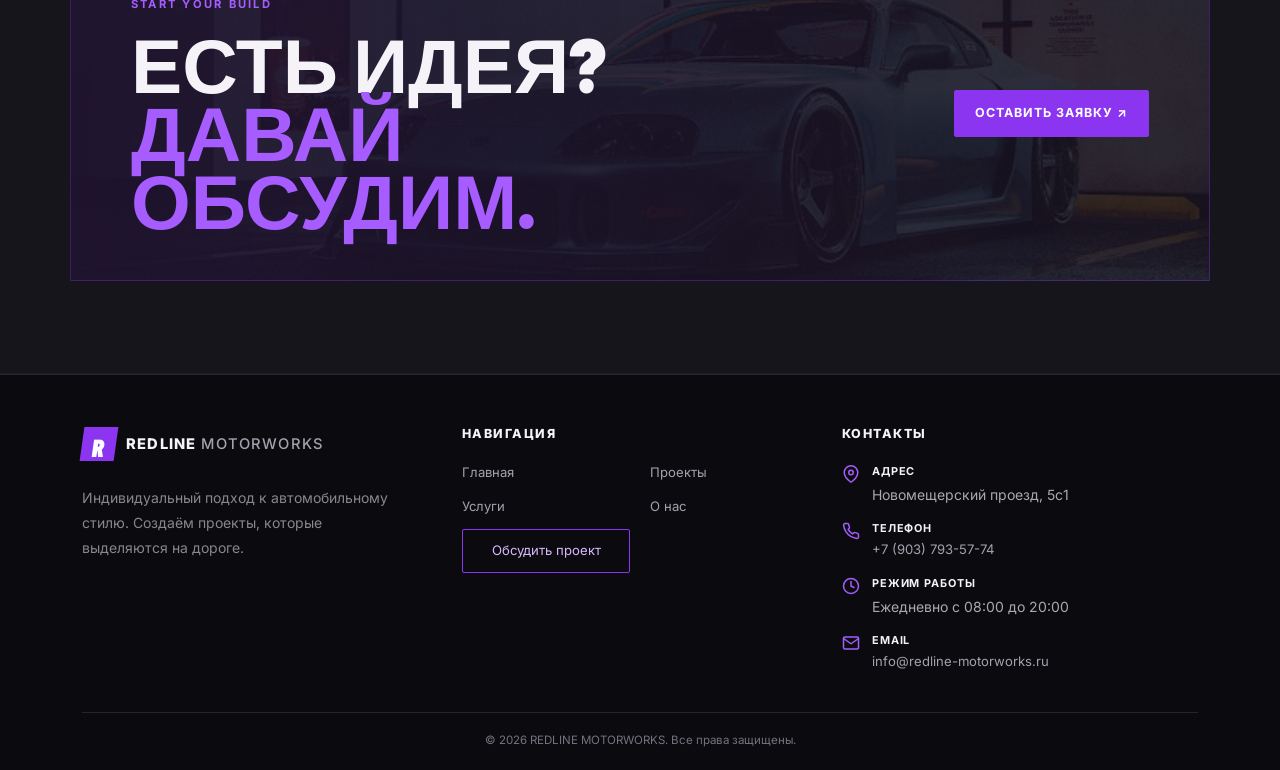
<file: services.html>
<!DOCTYPE html>
<html lang="ru">
<head>
  <meta charset="UTF-8">
  <meta name="viewport" content="width=device-width, initial-scale=1">
  <meta name="description" content="Услуги REDLINE MOTORWORKS: стайлинг, доработка подвески, экстерьер и индивидуальные автомобильные проекты.">
  <title>Услуги — REDLINE MOTORWORKS</title>
  <link href="vendor/bootstrap.min.css" rel="stylesheet">
  <link rel="stylesheet" href="css/custom.css">
</head>
<body>
  <nav class="navbar navbar-expand-lg navbar-dark site-navbar sticky-top">
    <div class="container">
      <a class="navbar-brand brand-lockup" href="index.html"><span class="brand-mark">R</span><span>REDLINE<span class="brand-light"> MOTORWORKS</span></span></a>
      <button class="navbar-toggler" type="button" data-bs-toggle="collapse" data-bs-target="#mainNav" aria-controls="mainNav" aria-expanded="false" aria-label="Открыть меню"><span class="navbar-toggler-icon"></span></button>
      <div class="collapse navbar-collapse" id="mainNav">
        <ul class="navbar-nav ms-auto align-items-lg-center gap-lg-3">
          <li class="nav-item"><a class="nav-link" href="index.html">Главная</a></li>
          <li class="nav-item"><a class="nav-link" href="catalog.html">Проекты</a></li>
          <li class="nav-item"><a class="nav-link active" aria-current="page" href="services.html">Услуги</a></li>
          <li class="nav-item"><a class="nav-link" href="contacts.html">О нас</a></li>
          <li class="nav-item"><a class="btn btn-redline btn-sm ms-lg-2" href="order.html">Обсудить проект <span aria-hidden="true">↗</span></a></li>
        </ul>
      </div>
    </div>
  </nav>
<main>
    <section class="page-hero page-hero-compact services-hero">
      <div class="container position-relative services-hero-content">
        <p class="eyebrow">WHAT WE DO / REDLINE MOTORWORKS</p>
        <h1 class="page-title">BUILT<br><span>YOUR WAY.</span></h1>
        <p class="page-lead">От первого визуального концепта до цельного автомобильного проекта. Выбираем направление, которое подходит именно твоей машине.</p>
        <a class="btn btn-outline-light mt-4" href="#directions">Наши направления <span aria-hidden="true">↓</span></a>
      </div>
      <span class="services-hero-caption" aria-hidden="true">STYLE / CULTURE / PERFORMANCE</span>
    </section>
    <section class="section-space" id="directions">
      <div class="container">
        <p class="eyebrow">OUR SERVICES / 01—04</p>
        <div class="d-flex flex-wrap align-items-end justify-content-between gap-3 mb-4">
          <h2 class="section-title mb-0">НАПРАВЛЕНИЯ <span>РАБОТЫ.</span></h2>
          <p class="muted-copy mb-0 services-intro">Каждый стиль — свой характер. Выбирай эстетику, которая ближе тебе.</p>
        </div>
        <div class="row g-4 mt-1">
          <div class="col-md-6 col-xl-3"><article class="service-card service-photo-card h-100"><div class="service-card-media"><img src="images/BMW_tuning.jpg" alt="BMW E46 с выразительной посадкой и колёсами"><span class="service-image-label">STREET / 01</span></div><div class="service-card-body"><span class="service-number">01</span><h3>STREET STYLE</h3><p class="muted-copy">Внешний стайлинг, обвесы, оптика и детали, которые формируют узнаваемый образ автомобиля.</p><a class="text-link" href="catalog.html">Смотреть проекты <span aria-hidden="true">↗</span></a></div></article></div>
          <div class="col-md-6 col-xl-3"><article class="service-card service-photo-card h-100"><div class="service-card-media"><img src="images/mark_tuning.jpg" alt="Японский седан Toyota Mark II в JDM-стиле"><span class="service-image-label">JDM / 02</span></div><div class="service-card-body"><span class="service-number">02</span><h3>JDM BUILD</h3><p class="muted-copy">Колёса, посадка, аэродинамика и внимание к деталям в духе японской автомобильной культуры.</p><a class="text-link" href="toyota-mark-ii.html">Пример проекта <span aria-hidden="true">↗</span></a></div></article></div>
          <div class="col-md-6 col-xl-3"><article class="service-card service-photo-card h-100"><div class="service-card-media"><img src="images/Nissan_s15_tuning.webp" alt="Nissan Silvia S15 в агрессивном дрифт-обвесе"><span class="service-image-label">DRIFT / 03</span></div><div class="service-card-body"><span class="service-number">03</span><h3>DRIFT SETUP</h3><p class="muted-copy">Концепция подготовки автомобиля для дрифта: визуальная цельность и подбор подходящих компонентов.</p><a class="text-link" href="product.html">Пример проекта <span aria-hidden="true">↗</span></a></div></article></div>
          <div class="col-md-6 col-xl-3"><article class="service-card service-photo-card h-100"><div class="service-card-media"><img src="images/RX-7_tuning.jpg" alt="Тюнингованная Mazda RX-7 как пример индивидуального проекта"><span class="service-image-label">CUSTOM / 04</span></div><div class="service-card-body"><span class="service-number">04</span><h3>PROJECT DESIGN</h3><p class="muted-copy">Разработка индивидуальной идеи, подбор стилистики и планирование будущей сборки под владельца.</p><a class="text-link" href="order.html">Обсудить идею <span aria-hidden="true">↗</span></a></div></article></div>
        </div>
      </div>
    </section>
    <section class="section-space section-dark">
      <div class="container">
        <div class="d-flex flex-wrap justify-content-between align-items-end gap-3 mb-4">
          <div><p class="eyebrow">THE LOOK / BUILD GALLERY</p><h2 class="section-title mb-0">ДЕТАЛИ, КОТОРЫЕ<br><span>ЦЕПЛЯЮТ ВЗГЛЯД.</span></h2></div>
          <a class="text-link" href="catalog.html">Весь каталог <span aria-hidden="true">↗</span></a>
        </div>
        <div class="row g-3 service-showcase">
          <div class="col-12 col-lg-7"><a class="service-showcase-item service-showcase-feature" href="supra.html"><img src="images/supra_tuning.jpg" alt="Toyota Supra MK4 с аэродинамическим обвесом"><span class="service-showcase-overlay"><span class="service-showcase-kicker">POWER / AERO</span><strong>TOYOTA SUPRA MK4</strong><span class="service-showcase-arrow" aria-hidden="true">↗</span></span></a></div>
          <div class="col-12 col-lg-5"><div class="row g-3 h-100"><div class="col-12"><a class="service-showcase-item service-showcase-small" href="mitsubishi-galant.html"><img src="images/galant_tuning.jpg" alt="Mitsubishi Galant со спортивным передним обвесом"><span class="service-showcase-overlay"><span class="service-showcase-kicker">STREET / SEDAN</span><strong>MITSUBISHI GALANT</strong><span class="service-showcase-arrow" aria-hidden="true">↗</span></span></a></div><div class="col-12"><a class="service-showcase-item service-showcase-small" href="honda-prelude.html"><img src="images/honda_tuning.jpg" alt="Honda Prelude после стайлинга"><span class="service-showcase-overlay"><span class="service-showcase-kicker">STREET / COUPE</span><strong>HONDA PRELUDE</strong><span class="service-showcase-arrow" aria-hidden="true">↗</span></span></a></div></div></div>
        </div>
      </div>
    </section>
    <section class="section-space">
      <div class="container">
        <div class="row align-items-center g-5 mx-0">
          <div class="col-lg-7"><p class="eyebrow">HOW IT WORKS / 03</p><h2 class="section-title">ОТ ИДЕИ <span>ДО ПРОЕКТА.</span></h2><p class="muted-copy mb-4">Сначала определяем задачу и желаемый характер автомобиля. Затем формируем визуальное направление, выбираем подходящие решения и собираем всё в единую концепцию.</p><div class="service-process-image"><img src="images/Skyline_tuning.jpg" alt="Детали и спортивный силуэт Nissan Skyline R34"><span>EVERY DETAIL MATTERS / REDLINE</span></div></div>
          <div class="col-lg-5"><ol class="service-steps"><li><strong>01 / Знакомство</strong><span>Обсуждаем автомобиль и пожелания владельца.</span></li><li><strong>02 / Концепция</strong><span>Определяем стиль, приоритеты и направление работ.</span></li><li><strong>03 / План проекта</strong><span>Формируем список решений и последовательность этапов.</span></li></ol><a href="order.html" class="btn btn-outline-redline mt-4">Обсудить свой проект ↗</a></div>
        </div>
      </div>
    </section>
    <section class="section-space section-dark"><div class="container"><div class="cta-panel services-cta row align-items-center g-4"><div class="col-lg-8"><p class="eyebrow">START YOUR BUILD</p><h2>ЕСТЬ ИДЕЯ?<br><span>ДАВАЙ ОБСУДИМ.</span></h2></div><div class="col-lg-4 text-lg-end"><a href="order.html" class="btn btn-redline btn-lg">Оставить заявку ↗</a></div></div></div></section>
  </main>
  <footer class="site-footer">
  <div class="container">
    <div class="row g-4 footer-main">
      <div class="col-lg-4 footer-brand-column">
        <a class="navbar-brand brand-lockup footer-brand" href="index.html">
          <span class="brand-mark">R</span><span>REDLINE<span class="brand-light"> MOTORWORKS</span></span>
        </a>
        <p class="footer-description">Индивидуальный подход к автомобильному стилю. Создаём проекты, которые выделяются на дороге.</p>
      </div>

      <div class="col-lg-4 footer-navigation-column">
        <h5 class="footer-title">НАВИГАЦИЯ</h5>
        <nav class="footer-navigation" aria-label="Навигация в подвале">
          <a href="index.html">Главная</a>
          <a href="catalog.html">Проекты</a>
          <a href="services.html">Услуги</a>
          <a href="contacts.html">О нас</a>
          <a href="order.html">Обсудить проект</a>
        </nav>
      </div>

      <div class="col-lg-4 footer-contacts-column">
        <h5 class="footer-title">КОНТАКТЫ</h5>
        <ul class="footer-contacts">
          <li>
            <svg class="contact-icon" viewBox="0 0 24 24" fill="none" stroke="currentColor" stroke-width="2" stroke-linecap="round" stroke-linejoin="round">
              <path d="M21 10c0 7-9 13-9 13s-9-6-9-13a9 9 0 0 1 18 0z"></path>
              <circle cx="12" cy="10" r="3"></circle>
            </svg>
            <div>
              <span class="footer-contact-label">Адрес</span>
              <span>Новомещерский проезд, 5с1</span>
            </div>
          </li>

          <li>
            <svg class="contact-icon" viewBox="0 0 24 24" fill="none" stroke="currentColor" stroke-width="2" stroke-linecap="round" stroke-linejoin="round">
              <path d="M22 16.92v3a2 2 0 0 1-2.18 2 19.79 19.79 0 0 1-8.63-3.07 19.5 19.5 0 0 1-6-6 19.79 19.79 0 0 1-3.07-8.67A2 2 0 0 1 4.11 2h3a2 2 0 0 1 2 1.72 12.84 12.84 0 0 0 .7 2.81 2 2 0 0 1-.45 2.11L8.09 9.91a16 16 0 0 0 6 6l1.27-1.27a2 2 0 0 1 2.11-.45 12.84 12.84 0 0 0 2.81.7A2 2 0 0 1 22 16.92z"></path>
            </svg>
            <div>
              <span class="footer-contact-label">Телефон</span>
              <a href="tel:+79037935774">+7 (903) 793-57-74</a>
            </div>
          </li>

          <li>
            <svg class="contact-icon" viewBox="0 0 24 24" fill="none" stroke="currentColor" stroke-width="2" stroke-linecap="round" stroke-linejoin="round">
              <circle cx="12" cy="12" r="10"></circle>
              <polyline points="12 6 12 12 16 14"></polyline>
            </svg>
            <div>
              <span class="footer-contact-label">Режим работы</span>
              <span>Ежедневно с 08:00 до 20:00</span>
            </div>
          </li>

          <li>
            <svg class="contact-icon" viewBox="0 0 24 24" fill="none" stroke="currentColor" stroke-width="2" stroke-linecap="round" stroke-linejoin="round">
              <path d="M4 4h16c1.1 0 2 .9 2 2v12c0 1.1-.9 2-2 2H4c-1.1 0-2-.9-2-2V6c0-1.1.9-2 2-2z"></path>
              <polyline points="22,6 12,13 2,6"></polyline>
            </svg>
            <div>
              <span class="footer-contact-label">Email</span>
              <a href="mailto:info@redline-motorworks.ru">info@redline-motorworks.ru</a>
            </div>
          </li>
        </ul>
      </div>
    </div>

    <div class="footer-bottom">
      <p>© 2026 REDLINE MOTORWORKS. Все права защищены.</p>
    </div>
  </div>
</footer>
  <script src="vendor/bootstrap.bundle.min.js"></script>
  <script src="js/main.js"></script>
</body>
</html>
</file>
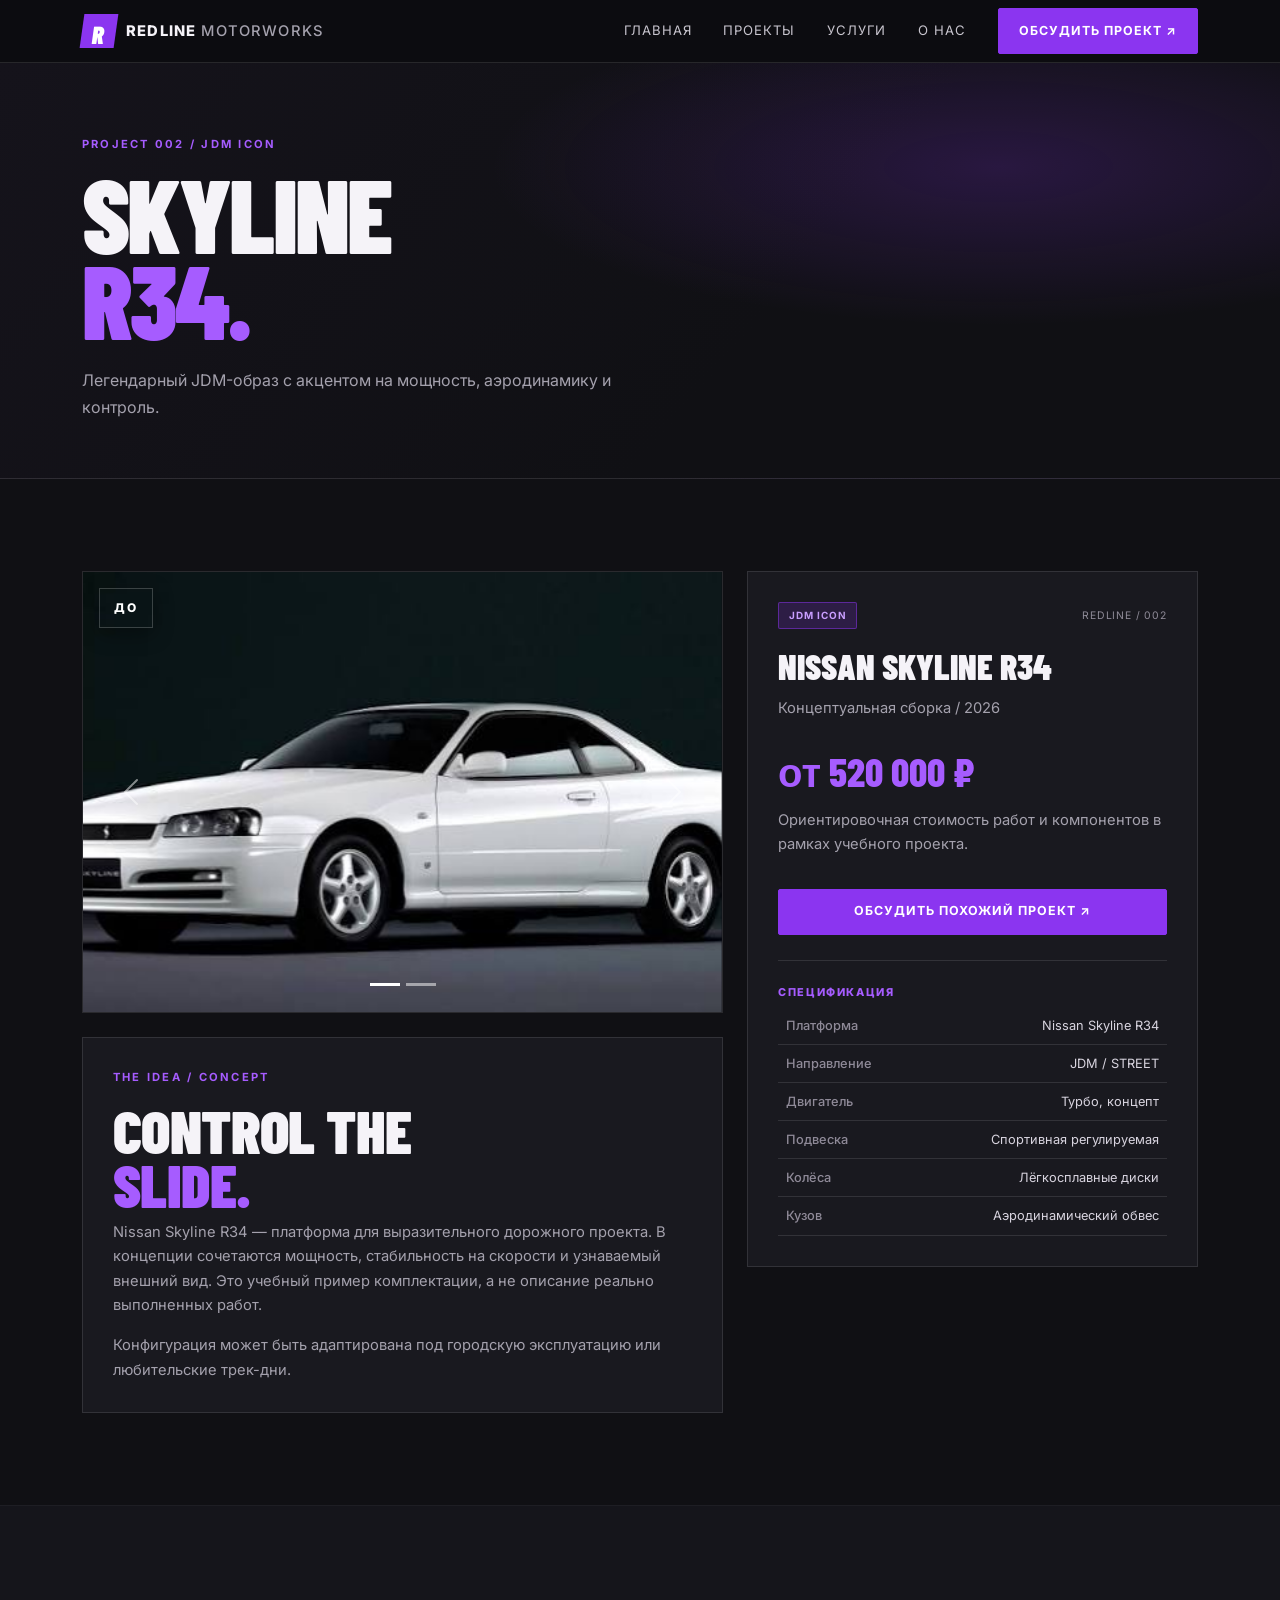
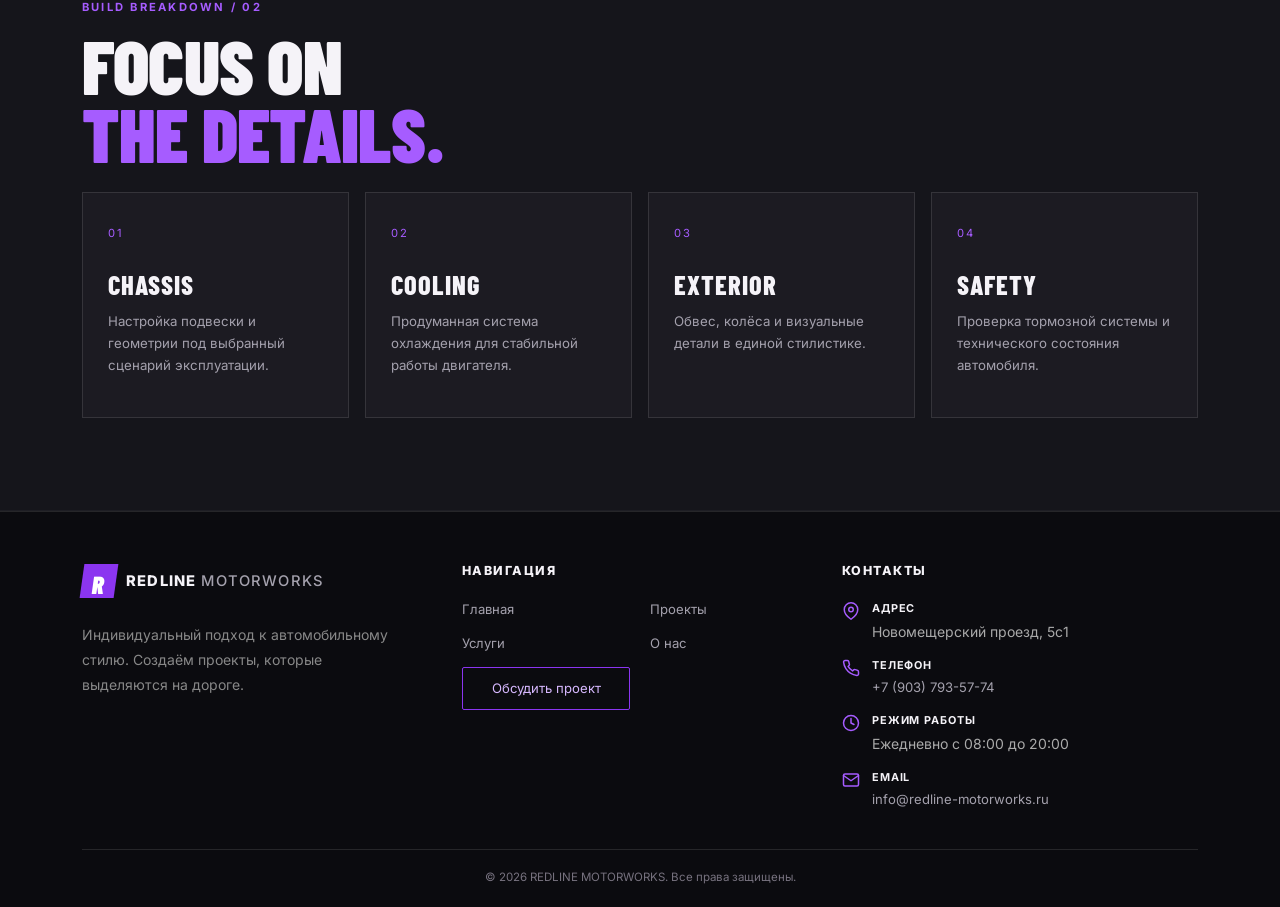
<file: skyline.html>
<!DOCTYPE html>
<html lang="ru">
<head>
  <meta charset="UTF-8"><meta name="viewport" content="width=device-width, initial-scale=1">
  <meta name="description" content="Подробности проекта Nissan Skyline R34 от REDLINE MOTORWORKS.">
  <title>Nissan Skyline R34 — REDLINE MOTORWORKS</title>
  <link href="vendor/bootstrap.min.css" rel="stylesheet"><link rel="stylesheet" href="css/custom.css">
</head>
<body>
<nav class="navbar navbar-expand-lg navbar-dark site-navbar sticky-top">
    <div class="container">
      <a class="navbar-brand brand-lockup" href="index.html"><span class="brand-mark">R</span><span>REDLINE<span class="brand-light"> MOTORWORKS</span></span></a>
      <button class="navbar-toggler" type="button" data-bs-toggle="collapse" data-bs-target="#mainNav" aria-controls="mainNav" aria-expanded="false" aria-label="Открыть меню"><span class="navbar-toggler-icon"></span></button>
      <div class="collapse navbar-collapse" id="mainNav">
        <ul class="navbar-nav ms-auto align-items-lg-center gap-lg-3">
          <li class="nav-item"><a class="nav-link" href="index.html">Главная</a></li>
          <li class="nav-item"><a class="nav-link" href="catalog.html">Проекты</a></li>
          <li class="nav-item"><a class="nav-link" href="services.html">Услуги</a></li>
          <li class="nav-item"><a class="nav-link" href="contacts.html">О нас</a></li>
          <li class="nav-item"><a class="btn btn-redline btn-sm ms-lg-2" href="order.html">Обсудить проект <span aria-hidden="true">↗</span></a></li>
        </ul>
      </div>
    </div>
  </nav>
<main>
  <section class="page-hero page-hero-compact"><div class="container"><p class="eyebrow">PROJECT 002 / JDM ICON</p><h1 class="page-title">SKYLINE<br><span>R34.</span></h1><p class="page-lead">Легендарный JDM-образ с акцентом на мощность, аэродинамику и контроль.</p></div></section>
  <section class="section-space"><div class="container">
    <div class="row g-4 align-items-start">
      <div class="col-12 col-lg-7">
        <div id="projectGallery" class="carousel slide redline-carousel" data-bs-ride="false">
          <div class="carousel-indicators"><button type="button" data-bs-target="#projectGallery" data-bs-slide-to="0" class="active" aria-current="true" aria-label="Фото 1"></button><button type="button" data-bs-target="#projectGallery" data-bs-slide-to="1" aria-label="Фото 2"></button></div>
          <div class="carousel-inner">
            <div class="carousel-item active"><span class="photo-stage-label">ДО</span><img src="images/Skyline.jpg" class="d-block w-100 gallery-image" alt="Nissan Skyline R34 до тюнинга"></div>
            <div class="carousel-item"><span class="photo-stage-label">ПОСЛЕ</span><img src="images/Skyline_tuning.jpg" class="d-block w-100 gallery-image" alt="Nissan Skyline R34 после тюнинга"></div>
          </div>
          <button class="carousel-control-prev" type="button" data-bs-target="#projectGallery" data-bs-slide="prev"><span class="carousel-control-prev-icon" aria-hidden="true"></span><span class="visually-hidden">Предыдущее фото</span></button>
          <button class="carousel-control-next" type="button" data-bs-target="#projectGallery" data-bs-slide="next"><span class="carousel-control-next-icon" aria-hidden="true"></span><span class="visually-hidden">Следующее фото</span></button>
        </div>
        <div class="content-panel mt-4"><p class="eyebrow">THE IDEA / CONCEPT</p><h2 class="section-title section-title-small">CONTROL THE<br><span>SLIDE.</span></h2><p class="muted-copy">Nissan Skyline R34 — платформа для выразительного дорожного проекта. В концепции сочетаются мощность, стабильность на скорости и узнаваемый внешний вид. Это учебный пример комплектации, а не описание реально выполненных работ.</p><p class="muted-copy mb-0">Конфигурация может быть адаптирована под городскую эксплуатацию или любительские трек-дни.</p></div>
      </div>
      <div class="col-12 col-lg-5">
        <div class="spec-panel">
          <div class="d-flex justify-content-between align-items-center mb-3"><span class="badge badge-purple">JDM ICON</span><span class="project-year">REDLINE / 002</span></div>
          <h2 class="spec-title">NISSAN SKYLINE R34</h2><p class="muted-copy">Концептуальная сборка / 2026</p>
          <div class="spec-price">от 520 000 ₽</div><p class="small muted-copy">Ориентировочная стоимость работ и компонентов в рамках учебного проекта.</p>
          <a href="order.html" class="btn btn-redline btn-lg w-100 mt-3">Обсудить похожий проект ↗</a>
          <hr class="divider-line">
          <h3 class="subheading">СПЕЦИФИКАЦИЯ</h3>
          <div class="table-responsive"><table class="table table-dark table-spec mb-0"><tbody>
            <tr><th scope="row">Платформа</th><td>Nissan Skyline R34</td></tr>
            <tr><th scope="row">Направление</th><td>JDM / STREET</td></tr>
            <tr><th scope="row">Двигатель</th><td>Турбо, концепт</td></tr>
            <tr><th scope="row">Подвеска</th><td>Спортивная регулируемая</td></tr>
            <tr><th scope="row">Колёса</th><td>Лёгкосплавные диски</td></tr>
            <tr><th scope="row">Кузов</th><td>Аэродинамический обвес</td></tr>
          </tbody></table></div>
        </div>
      </div>
    </div>
  </div></section>
  <section class="section-space section-dark"><div class="container"><p class="eyebrow">BUILD BREAKDOWN / 02</p><h2 class="section-title">FOCUS ON<br><span>THE DETAILS.</span></h2><div class="row g-3 mt-2">
    <div class="col-12 col-md-6 col-lg-3"><div class="detail-tile"><span>01</span><h3>CHASSIS</h3><p>Настройка подвески и геометрии под выбранный сценарий эксплуатации.</p></div></div>
    <div class="col-12 col-md-6 col-lg-3"><div class="detail-tile"><span>02</span><h3>COOLING</h3><p>Продуманная система охлаждения для стабильной работы двигателя.</p></div></div>
    <div class="col-12 col-md-6 col-lg-3"><div class="detail-tile"><span>03</span><h3>EXTERIOR</h3><p>Обвес, колёса и визуальные детали в единой стилистике.</p></div></div>
    <div class="col-12 col-md-6 col-lg-3"><div class="detail-tile"><span>04</span><h3>SAFETY</h3><p>Проверка тормозной системы и технического состояния автомобиля.</p></div></div>
  </div></div></section>
</main>
<footer class="site-footer">
  <div class="container">
    <div class="row g-4 footer-main">
      <div class="col-lg-4 footer-brand-column">
        <a class="navbar-brand brand-lockup footer-brand" href="index.html">
          <span class="brand-mark">R</span><span>REDLINE<span class="brand-light"> MOTORWORKS</span></span>
        </a>
        <p class="footer-description">Индивидуальный подход к автомобильному стилю. Создаём проекты, которые выделяются на дороге.</p>
      </div>

      <div class="col-lg-4 footer-navigation-column">
        <h5 class="footer-title">НАВИГАЦИЯ</h5>
        <nav class="footer-navigation" aria-label="Навигация в подвале">
          <a href="index.html">Главная</a>
          <a href="catalog.html">Проекты</a>
          <a href="services.html">Услуги</a>
          <a href="contacts.html">О нас</a>
          <a href="order.html">Обсудить проект</a>
        </nav>
      </div>

      <div class="col-lg-4 footer-contacts-column">
        <h5 class="footer-title">КОНТАКТЫ</h5>
        <ul class="footer-contacts">
          <li>
            <svg class="contact-icon" viewBox="0 0 24 24" fill="none" stroke="currentColor" stroke-width="2" stroke-linecap="round" stroke-linejoin="round">
              <path d="M21 10c0 7-9 13-9 13s-9-6-9-13a9 9 0 0 1 18 0z"></path>
              <circle cx="12" cy="10" r="3"></circle>
            </svg>
            <div>
              <span class="footer-contact-label">Адрес</span>
              <span>Новомещерский проезд, 5с1</span>
            </div>
          </li>

          <li>
            <svg class="contact-icon" viewBox="0 0 24 24" fill="none" stroke="currentColor" stroke-width="2" stroke-linecap="round" stroke-linejoin="round">
              <path d="M22 16.92v3a2 2 0 0 1-2.18 2 19.79 19.79 0 0 1-8.63-3.07 19.5 19.5 0 0 1-6-6 19.79 19.79 0 0 1-3.07-8.67A2 2 0 0 1 4.11 2h3a2 2 0 0 1 2 1.72 12.84 12.84 0 0 0 .7 2.81 2 2 0 0 1-.45 2.11L8.09 9.91a16 16 0 0 0 6 6l1.27-1.27a2 2 0 0 1 2.11-.45 12.84 12.84 0 0 0 2.81.7A2 2 0 0 1 22 16.92z"></path>
            </svg>
            <div>
              <span class="footer-contact-label">Телефон</span>
              <a href="tel:+79037935774">+7 (903) 793-57-74</a>
            </div>
          </li>

          <li>
            <svg class="contact-icon" viewBox="0 0 24 24" fill="none" stroke="currentColor" stroke-width="2" stroke-linecap="round" stroke-linejoin="round">
              <circle cx="12" cy="12" r="10"></circle>
              <polyline points="12 6 12 12 16 14"></polyline>
            </svg>
            <div>
              <span class="footer-contact-label">Режим работы</span>
              <span>Ежедневно с 08:00 до 20:00</span>
            </div>
          </li>

          <li>
            <svg class="contact-icon" viewBox="0 0 24 24" fill="none" stroke="currentColor" stroke-width="2" stroke-linecap="round" stroke-linejoin="round">
              <path d="M4 4h16c1.1 0 2 .9 2 2v12c0 1.1-.9 2-2 2H4c-1.1 0-2-.9-2-2V6c0-1.1.9-2 2-2z"></path>
              <polyline points="22,6 12,13 2,6"></polyline>
            </svg>
            <div>
              <span class="footer-contact-label">Email</span>
              <a href="mailto:info@redline-motorworks.ru">info@redline-motorworks.ru</a>
            </div>
          </li>
        </ul>
      </div>
    </div>

    <div class="footer-bottom">
      <p>© 2026 REDLINE MOTORWORKS. Все права защищены.</p>
    </div>
  </div>
</footer>
<script src="vendor/bootstrap.bundle.min.js"></script>
  <script src="js/main.js"></script>
</body></html>
</file>
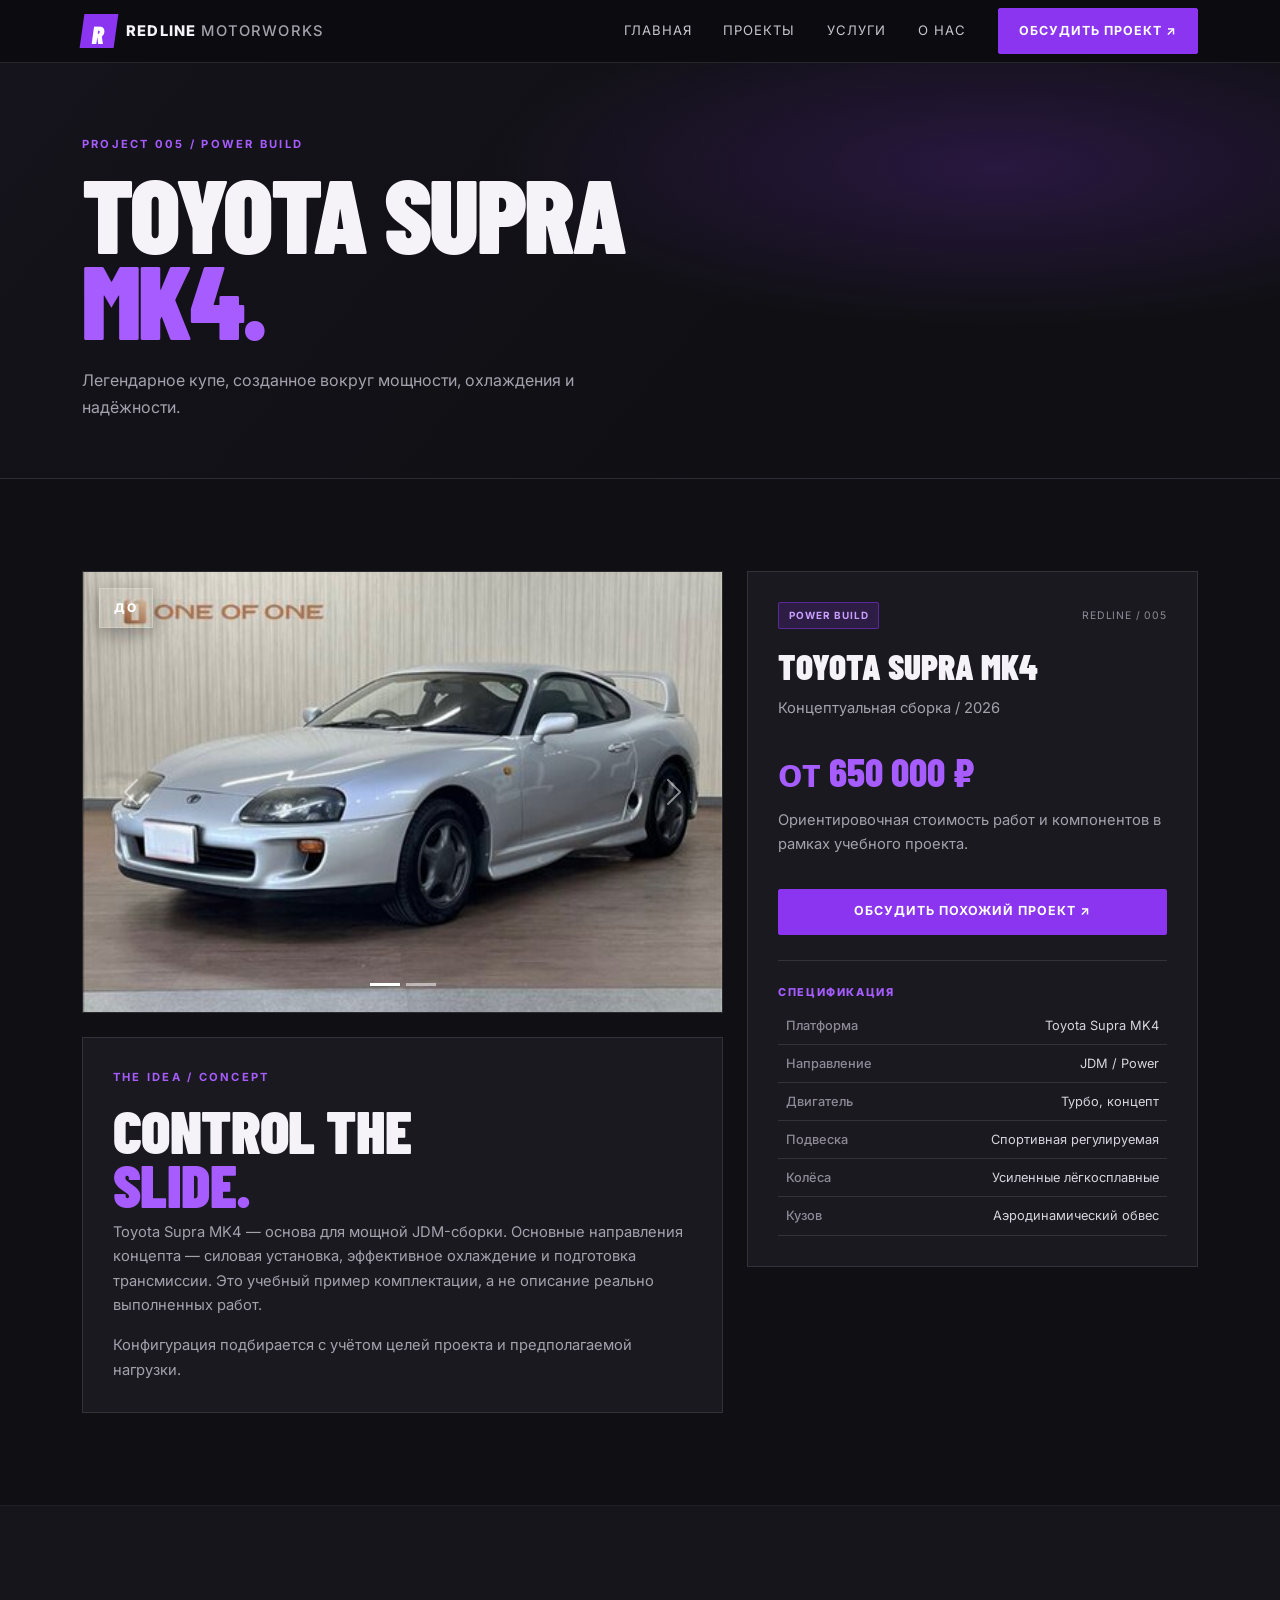
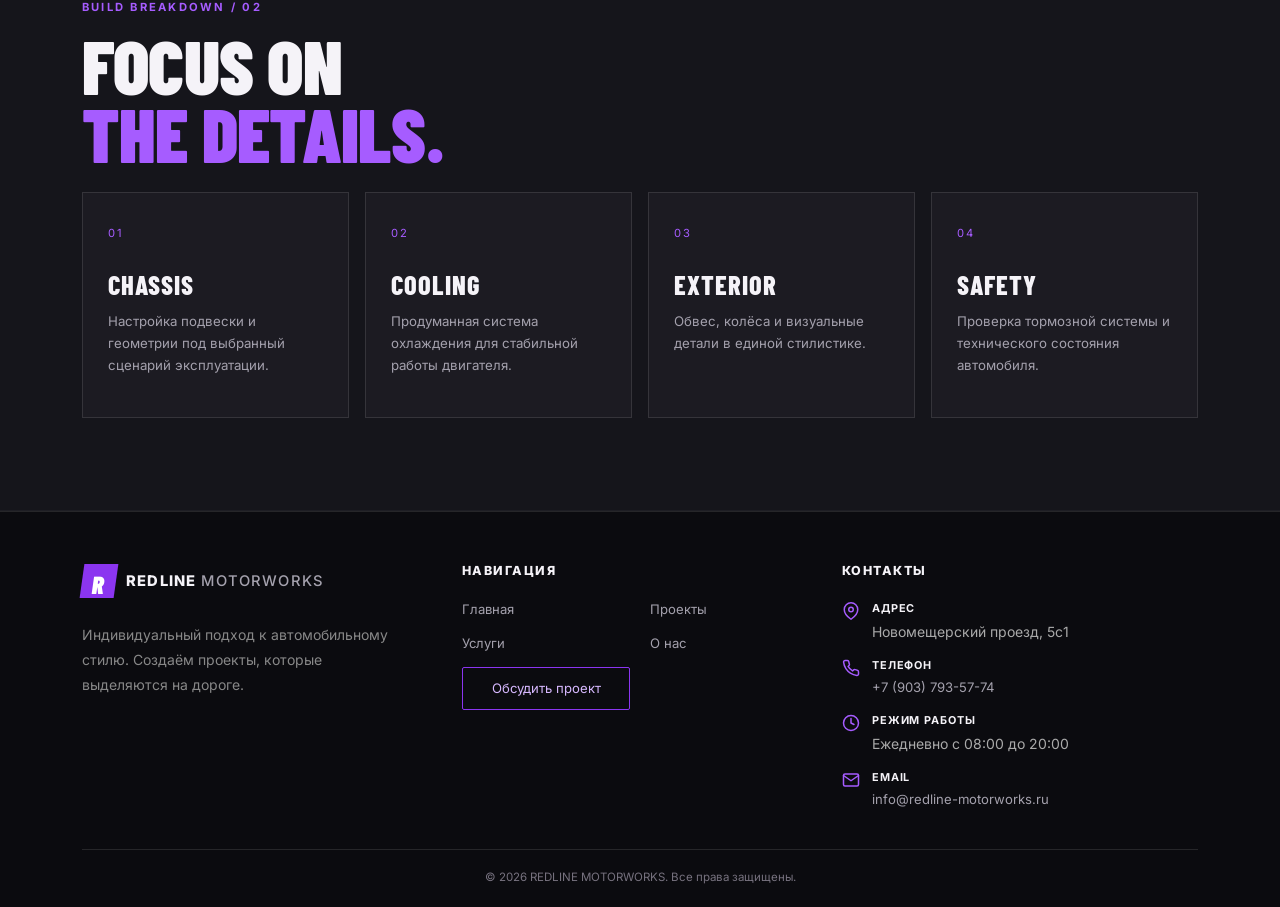
<file: supra.html>
<!DOCTYPE html>
<html lang="ru">
<head>
  <meta charset="UTF-8"><meta name="viewport" content="width=device-width, initial-scale=1">
  <meta name="description" content="Подробности проекта Toyota Supra MK4 от REDLINE MOTORWORKS.">
  <title>Toyota Supra MK4 — REDLINE MOTORWORKS</title>
  <link href="vendor/bootstrap.min.css" rel="stylesheet"><link rel="stylesheet" href="css/custom.css">
</head>
<body>
<nav class="navbar navbar-expand-lg navbar-dark site-navbar sticky-top">
    <div class="container">
      <a class="navbar-brand brand-lockup" href="index.html"><span class="brand-mark">R</span><span>REDLINE<span class="brand-light"> MOTORWORKS</span></span></a>
      <button class="navbar-toggler" type="button" data-bs-toggle="collapse" data-bs-target="#mainNav" aria-controls="mainNav" aria-expanded="false" aria-label="Открыть меню"><span class="navbar-toggler-icon"></span></button>
      <div class="collapse navbar-collapse" id="mainNav">
        <ul class="navbar-nav ms-auto align-items-lg-center gap-lg-3">
          <li class="nav-item"><a class="nav-link" href="index.html">Главная</a></li>
          <li class="nav-item"><a class="nav-link" href="catalog.html">Проекты</a></li>
          <li class="nav-item"><a class="nav-link" href="services.html">Услуги</a></li>
          <li class="nav-item"><a class="nav-link" href="contacts.html">О нас</a></li>
          <li class="nav-item"><a class="btn btn-redline btn-sm ms-lg-2" href="order.html">Обсудить проект <span aria-hidden="true">↗</span></a></li>
        </ul>
      </div>
    </div>
  </nav>
<main>
  <section class="page-hero page-hero-compact"><div class="container"><p class="eyebrow">PROJECT 005 / POWER BUILD</p><h1 class="page-title">TOYOTA SUPRA<br><span>MK4.</span></h1><p class="page-lead">Легендарное купе, созданное вокруг мощности, охлаждения и надёжности.</p></div></section>
  <section class="section-space"><div class="container">
    <div class="row g-4 align-items-start">
      <div class="col-12 col-lg-7">
        <div id="projectGallery" class="carousel slide redline-carousel" data-bs-ride="false">
          <div class="carousel-indicators"><button type="button" data-bs-target="#projectGallery" data-bs-slide-to="0" class="active" aria-current="true" aria-label="Фото 1"></button><button type="button" data-bs-target="#projectGallery" data-bs-slide-to="1" aria-label="Фото 2"></button></div>
          <div class="carousel-inner">
            <div class="carousel-item active"><span class="photo-stage-label">ДО</span><img src="images/supra.jpg" class="d-block w-100 gallery-image" alt="Toyota Supra MK4 до тюнинга"></div>
            <div class="carousel-item"><span class="photo-stage-label">ПОСЛЕ</span><img src="images/supra_tuning.jpg" class="d-block w-100 gallery-image" alt="Toyota Supra MK4 после тюнинга"></div>
          </div>
          <button class="carousel-control-prev" type="button" data-bs-target="#projectGallery" data-bs-slide="prev"><span class="carousel-control-prev-icon" aria-hidden="true"></span><span class="visually-hidden">Предыдущее фото</span></button>
          <button class="carousel-control-next" type="button" data-bs-target="#projectGallery" data-bs-slide="next"><span class="carousel-control-next-icon" aria-hidden="true"></span><span class="visually-hidden">Следующее фото</span></button>
        </div>
        <div class="content-panel mt-4"><p class="eyebrow">THE IDEA / CONCEPT</p><h2 class="section-title section-title-small">CONTROL THE<br><span>SLIDE.</span></h2><p class="muted-copy">Toyota Supra MK4 — основа для мощной JDM-сборки. Основные направления концепта — силовая установка, эффективное охлаждение и подготовка трансмиссии. Это учебный пример комплектации, а не описание реально выполненных работ.</p><p class="muted-copy mb-0">Конфигурация подбирается с учётом целей проекта и предполагаемой нагрузки.</p></div>
      </div>
      <div class="col-12 col-lg-5">
        <div class="spec-panel">
          <div class="d-flex justify-content-between align-items-center mb-3"><span class="badge badge-purple">POWER BUILD</span><span class="project-year">REDLINE / 005</span></div>
          <h2 class="spec-title">TOYOTA SUPRA MK4</h2><p class="muted-copy">Концептуальная сборка / 2026</p>
          <div class="spec-price">от 650 000 ₽</div><p class="small muted-copy">Ориентировочная стоимость работ и компонентов в рамках учебного проекта.</p>
          <a href="order.html" class="btn btn-redline btn-lg w-100 mt-3">Обсудить похожий проект ↗</a>
          <hr class="divider-line">
          <h3 class="subheading">СПЕЦИФИКАЦИЯ</h3>
          <div class="table-responsive"><table class="table table-dark table-spec mb-0"><tbody>
            <tr><th scope="row">Платформа</th><td>Toyota Supra MK4</td></tr>
            <tr><th scope="row">Направление</th><td>JDM / Power</td></tr>
            <tr><th scope="row">Двигатель</th><td>Турбо, концепт</td></tr>
            <tr><th scope="row">Подвеска</th><td>Спортивная регулируемая</td></tr>
            <tr><th scope="row">Колёса</th><td>Усиленные лёгкосплавные</td></tr>
            <tr><th scope="row">Кузов</th><td>Аэродинамический обвес</td></tr>
          </tbody></table></div>
        </div>
      </div>
    </div>
  </div></section>
  <section class="section-space section-dark"><div class="container"><p class="eyebrow">BUILD BREAKDOWN / 02</p><h2 class="section-title">FOCUS ON<br><span>THE DETAILS.</span></h2><div class="row g-3 mt-2">
    <div class="col-12 col-md-6 col-lg-3"><div class="detail-tile"><span>01</span><h3>CHASSIS</h3><p>Настройка подвески и геометрии под выбранный сценарий эксплуатации.</p></div></div>
    <div class="col-12 col-md-6 col-lg-3"><div class="detail-tile"><span>02</span><h3>COOLING</h3><p>Продуманная система охлаждения для стабильной работы двигателя.</p></div></div>
    <div class="col-12 col-md-6 col-lg-3"><div class="detail-tile"><span>03</span><h3>EXTERIOR</h3><p>Обвес, колёса и визуальные детали в единой стилистике.</p></div></div>
    <div class="col-12 col-md-6 col-lg-3"><div class="detail-tile"><span>04</span><h3>SAFETY</h3><p>Проверка тормозной системы и технического состояния автомобиля.</p></div></div>
  </div></div></section>
</main>
<footer class="site-footer">
  <div class="container">
    <div class="row g-4 footer-main">
      <div class="col-lg-4 footer-brand-column">
        <a class="navbar-brand brand-lockup footer-brand" href="index.html">
          <span class="brand-mark">R</span><span>REDLINE<span class="brand-light"> MOTORWORKS</span></span>
        </a>
        <p class="footer-description">Индивидуальный подход к автомобильному стилю. Создаём проекты, которые выделяются на дороге.</p>
      </div>

      <div class="col-lg-4 footer-navigation-column">
        <h5 class="footer-title">НАВИГАЦИЯ</h5>
        <nav class="footer-navigation" aria-label="Навигация в подвале">
          <a href="index.html">Главная</a>
          <a href="catalog.html">Проекты</a>
          <a href="services.html">Услуги</a>
          <a href="contacts.html">О нас</a>
          <a href="order.html">Обсудить проект</a>
        </nav>
      </div>

      <div class="col-lg-4 footer-contacts-column">
        <h5 class="footer-title">КОНТАКТЫ</h5>
        <ul class="footer-contacts">
          <li>
            <svg class="contact-icon" viewBox="0 0 24 24" fill="none" stroke="currentColor" stroke-width="2" stroke-linecap="round" stroke-linejoin="round">
              <path d="M21 10c0 7-9 13-9 13s-9-6-9-13a9 9 0 0 1 18 0z"></path>
              <circle cx="12" cy="10" r="3"></circle>
            </svg>
            <div>
              <span class="footer-contact-label">Адрес</span>
              <span>Новомещерский проезд, 5с1</span>
            </div>
          </li>

          <li>
            <svg class="contact-icon" viewBox="0 0 24 24" fill="none" stroke="currentColor" stroke-width="2" stroke-linecap="round" stroke-linejoin="round">
              <path d="M22 16.92v3a2 2 0 0 1-2.18 2 19.79 19.79 0 0 1-8.63-3.07 19.5 19.5 0 0 1-6-6 19.79 19.79 0 0 1-3.07-8.67A2 2 0 0 1 4.11 2h3a2 2 0 0 1 2 1.72 12.84 12.84 0 0 0 .7 2.81 2 2 0 0 1-.45 2.11L8.09 9.91a16 16 0 0 0 6 6l1.27-1.27a2 2 0 0 1 2.11-.45 12.84 12.84 0 0 0 2.81.7A2 2 0 0 1 22 16.92z"></path>
            </svg>
            <div>
              <span class="footer-contact-label">Телефон</span>
              <a href="tel:+79037935774">+7 (903) 793-57-74</a>
            </div>
          </li>

          <li>
            <svg class="contact-icon" viewBox="0 0 24 24" fill="none" stroke="currentColor" stroke-width="2" stroke-linecap="round" stroke-linejoin="round">
              <circle cx="12" cy="12" r="10"></circle>
              <polyline points="12 6 12 12 16 14"></polyline>
            </svg>
            <div>
              <span class="footer-contact-label">Режим работы</span>
              <span>Ежедневно с 08:00 до 20:00</span>
            </div>
          </li>

          <li>
            <svg class="contact-icon" viewBox="0 0 24 24" fill="none" stroke="currentColor" stroke-width="2" stroke-linecap="round" stroke-linejoin="round">
              <path d="M4 4h16c1.1 0 2 .9 2 2v12c0 1.1-.9 2-2 2H4c-1.1 0-2-.9-2-2V6c0-1.1.9-2 2-2z"></path>
              <polyline points="22,6 12,13 2,6"></polyline>
            </svg>
            <div>
              <span class="footer-contact-label">Email</span>
              <a href="mailto:info@redline-motorworks.ru">info@redline-motorworks.ru</a>
            </div>
          </li>
        </ul>
      </div>
    </div>

    <div class="footer-bottom">
      <p>© 2026 REDLINE MOTORWORKS. Все права защищены.</p>
    </div>
  </div>
</footer>
<script src="vendor/bootstrap.bundle.min.js"></script>
  <script src="js/main.js"></script>
</body></html>
</file>
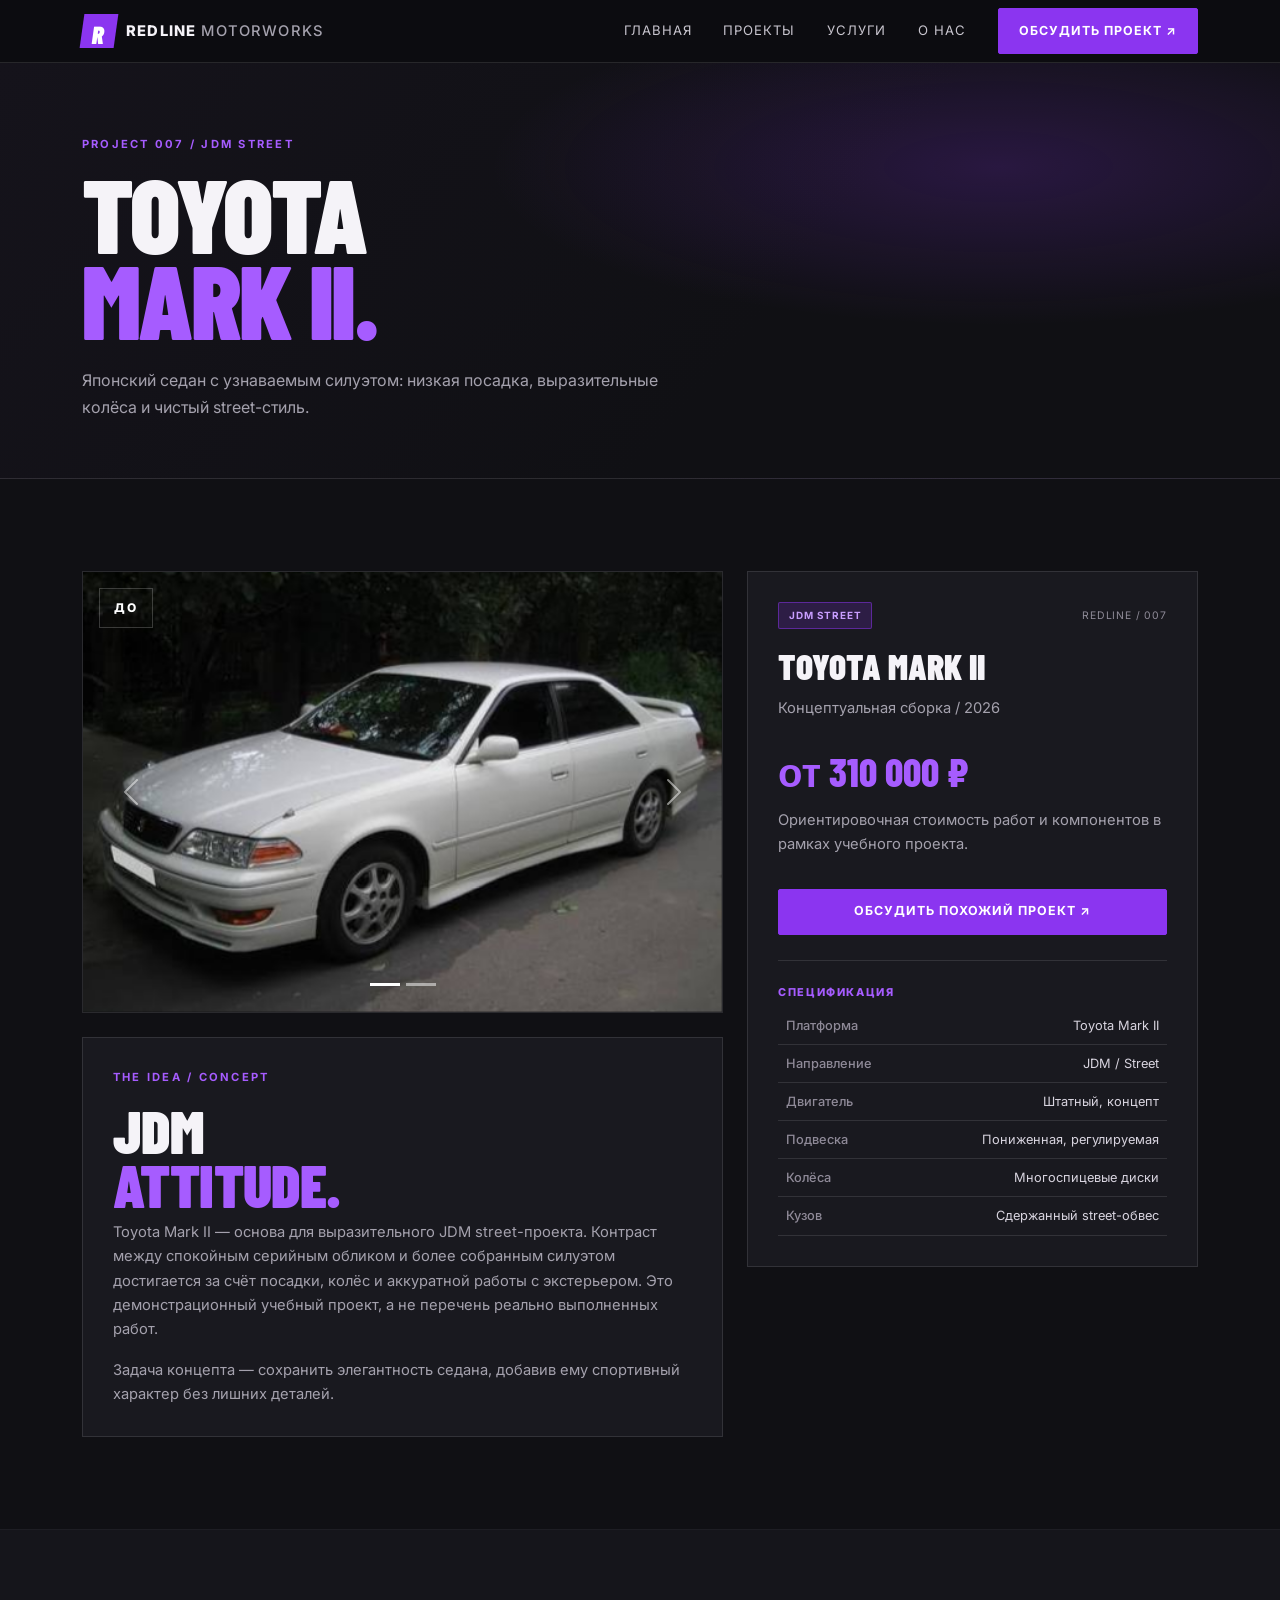
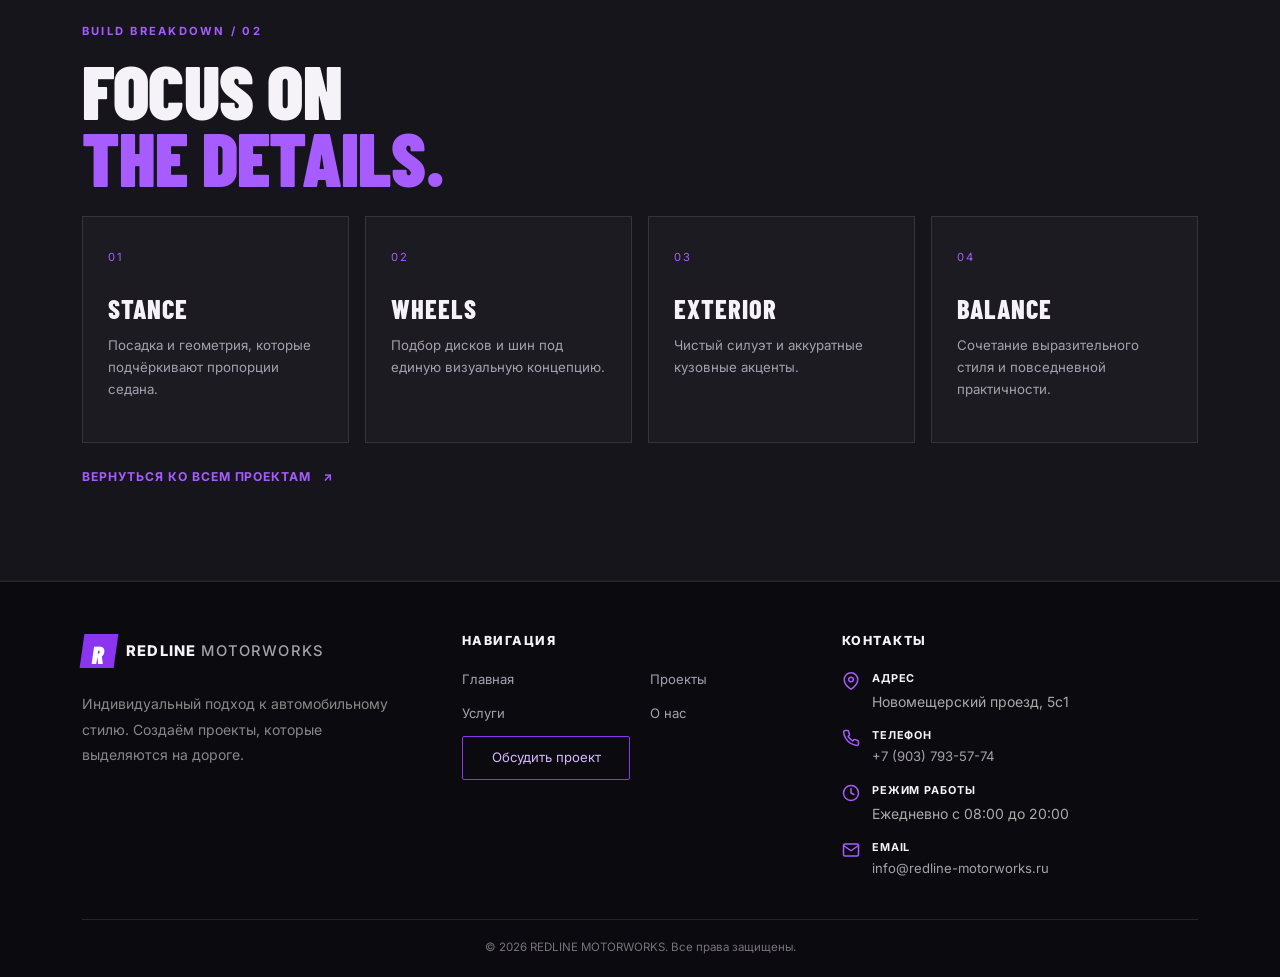
<file: toyota-mark-ii.html>
<!DOCTYPE html>
<html lang="ru">
<head>
  <meta charset="UTF-8"><meta name="viewport" content="width=device-width, initial-scale=1">
  <meta name="description" content="Концепт-проект TOYOTA MARK II от REDLINE MOTORWORKS: фотографии до и после, описание и характеристики.">
  <title>TOYOTA MARK II — REDLINE MOTORWORKS</title>
  <link href="vendor/bootstrap.min.css" rel="stylesheet"><link rel="stylesheet" href="css/custom.css">
</head>
<body>
<nav class="navbar navbar-expand-lg navbar-dark site-navbar sticky-top">
    <div class="container">
      <a class="navbar-brand brand-lockup" href="index.html"><span class="brand-mark">R</span><span>REDLINE<span class="brand-light"> MOTORWORKS</span></span></a>
      <button class="navbar-toggler" type="button" data-bs-toggle="collapse" data-bs-target="#mainNav" aria-controls="mainNav" aria-expanded="false" aria-label="Открыть меню"><span class="navbar-toggler-icon"></span></button>
      <div class="collapse navbar-collapse" id="mainNav">
        <ul class="navbar-nav ms-auto align-items-lg-center gap-lg-3">
          <li class="nav-item"><a class="nav-link" href="index.html">Главная</a></li>
          <li class="nav-item"><a class="nav-link" href="catalog.html">Проекты</a></li>
          <li class="nav-item"><a class="nav-link" href="services.html">Услуги</a></li>
          <li class="nav-item"><a class="nav-link" href="contacts.html">О нас</a></li>
          <li class="nav-item"><a class="btn btn-redline btn-sm ms-lg-2" href="order.html">Обсудить проект <span aria-hidden="true">↗</span></a></li>
        </ul>
      </div>
    </div>
  </nav>
<main>
  <section class="page-hero page-hero-compact"><div class="container"><p class="eyebrow">PROJECT 007 / JDM STREET</p><h1 class="page-title">TOYOTA<br><span>MARK II.</span></h1><p class="page-lead">Японский седан с узнаваемым силуэтом: низкая посадка, выразительные колёса и чистый street-стиль.</p></div></section>
  <section class="section-space"><div class="container">
    <div class="row g-4 align-items-start">
      <div class="col-12 col-lg-7">
        <div id="projectGallery" class="carousel slide redline-carousel" data-bs-ride="false" aria-label="Фотогалерея автомобиля до и после тюнинга">
          <div class="carousel-indicators"><button type="button" data-bs-target="#projectGallery" data-bs-slide-to="0" class="active" aria-current="true" aria-label="Фото до тюнинга"></button><button type="button" data-bs-target="#projectGallery" data-bs-slide-to="1" aria-label="Фото после тюнинга"></button></div>
          <div class="carousel-inner">
            <div class="carousel-item active"><span class="photo-stage-label">ДО</span><img src="images/mark_stok.jpg" class="d-block w-100 gallery-image" alt="Toyota Mark II до тюнинга"></div>
            <div class="carousel-item"><span class="photo-stage-label">ПОСЛЕ</span><img src="images/mark_tuning.jpg" class="d-block w-100 gallery-image" alt="Toyota Mark II после тюнинга"></div>
          </div>
          <button class="carousel-control-prev" type="button" data-bs-target="#projectGallery" data-bs-slide="prev"><span class="carousel-control-prev-icon" aria-hidden="true"></span><span class="visually-hidden">Предыдущее фото</span></button>
          <button class="carousel-control-next" type="button" data-bs-target="#projectGallery" data-bs-slide="next"><span class="carousel-control-next-icon" aria-hidden="true"></span><span class="visually-hidden">Следующее фото</span></button>
        </div>
        <div class="content-panel mt-4"><p class="eyebrow">THE IDEA / CONCEPT</p><h2 class="section-title section-title-small">JDM<br><span>ATTITUDE.</span></h2><p class="muted-copy">Toyota Mark II — основа для выразительного JDM street-проекта. Контраст между спокойным серийным обликом и более собранным силуэтом достигается за счёт посадки, колёс и аккуратной работы с экстерьером. Это демонстрационный учебный проект, а не перечень реально выполненных работ.</p><p class="muted-copy mb-0">Задача концепта — сохранить элегантность седана, добавив ему спортивный характер без лишних деталей.</p></div>
      </div>
      <div class="col-12 col-lg-5">
        <div class="spec-panel">
          <div class="d-flex justify-content-between align-items-center mb-3"><span class="badge badge-purple">JDM STREET</span><span class="project-year">REDLINE / 007</span></div>
          <h2 class="spec-title">TOYOTA MARK II</h2><p class="muted-copy">Концептуальная сборка / 2026</p>
          <div class="spec-price">от 310 000 ₽</div><p class="small muted-copy">Ориентировочная стоимость работ и компонентов в рамках учебного проекта.</p>
          <a href="order.html" class="btn btn-redline btn-lg w-100 mt-3">Обсудить похожий проект ↗</a>
          <hr class="divider-line">
          <h3 class="subheading">СПЕЦИФИКАЦИЯ</h3>
          <div class="table-responsive"><table class="table table-dark table-spec mb-0"><tbody>
                  <tr><th scope="row">Платформа</th><td>Toyota Mark II</td></tr>
                  <tr><th scope="row">Направление</th><td>JDM / Street</td></tr>
                  <tr><th scope="row">Двигатель</th><td>Штатный, концепт</td></tr>
                  <tr><th scope="row">Подвеска</th><td>Пониженная, регулируемая</td></tr>
                  <tr><th scope="row">Колёса</th><td>Многоспицевые диски</td></tr>
                  <tr><th scope="row">Кузов</th><td>Сдержанный street-обвес</td></tr>
          </tbody></table></div>
        </div>
      </div>
    </div>
  </div></section>
  <section class="section-space section-dark"><div class="container"><p class="eyebrow">BUILD BREAKDOWN / 02</p><h2 class="section-title">FOCUS ON<br><span>THE DETAILS.</span></h2><div class="row g-3 mt-2">
          <div class="col-12 col-md-6 col-lg-3"><div class="detail-tile"><span>01</span><h3>STANCE</h3><p>Посадка и геометрия, которые подчёркивают пропорции седана.</p></div></div>
          <div class="col-12 col-md-6 col-lg-3"><div class="detail-tile"><span>02</span><h3>WHEELS</h3><p>Подбор дисков и шин под единую визуальную концепцию.</p></div></div>
          <div class="col-12 col-md-6 col-lg-3"><div class="detail-tile"><span>03</span><h3>EXTERIOR</h3><p>Чистый силуэт и аккуратные кузовные акценты.</p></div></div>
          <div class="col-12 col-md-6 col-lg-3"><div class="detail-tile"><span>04</span><h3>BALANCE</h3><p>Сочетание выразительного стиля и повседневной практичности.</p></div></div>
  </div><a class="text-link mt-4" href="catalog.html">Вернуться ко всем проектам <span aria-hidden="true">↗</span></a></div></section>
</main>
<footer class="site-footer">
  <div class="container">
    <div class="row g-4 footer-main">
      <div class="col-lg-4 footer-brand-column">
        <a class="navbar-brand brand-lockup footer-brand" href="index.html">
          <span class="brand-mark">R</span><span>REDLINE<span class="brand-light"> MOTORWORKS</span></span>
        </a>
        <p class="footer-description">Индивидуальный подход к автомобильному стилю. Создаём проекты, которые выделяются на дороге.</p>
      </div>

      <div class="col-lg-4 footer-navigation-column">
        <h5 class="footer-title">НАВИГАЦИЯ</h5>
        <nav class="footer-navigation" aria-label="Навигация в подвале">
          <a href="index.html">Главная</a>
          <a href="catalog.html">Проекты</a>
          <a href="services.html">Услуги</a>
          <a href="contacts.html">О нас</a>
          <a href="order.html">Обсудить проект</a>
        </nav>
      </div>

      <div class="col-lg-4 footer-contacts-column">
        <h5 class="footer-title">КОНТАКТЫ</h5>
        <ul class="footer-contacts">
          <li>
            <svg class="contact-icon" viewBox="0 0 24 24" fill="none" stroke="currentColor" stroke-width="2" stroke-linecap="round" stroke-linejoin="round">
              <path d="M21 10c0 7-9 13-9 13s-9-6-9-13a9 9 0 0 1 18 0z"></path>
              <circle cx="12" cy="10" r="3"></circle>
            </svg>
            <div>
              <span class="footer-contact-label">Адрес</span>
              <span>Новомещерский проезд, 5с1</span>
            </div>
          </li>

          <li>
            <svg class="contact-icon" viewBox="0 0 24 24" fill="none" stroke="currentColor" stroke-width="2" stroke-linecap="round" stroke-linejoin="round">
              <path d="M22 16.92v3a2 2 0 0 1-2.18 2 19.79 19.79 0 0 1-8.63-3.07 19.5 19.5 0 0 1-6-6 19.79 19.79 0 0 1-3.07-8.67A2 2 0 0 1 4.11 2h3a2 2 0 0 1 2 1.72 12.84 12.84 0 0 0 .7 2.81 2 2 0 0 1-.45 2.11L8.09 9.91a16 16 0 0 0 6 6l1.27-1.27a2 2 0 0 1 2.11-.45 12.84 12.84 0 0 0 2.81.7A2 2 0 0 1 22 16.92z"></path>
            </svg>
            <div>
              <span class="footer-contact-label">Телефон</span>
              <a href="tel:+79037935774">+7 (903) 793-57-74</a>
            </div>
          </li>

          <li>
            <svg class="contact-icon" viewBox="0 0 24 24" fill="none" stroke="currentColor" stroke-width="2" stroke-linecap="round" stroke-linejoin="round">
              <circle cx="12" cy="12" r="10"></circle>
              <polyline points="12 6 12 12 16 14"></polyline>
            </svg>
            <div>
              <span class="footer-contact-label">Режим работы</span>
              <span>Ежедневно с 08:00 до 20:00</span>
            </div>
          </li>

          <li>
            <svg class="contact-icon" viewBox="0 0 24 24" fill="none" stroke="currentColor" stroke-width="2" stroke-linecap="round" stroke-linejoin="round">
              <path d="M4 4h16c1.1 0 2 .9 2 2v12c0 1.1-.9 2-2 2H4c-1.1 0-2-.9-2-2V6c0-1.1.9-2 2-2z"></path>
              <polyline points="22,6 12,13 2,6"></polyline>
            </svg>
            <div>
              <span class="footer-contact-label">Email</span>
              <a href="mailto:info@redline-motorworks.ru">info@redline-motorworks.ru</a>
            </div>
          </li>
        </ul>
      </div>
    </div>

    <div class="footer-bottom">
      <p>© 2026 REDLINE MOTORWORKS. Все права защищены.</p>
    </div>
  </div>
</footer>
<script src="vendor/bootstrap.bundle.min.js"></script>
  <script src="js/main.js"></script>
</body></html>
</file>
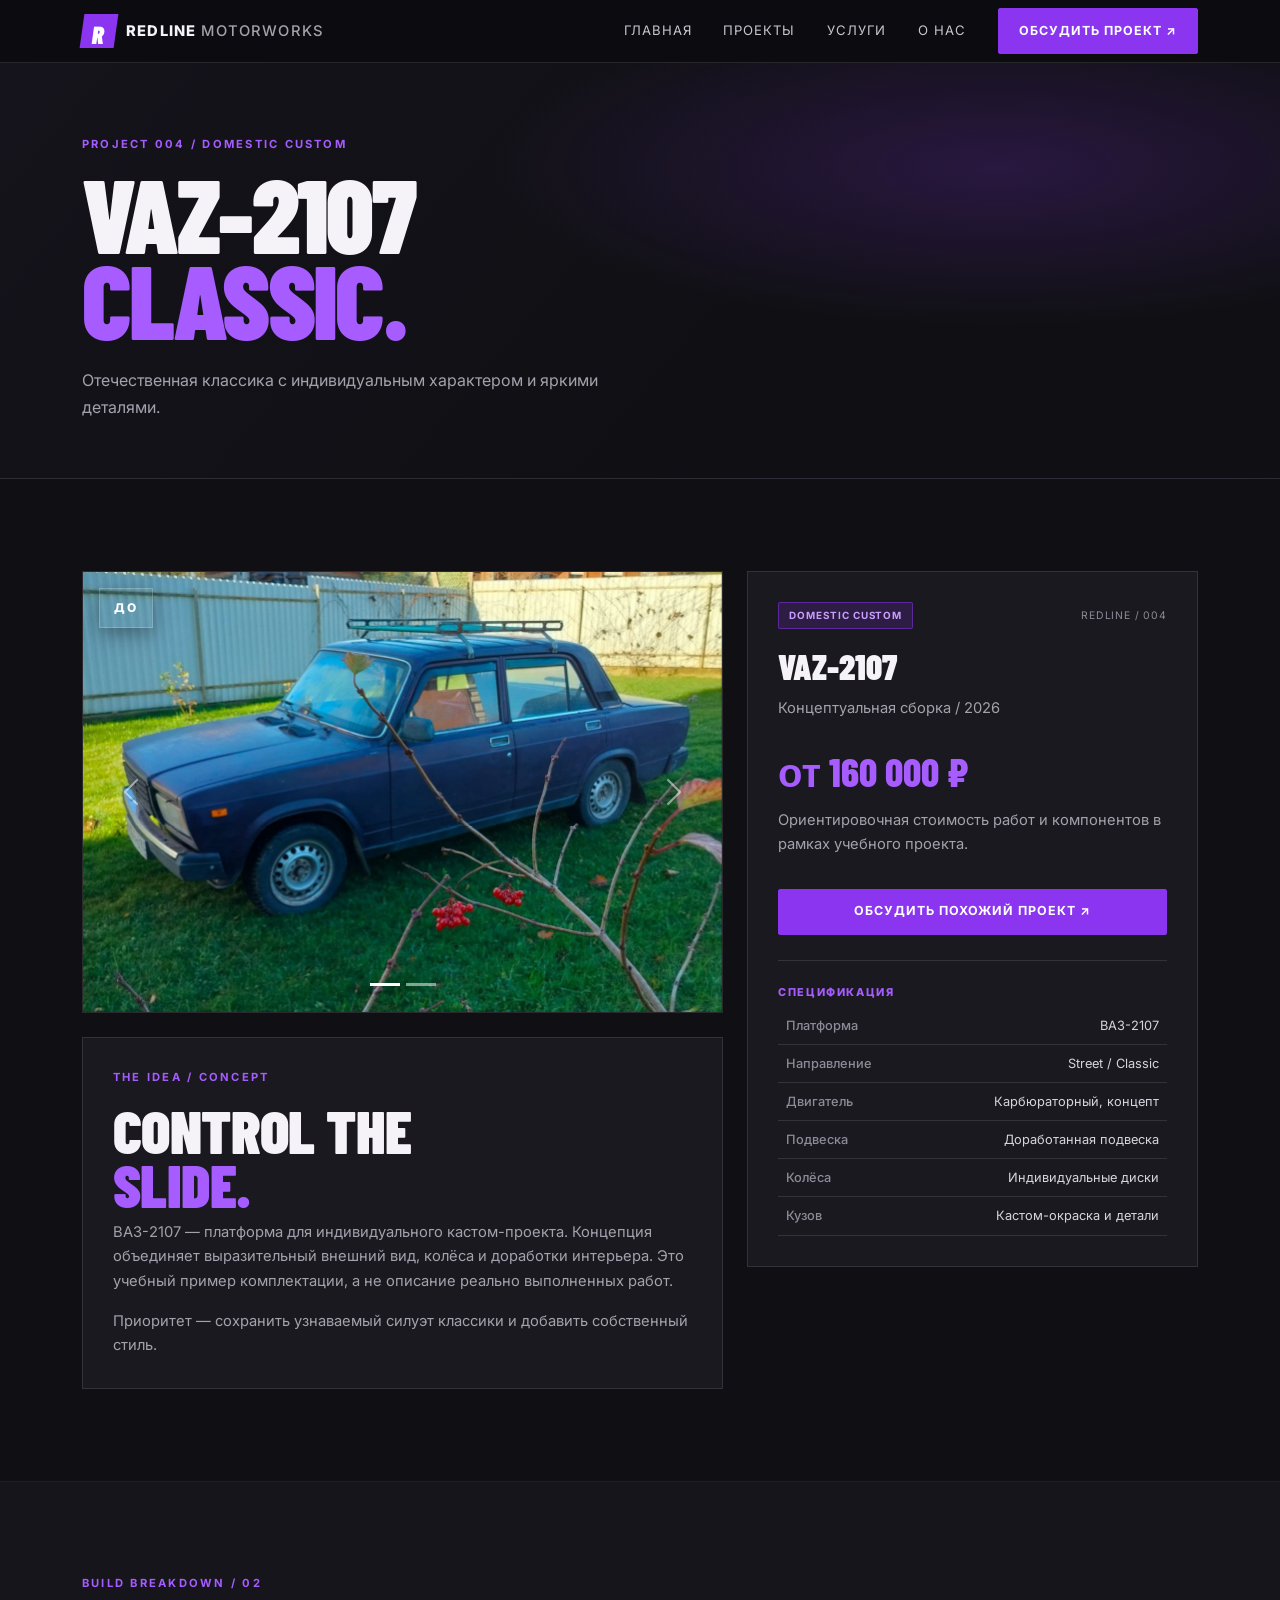
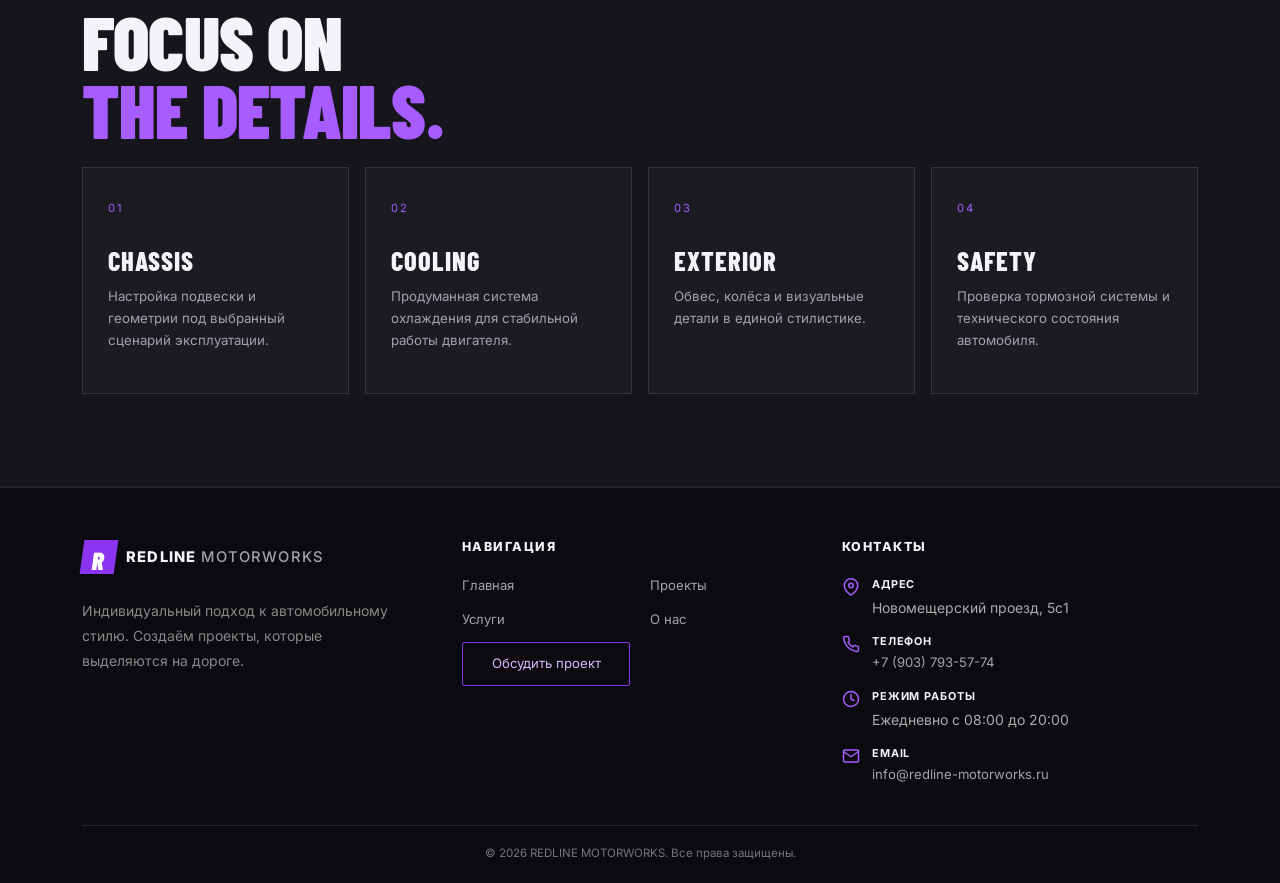
<file: vaz-2107.html>
<!DOCTYPE html>
<html lang="ru">
<head>
  <meta charset="UTF-8"><meta name="viewport" content="width=device-width, initial-scale=1">
  <meta name="description" content="Подробности проекта ВАЗ-2107 от REDLINE MOTORWORKS.">
  <title>ВАЗ-2107 — REDLINE MOTORWORKS</title>
  <link href="vendor/bootstrap.min.css" rel="stylesheet"><link rel="stylesheet" href="css/custom.css">
</head>
<body>
<nav class="navbar navbar-expand-lg navbar-dark site-navbar sticky-top">
    <div class="container">
      <a class="navbar-brand brand-lockup" href="index.html"><span class="brand-mark">R</span><span>REDLINE<span class="brand-light"> MOTORWORKS</span></span></a>
      <button class="navbar-toggler" type="button" data-bs-toggle="collapse" data-bs-target="#mainNav" aria-controls="mainNav" aria-expanded="false" aria-label="Открыть меню"><span class="navbar-toggler-icon"></span></button>
      <div class="collapse navbar-collapse" id="mainNav">
        <ul class="navbar-nav ms-auto align-items-lg-center gap-lg-3">
          <li class="nav-item"><a class="nav-link" href="index.html">Главная</a></li>
          <li class="nav-item"><a class="nav-link" href="catalog.html">Проекты</a></li>
          <li class="nav-item"><a class="nav-link" href="services.html">Услуги</a></li>
          <li class="nav-item"><a class="nav-link" href="contacts.html">О нас</a></li>
          <li class="nav-item"><a class="btn btn-redline btn-sm ms-lg-2" href="order.html">Обсудить проект <span aria-hidden="true">↗</span></a></li>
        </ul>
      </div>
    </div>
  </nav>
<main>
  <section class="page-hero page-hero-compact"><div class="container"><p class="eyebrow">PROJECT 004 / DOMESTIC CUSTOM</p><h1 class="page-title">VAZ-2107<br><span>CLASSIC.</span></h1><p class="page-lead">Отечественная классика с индивидуальным характером и яркими деталями.</p></div></section>
  <section class="section-space"><div class="container">
    <div class="row g-4 align-items-start">
      <div class="col-12 col-lg-7">
        <div id="projectGallery" class="carousel slide redline-carousel" data-bs-ride="false">
          <div class="carousel-indicators"><button type="button" data-bs-target="#projectGallery" data-bs-slide-to="0" class="active" aria-current="true" aria-label="Фото 1"></button><button type="button" data-bs-target="#projectGallery" data-bs-slide-to="1" aria-label="Фото 2"></button></div>
          <div class="carousel-inner">
            <div class="carousel-item active"><span class="photo-stage-label">ДО</span><img src="images/vaz.jpg" class="d-block w-100 gallery-image" alt="ВАЗ-2107 до тюнинга"></div>
            <div class="carousel-item"><span class="photo-stage-label">ПОСЛЕ</span><img src="images/vaz_tuning.jpg" class="d-block w-100 gallery-image" alt="ВАЗ-2107 после тюнинга"></div>
          </div>
          <button class="carousel-control-prev" type="button" data-bs-target="#projectGallery" data-bs-slide="prev"><span class="carousel-control-prev-icon" aria-hidden="true"></span><span class="visually-hidden">Предыдущее фото</span></button>
          <button class="carousel-control-next" type="button" data-bs-target="#projectGallery" data-bs-slide="next"><span class="carousel-control-next-icon" aria-hidden="true"></span><span class="visually-hidden">Следующее фото</span></button>
        </div>
        <div class="content-panel mt-4"><p class="eyebrow">THE IDEA / CONCEPT</p><h2 class="section-title section-title-small">CONTROL THE<br><span>SLIDE.</span></h2><p class="muted-copy">ВАЗ-2107 — платформа для индивидуального кастом-проекта. Концепция объединяет выразительный внешний вид, колёса и доработки интерьера. Это учебный пример комплектации, а не описание реально выполненных работ.</p><p class="muted-copy mb-0">Приоритет — сохранить узнаваемый силуэт классики и добавить собственный стиль.</p></div>
      </div>
      <div class="col-12 col-lg-5">
        <div class="spec-panel">
          <div class="d-flex justify-content-between align-items-center mb-3"><span class="badge badge-purple">DOMESTIC CUSTOM</span><span class="project-year">REDLINE / 004</span></div>
          <h2 class="spec-title">VAZ-2107</h2><p class="muted-copy">Концептуальная сборка / 2026</p>
          <div class="spec-price">от 160 000 ₽</div><p class="small muted-copy">Ориентировочная стоимость работ и компонентов в рамках учебного проекта.</p>
          <a href="order.html" class="btn btn-redline btn-lg w-100 mt-3">Обсудить похожий проект ↗</a>
          <hr class="divider-line">
          <h3 class="subheading">СПЕЦИФИКАЦИЯ</h3>
          <div class="table-responsive"><table class="table table-dark table-spec mb-0"><tbody>
            <tr><th scope="row">Платформа</th><td>ВАЗ-2107</td></tr>
            <tr><th scope="row">Направление</th><td>Street / Classic</td></tr>
            <tr><th scope="row">Двигатель</th><td>Карбюраторный, концепт</td></tr>
            <tr><th scope="row">Подвеска</th><td>Доработанная подвеска</td></tr>
            <tr><th scope="row">Колёса</th><td>Индивидуальные диски</td></tr>
            <tr><th scope="row">Кузов</th><td>Кастом-окраска и детали</td></tr>
          </tbody></table></div>
        </div>
      </div>
    </div>
  </div></section>
  <section class="section-space section-dark"><div class="container"><p class="eyebrow">BUILD BREAKDOWN / 02</p><h2 class="section-title">FOCUS ON<br><span>THE DETAILS.</span></h2><div class="row g-3 mt-2">
    <div class="col-12 col-md-6 col-lg-3"><div class="detail-tile"><span>01</span><h3>CHASSIS</h3><p>Настройка подвески и геометрии под выбранный сценарий эксплуатации.</p></div></div>
    <div class="col-12 col-md-6 col-lg-3"><div class="detail-tile"><span>02</span><h3>COOLING</h3><p>Продуманная система охлаждения для стабильной работы двигателя.</p></div></div>
    <div class="col-12 col-md-6 col-lg-3"><div class="detail-tile"><span>03</span><h3>EXTERIOR</h3><p>Обвес, колёса и визуальные детали в единой стилистике.</p></div></div>
    <div class="col-12 col-md-6 col-lg-3"><div class="detail-tile"><span>04</span><h3>SAFETY</h3><p>Проверка тормозной системы и технического состояния автомобиля.</p></div></div>
  </div></div></section>
</main>
<footer class="site-footer">
  <div class="container">
    <div class="row g-4 footer-main">
      <div class="col-lg-4 footer-brand-column">
        <a class="navbar-brand brand-lockup footer-brand" href="index.html">
          <span class="brand-mark">R</span><span>REDLINE<span class="brand-light"> MOTORWORKS</span></span>
        </a>
        <p class="footer-description">Индивидуальный подход к автомобильному стилю. Создаём проекты, которые выделяются на дороге.</p>
      </div>

      <div class="col-lg-4 footer-navigation-column">
        <h5 class="footer-title">НАВИГАЦИЯ</h5>
        <nav class="footer-navigation" aria-label="Навигация в подвале">
          <a href="index.html">Главная</a>
          <a href="catalog.html">Проекты</a>
          <a href="services.html">Услуги</a>
          <a href="contacts.html">О нас</a>
          <a href="order.html">Обсудить проект</a>
        </nav>
      </div>

      <div class="col-lg-4 footer-contacts-column">
        <h5 class="footer-title">КОНТАКТЫ</h5>
        <ul class="footer-contacts">
          <li>
            <svg class="contact-icon" viewBox="0 0 24 24" fill="none" stroke="currentColor" stroke-width="2" stroke-linecap="round" stroke-linejoin="round">
              <path d="M21 10c0 7-9 13-9 13s-9-6-9-13a9 9 0 0 1 18 0z"></path>
              <circle cx="12" cy="10" r="3"></circle>
            </svg>
            <div>
              <span class="footer-contact-label">Адрес</span>
              <span>Новомещерский проезд, 5с1</span>
            </div>
          </li>

          <li>
            <svg class="contact-icon" viewBox="0 0 24 24" fill="none" stroke="currentColor" stroke-width="2" stroke-linecap="round" stroke-linejoin="round">
              <path d="M22 16.92v3a2 2 0 0 1-2.18 2 19.79 19.79 0 0 1-8.63-3.07 19.5 19.5 0 0 1-6-6 19.79 19.79 0 0 1-3.07-8.67A2 2 0 0 1 4.11 2h3a2 2 0 0 1 2 1.72 12.84 12.84 0 0 0 .7 2.81 2 2 0 0 1-.45 2.11L8.09 9.91a16 16 0 0 0 6 6l1.27-1.27a2 2 0 0 1 2.11-.45 12.84 12.84 0 0 0 2.81.7A2 2 0 0 1 22 16.92z"></path>
            </svg>
            <div>
              <span class="footer-contact-label">Телефон</span>
              <a href="tel:+79037935774">+7 (903) 793-57-74</a>
            </div>
          </li>

          <li>
            <svg class="contact-icon" viewBox="0 0 24 24" fill="none" stroke="currentColor" stroke-width="2" stroke-linecap="round" stroke-linejoin="round">
              <circle cx="12" cy="12" r="10"></circle>
              <polyline points="12 6 12 12 16 14"></polyline>
            </svg>
            <div>
              <span class="footer-contact-label">Режим работы</span>
              <span>Ежедневно с 08:00 до 20:00</span>
            </div>
          </li>

          <li>
            <svg class="contact-icon" viewBox="0 0 24 24" fill="none" stroke="currentColor" stroke-width="2" stroke-linecap="round" stroke-linejoin="round">
              <path d="M4 4h16c1.1 0 2 .9 2 2v12c0 1.1-.9 2-2 2H4c-1.1 0-2-.9-2-2V6c0-1.1.9-2 2-2z"></path>
              <polyline points="22,6 12,13 2,6"></polyline>
            </svg>
            <div>
              <span class="footer-contact-label">Email</span>
              <a href="mailto:info@redline-motorworks.ru">info@redline-motorworks.ru</a>
            </div>
          </li>
        </ul>
      </div>
    </div>

    <div class="footer-bottom">
      <p>© 2026 REDLINE MOTORWORKS. Все права защищены.</p>
    </div>
  </div>
</footer>

<script src="vendor/bootstrap.bundle.min.js"></script>
  <script src="js/main.js"></script>
</body></html>
</file>
<file: css/custom.css>
@import url('https://fonts.googleapis.com/css2?family=Barlow+Condensed:wght@500;600;700;800;900&family=Inter:wght@400;500;600;700&display=swap');

:root {
  --rl-bg: #101014;
  --rl-panel: #19191f;
  --rl-panel-light: #202027;
  --rl-purple: #8b35f0;
  --rl-purple-bright: #a65cff;
  --rl-white: #f5f3f8;
  --rl-muted: #a4a1ad;
  --rl-border: rgba(255,255,255,.11);
}
* { box-sizing: border-box; }
html { scroll-behavior: smooth; }
body { margin: 0; background: var(--rl-bg); color: var(--rl-white); font-family: 'Inter', Arial, sans-serif; line-height: 1.65; }
a { text-decoration: none; }
.site-navbar { background: rgba(13,13,17,.96); border-bottom: 1px solid var(--rl-border); backdrop-filter: blur(14px); }
.brand-lockup { display: inline-flex; align-items: center; gap: 10px; color: var(--rl-white) !important; font-size: .92rem; font-weight: 800; letter-spacing: .08em; }
.brand-mark { display: inline-grid; place-items: center; width: 34px; height: 34px; background: var(--rl-purple); color: white; font-family: 'Barlow Condensed', sans-serif; font-size: 1.55rem; font-weight: 900; transform: skew(-8deg); }
.brand-light { color: var(--rl-muted); font-weight: 500; }
.navbar-nav .nav-link { color: #c8c5ce; font-size: .82rem; text-transform: uppercase; letter-spacing: .07em; }
.navbar-nav .nav-link:hover, .navbar-nav .nav-link.active { color: white; }
.btn-redline { --bs-btn-color: #fff; --bs-btn-bg: var(--rl-purple); --bs-btn-border-color: var(--rl-purple); --bs-btn-hover-color: #fff; --bs-btn-hover-bg: #7025cb; --bs-btn-hover-border-color: #7025cb; --bs-btn-active-bg: #6120ae; --bs-btn-active-border-color: #6120ae; border-radius: 2px; padding: .8rem 1.25rem; font-size: .78rem; font-weight: 700; letter-spacing: .08em; text-transform: uppercase; }
.btn-outline-redline { --bs-btn-color: #d7b9ff; --bs-btn-border-color: var(--rl-purple); --bs-btn-hover-color: #fff; --bs-btn-hover-bg: var(--rl-purple); --bs-btn-hover-border-color: var(--rl-purple); border-radius: 2px; font-size: .76rem; font-weight: 700; letter-spacing: .06em; text-transform: uppercase; }
.hero-section { position: relative; overflow: hidden; min-height: 650px; background: linear-gradient(90deg, rgba(12,12,16,.98) 0%, rgba(12,12,16,.87) 42%, rgba(12,12,16,.24) 100%), url('../images/Nissan_s15_tuning.webp') center 56%/cover no-repeat; }
.hero-section::after { content: ''; position: absolute; inset: auto 0 0; height: 150px; background: linear-gradient(transparent, var(--rl-bg)); pointer-events: none; }
.hero-overlay { position: absolute; inset: 0; background: linear-gradient(135deg, rgba(139,53,240,.15), transparent 42%); }
.min-vh-hero { min-height: 650px; }
.eyebrow { display: flex; align-items: center; gap: 10px; margin-bottom: 1rem; color: var(--rl-purple-bright); font-size: .7rem; font-weight: 700; letter-spacing: .2em; text-transform: uppercase; }
.eyebrow-line { display: inline-block; width: 30px; height: 2px; background: var(--rl-purple); }
.hero-title, .page-title { margin: 0; font-family: 'Barlow Condensed', Impact, sans-serif; font-size: clamp(4rem, 9vw, 7.7rem); font-weight: 900; line-height: .83; letter-spacing: -.025em; }
.hero-title span, .page-title span, .section-title span, .cta-panel h2 span { color: var(--rl-purple-bright); }
.hero-copy { max-width: 520px; margin-top: 1.8rem; color: #d0cdd6; font-size: 1rem; }
.hero-stats { max-width: 440px; }
.stat-number { font-family: 'Barlow Condensed', sans-serif; font-size: 2.2rem; font-weight: 800; line-height: 1; }
.stat-number span { color: var(--rl-purple-bright); }
.stat-label { margin-top: .45rem; color: var(--rl-muted); font-size: .7rem; letter-spacing: .12em; text-transform: uppercase; }
.hero-side-note { display: flex; align-items: center; gap: 16px; justify-content: flex-end; color: #d8d2e0; font-size: .68rem; letter-spacing: .18em; writing-mode: vertical-rl; position: absolute; right: 30px; top: 42%; }
.vertical-line { height: 90px; width: 1px; background: var(--rl-purple); }
.hero-bottom-label { position: absolute; z-index: 2; right: 4%; bottom: 28px; color: rgba(255,255,255,.55); font-size: .62rem; letter-spacing: .2em; }
.section-space { padding: 92px 0; }
.section-dark { background: #15151b; border-top: 1px solid rgba(255,255,255,.04); border-bottom: 1px solid rgba(255,255,255,.04); }
.section-title { font-family: 'Barlow Condensed', Impact, sans-serif; font-size: clamp(2.8rem, 6vw, 4.7rem); font-weight: 900; line-height: .9; letter-spacing: -.01em; }
.section-title-small { font-size: clamp(2.6rem, 5vw, 3.8rem); }
.muted-copy { color: var(--rl-muted); font-size: .92rem; }
.service-card { position: relative; min-height: 260px; padding: 30px; background: var(--rl-panel); border: 1px solid var(--rl-border); transition: transform .25s, border-color .25s; }
.service-card:hover, .project-card:hover { transform: translateY(-5px); border-color: rgba(166,92,255,.55); }
.service-index { position: absolute; top: 24px; right: 25px; color: #77727f; font-size: .7rem; letter-spacing: .12em; }
.service-icon { display: grid; place-items: center; width: 46px; height: 46px; margin-bottom: 28px; color: white; background: rgba(139,53,240,.17); border: 1px solid rgba(139,53,240,.45); font-size: 1.4rem; }
.service-card h3, .project-info h3, .detail-tile h3, .contact-box h3 { font-family: 'Barlow Condensed', sans-serif; font-size: 1.65rem; font-weight: 800; letter-spacing: .04em; }
.service-card p, .project-info p, .detail-tile p { color: var(--rl-muted); font-size: .83rem; }
.text-link { display: inline-flex; gap: 12px; align-items: center; color: var(--rl-purple-bright); font-size: .76rem; font-weight: 700; letter-spacing: .08em; text-transform: uppercase; }
.text-link:hover { color: white; }
.project-card { overflow: hidden; background: var(--rl-panel); border: 1px solid var(--rl-border); transition: transform .25s, border-color .25s; }
.project-image-link { display: block; position: relative; overflow: hidden; }
.project-image { display: block; width: 100%; height: 235px; object-fit: cover; filter: saturate(.78); transition: transform .45s, filter .3s; }
.project-card:hover .project-image { transform: scale(1.045); filter: saturate(1); }
.project-number { position: absolute; left: 17px; bottom: 14px; padding: 5px 9px; background: rgba(13,13,17,.8); color: white; font-size: .65rem; letter-spacing: .14em; }
.project-info { padding: 22px; }
.project-info h3 { margin: 15px 0 7px; font-size: 1.7rem; }
.project-info p { min-height: 48px; }
.badge-purple { background: rgba(139,53,240,.18); color: #c99eff; border: 1px solid rgba(139,53,240,.5); border-radius: 2px; padding: .48rem .6rem; font-size: .62rem; letter-spacing: .1em; }
.project-year, .project-meta { color: #8f8b98; font-size: .65rem; letter-spacing: .08em; }
.project-meta { display: flex; justify-content: space-between; gap: 8px; align-items: center; border-top: 1px solid var(--rl-border); padding-top: 13px; }
.project-meta strong { color: #e8e4ed; font-size: .75rem; }
.cta-section { padding: 70px 0; }
.cta-panel { padding: 48px; background: linear-gradient(110deg, #21182d, #17151e 68%); border: 1px solid rgba(139,53,240,.35); }
.cta-panel h2 { margin: 0; font-family: 'Barlow Condensed', sans-serif; font-size: clamp(3rem, 6vw, 5rem); font-weight: 900; line-height: .88; }
.site-footer { padding: 35px 0; background: #0b0b0f; border-top: 1px solid var(--rl-border); }
.footer-note { margin: 12px 0 0 44px; color: #77727f; font-size: .62rem; letter-spacing: .12em; }
.footer-links { display: flex; justify-content: flex-end; gap: 22px; }
.footer-links a { color: var(--rl-muted); font-size: .75rem; }
.footer-links a:hover { color: white; }
.page-hero { padding: 90px 0 75px; background: radial-gradient(ellipse at 78% 25%, rgba(139,53,240,.2), transparent 36%), linear-gradient(130deg, #15131b, #101014 60%); border-bottom: 1px solid var(--rl-border); }
.page-hero-compact { padding: 72px 0 58px; }
.page-title { font-size: clamp(4rem, 9vw, 6.5rem); }
.page-lead { max-width: 590px; margin: 25px 0 0; color: var(--rl-muted); }
.alert-dark-redline { background: rgba(139,53,240,.1); color: #d7c3ef; border: 1px solid rgba(139,53,240,.3); border-radius: 2px; font-size: .8rem; }
.alert-dot { display: inline-block; flex: 0 0 7px; width: 7px; height: 7px; border-radius: 50%; background: var(--rl-purple-bright); }
.redline-input { min-height: 48px; color: white; background-color: #1c1b22; border: 1px solid #393541; border-radius: 2px; }
.redline-input:focus { color: white; background-color: #1c1b22; border-color: var(--rl-purple-bright); box-shadow: 0 0 0 .2rem rgba(139,53,240,.18); }
.redline-input::placeholder { color: #85808d; }
.redline-input option { background: #1c1b22; }
.project-item { transition: opacity .2s; }
.empty-state { padding: 45px 20px; color: var(--rl-muted); text-align: center; }
.redline-modal { color: white; background: #1a1920; border: 1px solid rgba(166,92,255,.5); border-radius: 3px; }
.redline-carousel { border: 1px solid var(--rl-border); }
.gallery-image { height: 440px; object-fit: cover; }

/* Метка этапа проекта поверх фотографии в галерее. */
.redline-carousel .carousel-item { position: relative; }
.photo-stage-label {
  position: absolute;
  top: 1rem;
  left: 1rem;
  z-index: 2;
  padding: .55rem .9rem;
  color: #fff;
  background: var(--rl-accent);
  border: 1px solid rgba(255, 255, 255, .2);
  font-size: .75rem;
  font-weight: 800;
  letter-spacing: .14em;
  text-transform: uppercase;
  box-shadow: 0 6px 20px rgba(0, 0, 0, .35);
}
.content-panel, .spec-panel, .form-panel, .contact-box { padding: 30px; background: var(--rl-panel); border: 1px solid var(--rl-border); }
.spec-title { font-family: 'Barlow Condensed', sans-serif; font-size: 2.2rem; font-weight: 900; }
.spec-price { margin: 18px 0 4px; color: var(--rl-purple-bright); font-family: 'Barlow Condensed', sans-serif; font-size: 2.5rem; font-weight: 800; }
.divider-line { margin: 25px 0; border-color: var(--rl-border); opacity: 1; }
.subheading, .mini-label { color: var(--rl-purple-bright); font-size: .68rem; font-weight: 800; letter-spacing: .15em; }
.table-spec { --bs-table-bg: transparent; --bs-table-color: #d8d4df; --bs-table-border-color: var(--rl-border); font-size: .8rem; }
.table-spec th { color: #8f8a98; font-weight: 500; }
.table-spec td { text-align: right; }
.detail-tile { height: 100%; padding: 25px; background: #1c1b22; border: 1px solid var(--rl-border); }
.detail-tile > span { color: var(--rl-purple-bright); font-size: .7rem; letter-spacing: .15em; }
.detail-tile h3 { margin: 25px 0 10px; }
.form-label { color: #e9e5ee; font-size: .78rem; font-weight: 600; }
.input-addon { color: #d2c0e8; background: #2b2237; border-color: #49345f; }
.redline-check { background-color: #26232d; border-color: #62596c; }
.redline-check:checked { background-color: var(--rl-purple); border-color: var(--rl-purple); }
.form-check-input:focus { border-color: var(--rl-purple-bright); box-shadow: 0 0 0 .2rem rgba(139,53,240,.2); }
.form-panel .invalid-feedback { color: #ff8d9b; }
.contact-mini { padding: 25px; background: #17161d; border-left: 2px solid var(--rl-purple); }
.contact-mini strong { display: block; margin-top: 15px; font-size: .8rem; letter-spacing: .1em; }
.contact-mini p { margin: 3px 0 0; color: var(--rl-muted); font-size: .8rem; }
.about-image { width: 100%; min-height: 360px; max-height: 480px; object-fit: cover; filter: saturate(.7); }
.redline-accordion .accordion-item { color: white; background: #1b1a21; border: 1px solid var(--rl-border); border-radius: 0 !important; }
.redline-accordion .accordion-button { color: white; background: #1b1a21; font-family: 'Barlow Condensed', sans-serif; font-size: 1.35rem; font-weight: 700; letter-spacing: .04em; }
.redline-accordion .accordion-button:not(.collapsed) { color: #d7b9ff; background: #241a30; box-shadow: none; }
.redline-accordion .accordion-button::after { filter: invert(1); }
.redline-accordion .accordion-button:focus { box-shadow: 0 0 0 .2rem rgba(139,53,240,.18); }
.redline-accordion .accordion-body { color: var(--rl-muted); font-size: .9rem; }
.contact-box { height: 100%; }
.contact-box h3 { margin: 20px 0 12px; font-size: 1.9rem; }
@media (max-width: 767.98px) {
  .hero-section, .min-vh-hero { min-height: 600px; }
  .hero-section { background-position: 60% center; }
  .hero-title { font-size: clamp(3.6rem, 18vw, 5.6rem); }
  .hero-bottom-label { left: 20px; right: 20px; font-size: .53rem; }
  .section-space { padding: 65px 0; }
  .cta-panel { padding: 30px 24px; }
  .footer-links { justify-content: flex-start; }
  .gallery-image { height: 270px; }
  .content-panel, .spec-panel, .form-panel, .contact-box { padding: 22px; }
  .page-hero { padding: 65px 0 50px; }
}
@media (prefers-reduced-motion: reduce) {
  html { scroll-behavior: auto; }
  *, *::before, *::after { transition-duration: .01ms !important; animation-duration: .01ms !important; }
}


/* Интерактивная карта Яндекс на странице «О нас». */
.map-frame {
  overflow: hidden;
  border: 1px solid rgba(166, 92, 255, .5);
  background: var(--rl-panel);
  box-shadow: 0 12px 35px rgba(0, 0, 0, .22);
}
.map-frame iframe {
  display: block;
  width: 100%;
  height: 420px;
  border: 0;
}
@media (max-width: 767.98px) {
  .map-frame iframe { height: 320px; }
}
/* ===== FOOTER ===== */

.site-footer {
    background: #0b0b0f;
    border-top: 1px solid rgba(153, 51, 255, 0.35);
    padding: 55px 0 20px;
    margin-top: 60px;
    color: #aaa;
}

.footer-logo {
    color: #fff;
    font-weight: 800;
    letter-spacing: 1px;
    margin-bottom: 18px;
}

.footer-logo span {
    color: #9933ff;
}

.footer-title {
    color: #fff;
    font-size: 15px;
    font-weight: 700;
    letter-spacing: 1px;
    margin-bottom: 20px;
}

.footer-description {
    color: #888;
    font-size: 14px;
    line-height: 1.8;
}

.footer-contacts {
    list-style: none;
    padding: 0;
    margin: 0;
}

.footer-contacts li {
    color: #aaa;
    font-size: 14px;
    line-height: 1.8;
    margin-bottom: 10px;
}

.footer-contacts strong {
    color: #fff;
}

.footer-contacts a {
    color: #aaa;
    text-decoration: none;
    transition: color 0.2s ease;
}

.footer-contacts a:hover {
    color: #9933ff;
}

.footer-bottom {
    border-top: 1px solid rgba(255, 255, 255, 0.1);
    margin-top: 40px;
    padding-top: 20px;
    text-align: center;
}

.footer-bottom p {
    color: #666;
    font-size: 13px;
    margin: 0;
}
.footer-contacts {
    list-style: none;
    padding: 0;
    margin: 0;
}

.footer-contacts li {
    display: flex;
    align-items: flex-start;
    gap: 10px;
    margin-bottom: 12px;
}

.contact-icon {
    width: 18px;
    height: 18px;
    flex-shrink: 0; /* Не дает иконке сжиматься, если текст длинный */
    margin-top: 3px; /* Выравнивает иконку по центру первой строки текста */
    color: #e63946; /* Фирменный красный цвет (можно поменять на любой) */
}


/* ===== UPDATED THREE-COLUMN FOOTER ===== */
.site-footer {
  margin-top: 0;
  padding: 52px 0 20px;
  background: #0b0b0f;
  border-top: 1px solid var(--rl-border);
}
.footer-main { align-items: flex-start; }
.footer-brand-column .footer-brand {
  margin: 0;
  padding: 0;
  /* The same brand-lockup class as the header keeps logo size and typography identical. */
}
.footer-brand-column .footer-description { max-width: 310px; margin-top: 20px; }
.footer-title {
  margin: 0 0 20px;
  color: var(--rl-white);
  font-size: .78rem;
  font-weight: 800;
  letter-spacing: .12em;
}
.footer-navigation { display: grid; grid-template-columns: 1fr 1fr; gap: 12px 20px; }
.footer-navigation a, .footer-contacts a, .footer-contacts li > span:last-child {
  color: var(--rl-muted);
  font-size: .82rem;
  transition: color .2s ease;
}
.footer-navigation a:hover, .footer-contacts a:hover { color: var(--rl-purple-bright); }
.footer-contacts { display: grid; gap: 12px; list-style: none; margin: 0; padding: 0; }
.footer-contacts li { display: flex; flex-direction: column; gap: 2px; margin: 0; }
.footer-contact-label { color: var(--rl-white); font-size: .68rem; font-weight: 700; letter-spacing: .08em; text-transform: uppercase; }
.footer-bottom { margin-top: 38px; padding-top: 18px; border-top: 1px solid var(--rl-border); text-align: center; }
.footer-bottom p { margin: 0; color: #77727f; font-size: .72rem; }

/* ===== SERVICES PAGE ===== */
.service-card { padding: 28px 24px; background: #17151e; border: 1px solid var(--rl-border); transition: transform .2s ease, border-color .2s ease; }
.service-card:hover { transform: translateY(-5px); border-color: rgba(139,53,240,.65); }
.service-number { display: block; margin-bottom: 28px; color: var(--rl-purple-bright); font-family: 'Barlow Condensed', sans-serif; font-size: 2.5rem; font-weight: 900; }
.service-card h3 { margin-bottom: 14px; color: var(--rl-white); font-family: 'Barlow Condensed', sans-serif; font-size: 1.8rem; font-weight: 800; }
.service-card .muted-copy { margin: 0; font-size: .88rem; }
.service-steps { display: grid; gap: 22px; margin: 0; padding: 0; list-style: none; }
.service-steps li { display: flex; flex-direction: column; gap: 5px; padding-bottom: 18px; border-bottom: 1px solid var(--rl-border); }
.service-steps strong { color: var(--rl-white); font-size: .85rem; letter-spacing: .06em; }
.service-steps span { color: var(--rl-muted); font-size: .82rem; }
@media (max-width: 991.98px) {
  .footer-navigation { grid-template-columns: 1fr 1fr; }
  .footer-brand-column .footer-description { max-width: 100%; }
}
@media (max-width: 575.98px) {
  .site-footer { padding-top: 38px; }
  .footer-navigation { grid-template-columns: 1fr; }
}
/* ===== ОБЪЁМНЫЕ КАРТОЧКИ КОНТАКТОВ НА СТРАНИЦЕ «О НАС» ===== */
.contact-card-item {
  display: flex;
  flex-direction: column;
  transition: transform 0.25s ease, border-color 0.25s ease, box-shadow 0.25s ease;
}

.contact-card-item:hover {
  transform: translateY(-5px);
  border-color: rgba(166, 92, 255, 0.55);
  box-shadow: 0 12px 30px rgba(0, 0, 0, 0.35);
}

.contact-card-icon {
  display: grid;
  place-items: center;
  width: 48px;
  height: 48px;
  margin-bottom: 22px;
  color: var(--rl-purple-bright);
  background: rgba(139, 53, 240, 0.15);
  border: 1px solid rgba(139, 53, 240, 0.45);
}

.contact-card-icon svg {
  width: 22px;
  height: 22px;
}

.contact-card-item h3 {
  margin: 6px 0 10px;
  font-size: 1.65rem;
}

.contact-card-value {
  display: block;
  margin: 0 0 6px;
  color: var(--rl-white);
  font-size: 0.98rem;
  font-weight: 600;
  word-break: break-word;
}

.contact-card-link {
  transition: color 0.2s ease;
}

.contact-card-link:hover {
  color: var(--rl-purple-bright);
}

.contact-card-hint {
  margin-top: auto;
  padding-top: 10px;
  color: var(--rl-muted);
  font-size: 0.78rem;
}


/* ===== RICH VISUAL SERVICES PAGE ===== */
.services-hero {
  position: relative;
  display: flex;
  align-items: center;
  overflow: hidden;
  min-height: 470px;
  background: linear-gradient(90deg, rgba(12,11,17,.97) 0%, rgba(12,11,17,.87) 36%, rgba(12,11,17,.27) 100%),
              linear-gradient(0deg, rgba(139,53,240,.14), transparent 60%),
              url('../images/Nissan_s15_tuning.webp') center 57% / cover no-repeat;
}
.services-hero-content { z-index: 1; }
.services-hero .page-lead { color: #dfdce5; }
.services-hero-caption { position: absolute; right: 5%; bottom: 25px; color: #e0d5eb; font-size: .65rem; font-weight: 700; letter-spacing: .2em; }
.services-intro { max-width: 280px; }
.service-photo-card { padding: 0; overflow: hidden; min-height: 0; display: flex; flex-direction: column; }
.service-card-media { position: relative; height: 205px; overflow: hidden; background: #221c2d; }
.service-card-media::after { content: ''; position: absolute; inset: 40% 0 0; background: linear-gradient(transparent, rgba(10,8,15,.55)); pointer-events: none; }
.service-card-media img { width: 100%; height: 100%; object-fit: cover; display: block; filter: saturate(.83); transition: transform .4s ease, filter .3s ease; }
.service-photo-card:hover .service-card-media img { transform: scale(1.07); filter: saturate(1.08); }
.service-image-label { position: absolute; z-index: 1; left: 17px; bottom: 15px; font-size: .66rem; color: white; font-weight: 800; letter-spacing: .14em; }
.service-card-body { display: flex; flex-direction: column; flex: 1; padding: 21px 22px 25px; }
.service-card-body .service-number { margin-bottom: 6px; font-size: 1.65rem; line-height: 1; }
.service-card-body h3 { font-size: clamp(1.5rem, 2vw, 1.9rem); margin: 10px 0; }
.service-card-body .muted-copy { margin-bottom: 22px; flex: 1; }
.service-card-body .text-link { margin-top: auto; }
.service-showcase-item { display: block; position: relative; overflow: hidden; height: 100%; min-height: 235px; background: #231c31; border: 1px solid var(--rl-border); }
.service-showcase-feature { min-height: 496px; }
.service-showcase-small { min-height: 239px; }
.service-showcase-item img { display: block; position: absolute; inset: 0; width: 100%; height: 100%; object-fit: cover; filter: saturate(.86); transition: transform .5s ease, filter .3s ease; }
.service-showcase-item::after { content: ''; position: absolute; inset: 30% 0 0; background: linear-gradient(transparent, rgba(7,7,12,.9)); pointer-events: none; }
.service-showcase-item:hover img { transform: scale(1.05); filter: saturate(1.1); }
.service-showcase-overlay { position: absolute; bottom: 20px; left: 24px; right: 24px; z-index: 1; display: grid; gap: 6px; }
.service-showcase-kicker { color: #d6a9ff; font-size: .68rem; font-weight: 800; letter-spacing: .16em; }
.service-showcase-overlay strong { color: white; font-family: 'Barlow Condensed', sans-serif; font-size: clamp(1.7rem, 3vw, 2.3rem); font-weight: 900; line-height: 1; }
.service-showcase-arrow { position: absolute; right: 0; bottom: 0; font-size: 1.6rem; color: #e0baff; }
.service-process-image { position: relative; height: 260px; overflow: hidden; border: 1px solid var(--rl-border); }
.service-process-image img { width: 100%; height: 100%; object-fit: cover; display: block; }
.service-process-image::after { content: ''; position: absolute; inset: 50% 0 0; background: linear-gradient(transparent, rgba(9,7,15,.78)); }
.service-process-image span { position: absolute; left: 20px; bottom: 15px; z-index: 1; color: white; font-weight: 700; font-size: .66rem; letter-spacing: .15em; }
.services-cta { background: linear-gradient(90deg, rgba(29,18,45,.96), rgba(18,15,27,.85)), url('../images/supra_tuning.jpg') center / cover no-repeat; }

/* ===== LARGE CONTACT DIRECTORY ON ABOUT PAGE ===== */
.about-contacts-section { background: radial-gradient(circle at 82% 16%, rgba(139,53,240,.09), transparent 35%), var(--rl-bg); }
.about-contact-card { display: flex; flex-direction: column; min-height: 273px; height: 100%; padding: 28px 32px; background: linear-gradient(135deg, #211b2d 0%, #18171f 68%); border: 1px solid rgba(166,92,255,.24); transition: transform .25s ease, border-color .25s ease, box-shadow .25s ease; }
.about-contact-card:hover { transform: translateY(-4px); border-color: rgba(166,92,255,.65); box-shadow: 0 20px 40px rgba(0,0,0,.22); }
.about-contact-top { display: flex; align-items: center; justify-content: space-between; gap: 14px; margin-bottom: 15px; }
.about-contact-icon { display: grid; place-items: center; width: 49px; height: 49px; flex-shrink: 0; background: rgba(139,53,240,.19); border: 1px solid rgba(166,92,255,.55); color: #c28cff; }
.about-contact-icon svg { width: 25px; height: 25px; }
.about-contact-index { font-size: .63rem; font-weight: 800; letter-spacing: .14em; color: #8d849c; }
.about-contact-card h3 { margin: 2px 0 10px; color: #d6b2ff; font-size: .75rem; font-weight: 800; letter-spacing: .16em; }
.about-contact-primary { display: inline-block; align-self: flex-start; color: var(--rl-white); font-family: 'Barlow Condensed', Impact, sans-serif; font-size: clamp(1.85rem, 4vw, 2.65rem); font-weight: 800; letter-spacing: .01em; line-height: 1.03; overflow-wrap: anywhere; transition: color .2s; }
a.about-contact-primary:hover { color: #c38eff; }
.about-contact-primary span { color: var(--rl-purple-bright); font-size: .7em; }
.about-contact-email { font-size: clamp(1.6rem, 3.4vw, 2.35rem); }
.about-contact-card p { margin: auto 0 0; padding-top: 19px; color: var(--rl-muted); font-size: .82rem; }
.about-contact-bottom { display: flex; justify-content: space-between; align-items: center; flex-wrap: wrap; gap: 20px; padding: 26px 30px; background: linear-gradient(110deg, #251a34, #17151d); border: 1px solid rgba(139,53,240,.35); }
.about-contact-bottom strong { display: block; color: white; font-family: 'Barlow Condensed',sans-serif; font-size: 1.8rem; line-height: 1; }
#location { scroll-margin-top: 75px; }
@media (max-width: 767.98px) {
  .services-hero { min-height: 400px; background-position: 63% center; }
  .services-hero-caption { display: none; }
  .service-card-media { height: 230px; }
  .service-showcase-feature { min-height: 370px; }
  .service-showcase-small { min-height: 220px; }
  .about-contact-card { padding: 25px 23px; min-height: 245px; }
  .about-contact-primary { font-size: clamp(1.9rem, 8vw, 2.6rem); }
  .about-contact-email { font-size: clamp(1.7rem, 6vw, 2.2rem); }
}
@media (prefers-reduced-motion: reduce) {
  .service-card-media img, .service-showcase-item img, .about-contact-card { transition: none; }
}

/* Theme-consistent footer contact layout. */
.footer-contacts li { flex-direction: row; align-items: flex-start; gap: 12px; }
.footer-contacts li > div { display: flex; flex-direction: column; min-width: 0; }
.footer-contacts .contact-icon { color: var(--rl-purple-bright); margin-top: 3px; }
@media (max-width: 575.98px) {
  .page-title { font-size: clamp(3.25rem, 12vw, 4rem); }
}
.footer-navigation a[href="order.html"] {
    border: 1px solid #8b35f0;
    color: #d7b9ff;
    padding: 10px 15px;
    border-radius: 2px;
    text-align: center;
}

.footer-navigation a[href="order.html"]:hover {
    background: #8b35f0;
    color: white;
}
</file>
